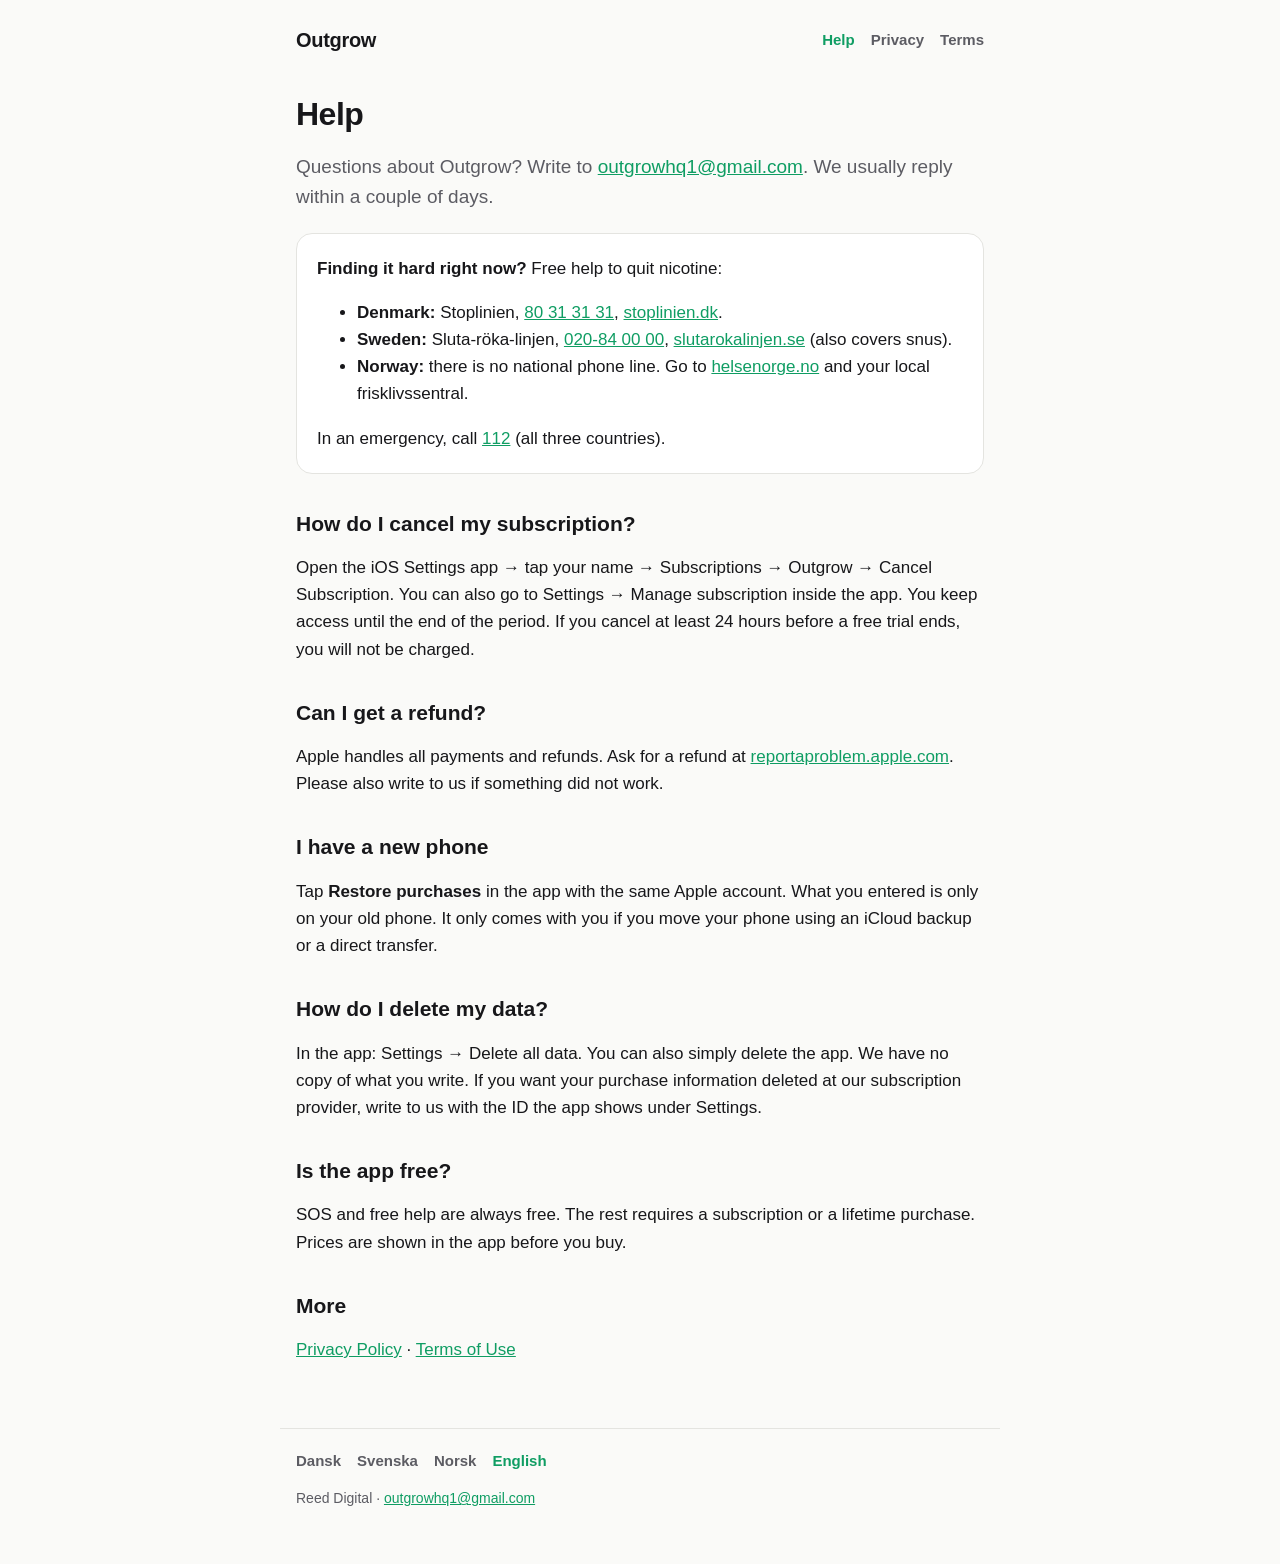
<file: index.html>
<!doctype html>
<html lang="da">
<head>
<meta charset="utf-8">
<meta name="viewport" content="width=device-width, initial-scale=1">
<title>Outgrow</title>
<link rel="stylesheet" href="style.css">
<script>
  // Send people to their own language; the links below work without JS.
  (function () {
    var langs = (navigator.languages || [navigator.language || '']).map(function (l) { return l.toLowerCase(); });
    for (var i = 0; i < langs.length; i++) {
      var l = langs[i];
      if (l.indexOf('da') === 0) return location.replace('da/');
      if (l.indexOf('sv') === 0) return location.replace('sv/');
      if (l.indexOf('nb') === 0 || l.indexOf('nn') === 0 || l.indexOf('no') === 0) return location.replace('nb/');
      if (l.indexOf('en') === 0) return location.replace('en/');
    }
  })();
</script>
</head>
<body>
<main>
  <h1>Outgrow</h1>
  <p class="lead">Vælg sprog · Välj språk · Velg språk · Choose language</p>
  <div class="card">
    <p><a href="da/">Dansk</a></p>
    <p><a href="sv/">Svenska</a></p>
    <p><a href="nb/">Norsk</a></p>
    <p><a href="en/">English</a></p>
  </div>
</main>
</body>
</html>
</file>
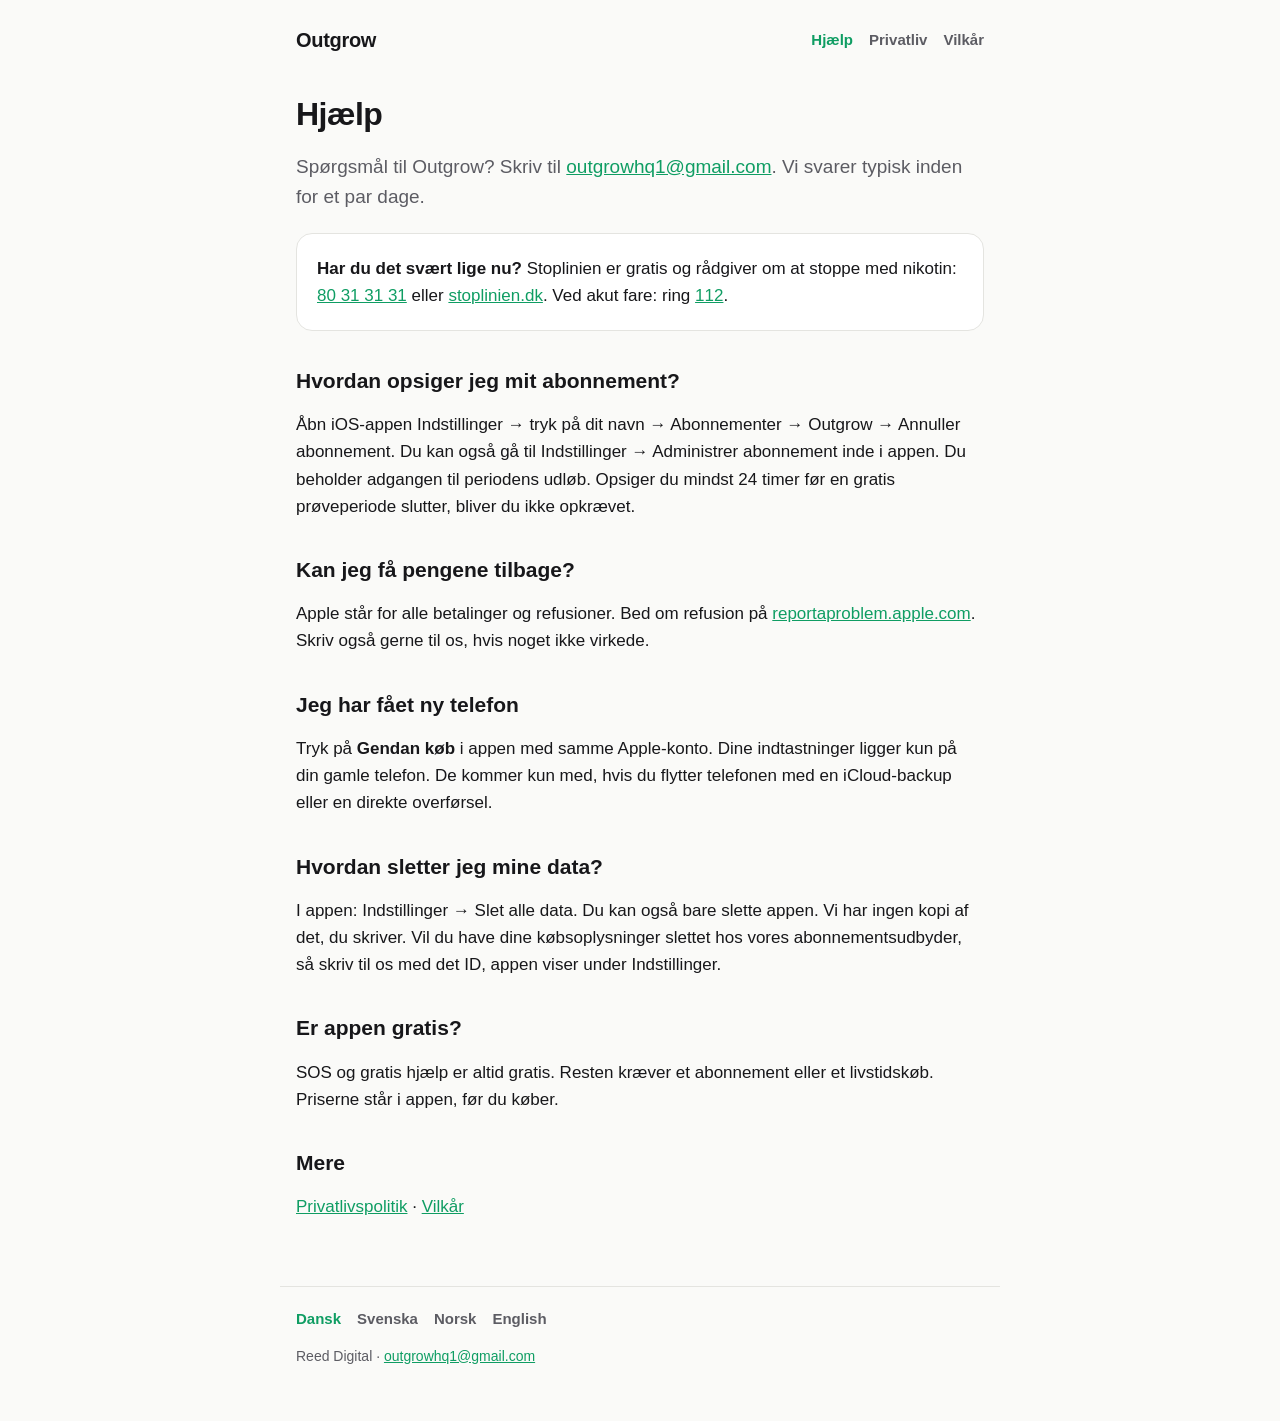
<file: da/index.html>
<!doctype html>
<html lang="da">
<head>
<meta charset="utf-8">
<meta name="viewport" content="width=device-width, initial-scale=1">
<title>Hjælp og kontakt · Outgrow</title>
<meta name="description" content="Hjælp til Outgrow: abonnement, opsigelse, refusion, gendan køb og dine data.">
<link rel="stylesheet" href="../style.css">
</head>
<body>
<header>
  <a class="brand" href="./">Outgrow</a>
  <nav><a href="./" aria-current="page">Hjælp</a><a href="privacy.html">Privatliv</a><a href="terms.html">Vilkår</a></nav>
</header>
<main>
<h1>Hjælp</h1>
<p class="lead">Spørgsmål til Outgrow? Skriv til <a href="mailto:outgrowhq1@gmail.com">outgrowhq1@gmail.com</a>. Vi svarer typisk inden for et par dage.</p>

<div class="card">
  <p><strong>Har du det svært lige nu?</strong> Stoplinien er gratis og rådgiver om at stoppe med nikotin: <a href="tel:80313131">80 31 31 31</a> eller <a href="https://stoplinien.dk">stoplinien.dk</a>. Ved akut fare: ring <a href="tel:112">112</a>.</p>
</div>

<h2>Hvordan opsiger jeg mit abonnement?</h2>
<p>Åbn iOS-appen Indstillinger → tryk på dit navn → Abonnementer → Outgrow → Annuller abonnement. Du kan også gå til Indstillinger → Administrer abonnement inde i appen. Du beholder adgangen til periodens udløb. Opsiger du mindst 24 timer før en gratis prøveperiode slutter, bliver du ikke opkrævet.</p>

<h2>Kan jeg få pengene tilbage?</h2>
<p>Apple står for alle betalinger og refusioner. Bed om refusion på <a href="https://reportaproblem.apple.com">reportaproblem.apple.com</a>. Skriv også gerne til os, hvis noget ikke virkede.</p>

<h2>Jeg har fået ny telefon</h2>
<p>Tryk på <strong>Gendan køb</strong> i appen med samme Apple-konto. Dine indtastninger ligger kun på din gamle telefon. De kommer kun med, hvis du flytter telefonen med en iCloud-backup eller en direkte overførsel.</p>

<h2>Hvordan sletter jeg mine data?</h2>
<p>I appen: Indstillinger → Slet alle data. Du kan også bare slette appen. Vi har ingen kopi af det, du skriver. Vil du have dine købsoplysninger slettet hos vores abonnementsudbyder, så skriv til os med det ID, appen viser under Indstillinger.</p>

<h2>Er appen gratis?</h2>
<p>SOS og gratis hjælp er altid gratis. Resten kræver et abonnement eller et livstidskøb. Priserne står i appen, før du køber.</p>

<h2>Mere</h2>
<p><a href="privacy.html">Privatlivspolitik</a> · <a href="terms.html">Vilkår</a></p>
</main>
<footer>
  <nav class="langs"><a href="../da/" hreflang="da" aria-current="true">Dansk</a><a href="../sv/" hreflang="sv">Svenska</a><a href="../nb/" hreflang="nb">Norsk</a><a href="../en/" hreflang="en">English</a></nav>
  <p>Reed Digital · <a href="mailto:outgrowhq1@gmail.com">outgrowhq1@gmail.com</a></p>
</footer>
</body>
</html>
</file>
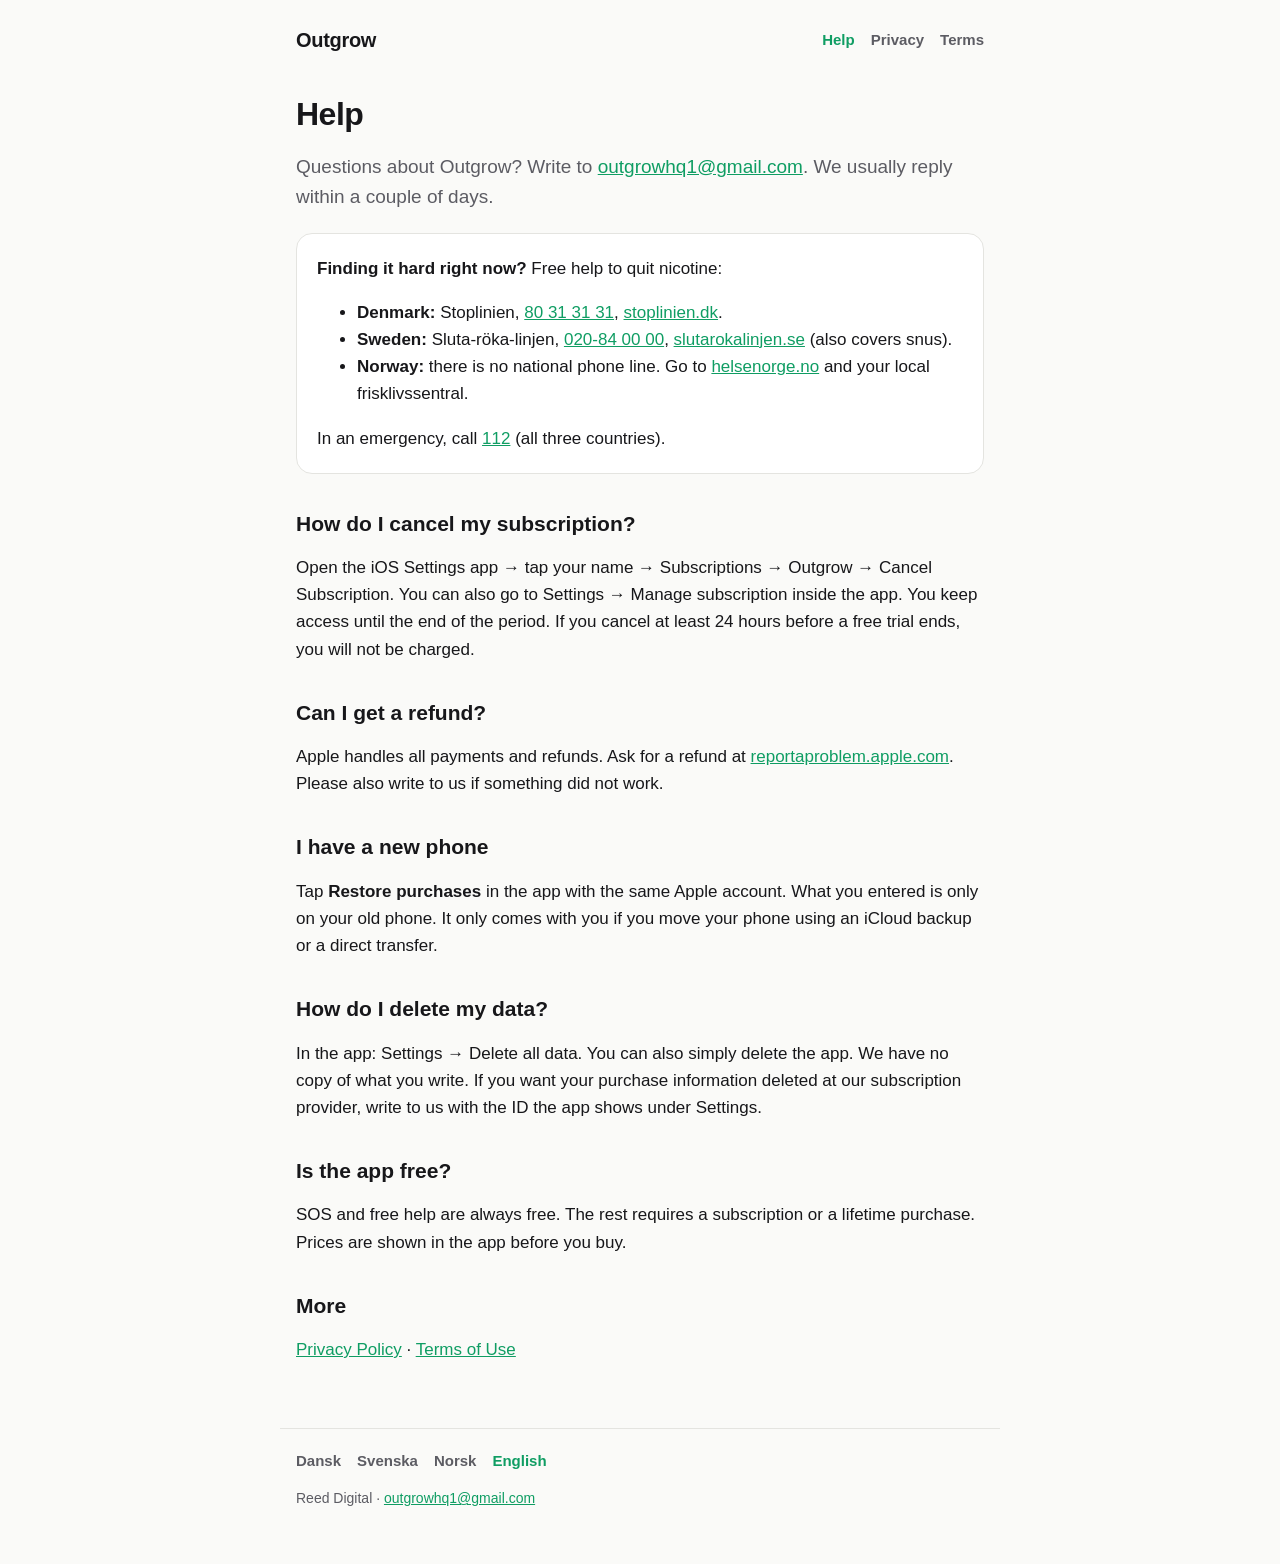
<file: en/index.html>
<!doctype html>
<html lang="en">
<head>
<meta charset="utf-8">
<meta name="viewport" content="width=device-width, initial-scale=1">
<title>Help · Outgrow</title>
<meta name="description" content="Help with Outgrow: subscription, cancelling, refunds, restoring purchases and your data.">
<link rel="stylesheet" href="../style.css">
</head>
<body>
<header>
  <a class="brand" href="./">Outgrow</a>
  <nav><a href="./" aria-current="page">Help</a><a href="privacy.html">Privacy</a><a href="terms.html">Terms</a></nav>
</header>
<main>
<h1>Help</h1>
<p class="lead">Questions about Outgrow? Write to <a href="mailto:outgrowhq1@gmail.com">outgrowhq1@gmail.com</a>. We usually reply within a couple of days.</p>

<div class="card">
  <p><strong>Finding it hard right now?</strong> Free help to quit nicotine:</p>
  <ul>
    <li><strong>Denmark:</strong> Stoplinien, <a href="tel:80313131">80 31 31 31</a>, <a href="https://stoplinien.dk">stoplinien.dk</a>.</li>
    <li><strong>Sweden:</strong> Sluta-röka-linjen, <a href="tel:020840000">020-84 00 00</a>, <a href="https://slutarokalinjen.se">slutarokalinjen.se</a> (also covers snus).</li>
    <li><strong>Norway:</strong> there is no national phone line. Go to <a href="https://helsenorge.no">helsenorge.no</a> and your local frisklivssentral.</li>
  </ul>
  <p>In an emergency, call <a href="tel:112">112</a> (all three countries).</p>
</div>

<h2>How do I cancel my subscription?</h2>
<p>Open the iOS Settings app → tap your name → Subscriptions → Outgrow → Cancel Subscription. You can also go to Settings → Manage subscription inside the app. You keep access until the end of the period. If you cancel at least 24 hours before a free trial ends, you will not be charged.</p>

<h2>Can I get a refund?</h2>
<p>Apple handles all payments and refunds. Ask for a refund at <a href="https://reportaproblem.apple.com">reportaproblem.apple.com</a>. Please also write to us if something did not work.</p>

<h2>I have a new phone</h2>
<p>Tap <strong>Restore purchases</strong> in the app with the same Apple account. What you entered is only on your old phone. It only comes with you if you move your phone using an iCloud backup or a direct transfer.</p>

<h2>How do I delete my data?</h2>
<p>In the app: Settings → Delete all data. You can also simply delete the app. We have no copy of what you write. If you want your purchase information deleted at our subscription provider, write to us with the ID the app shows under Settings.</p>

<h2>Is the app free?</h2>
<p>SOS and free help are always free. The rest requires a subscription or a lifetime purchase. Prices are shown in the app before you buy.</p>

<h2>More</h2>
<p><a href="privacy.html">Privacy Policy</a> · <a href="terms.html">Terms of Use</a></p>
</main>
<footer>
  <nav class="langs"><a href="../da/" hreflang="da">Dansk</a><a href="../sv/" hreflang="sv">Svenska</a><a href="../nb/" hreflang="nb">Norsk</a><a href="../en/" hreflang="en" aria-current="true">English</a></nav>
  <p>Reed Digital · <a href="mailto:outgrowhq1@gmail.com">outgrowhq1@gmail.com</a></p>
</footer>
</body>
</html>
</file>
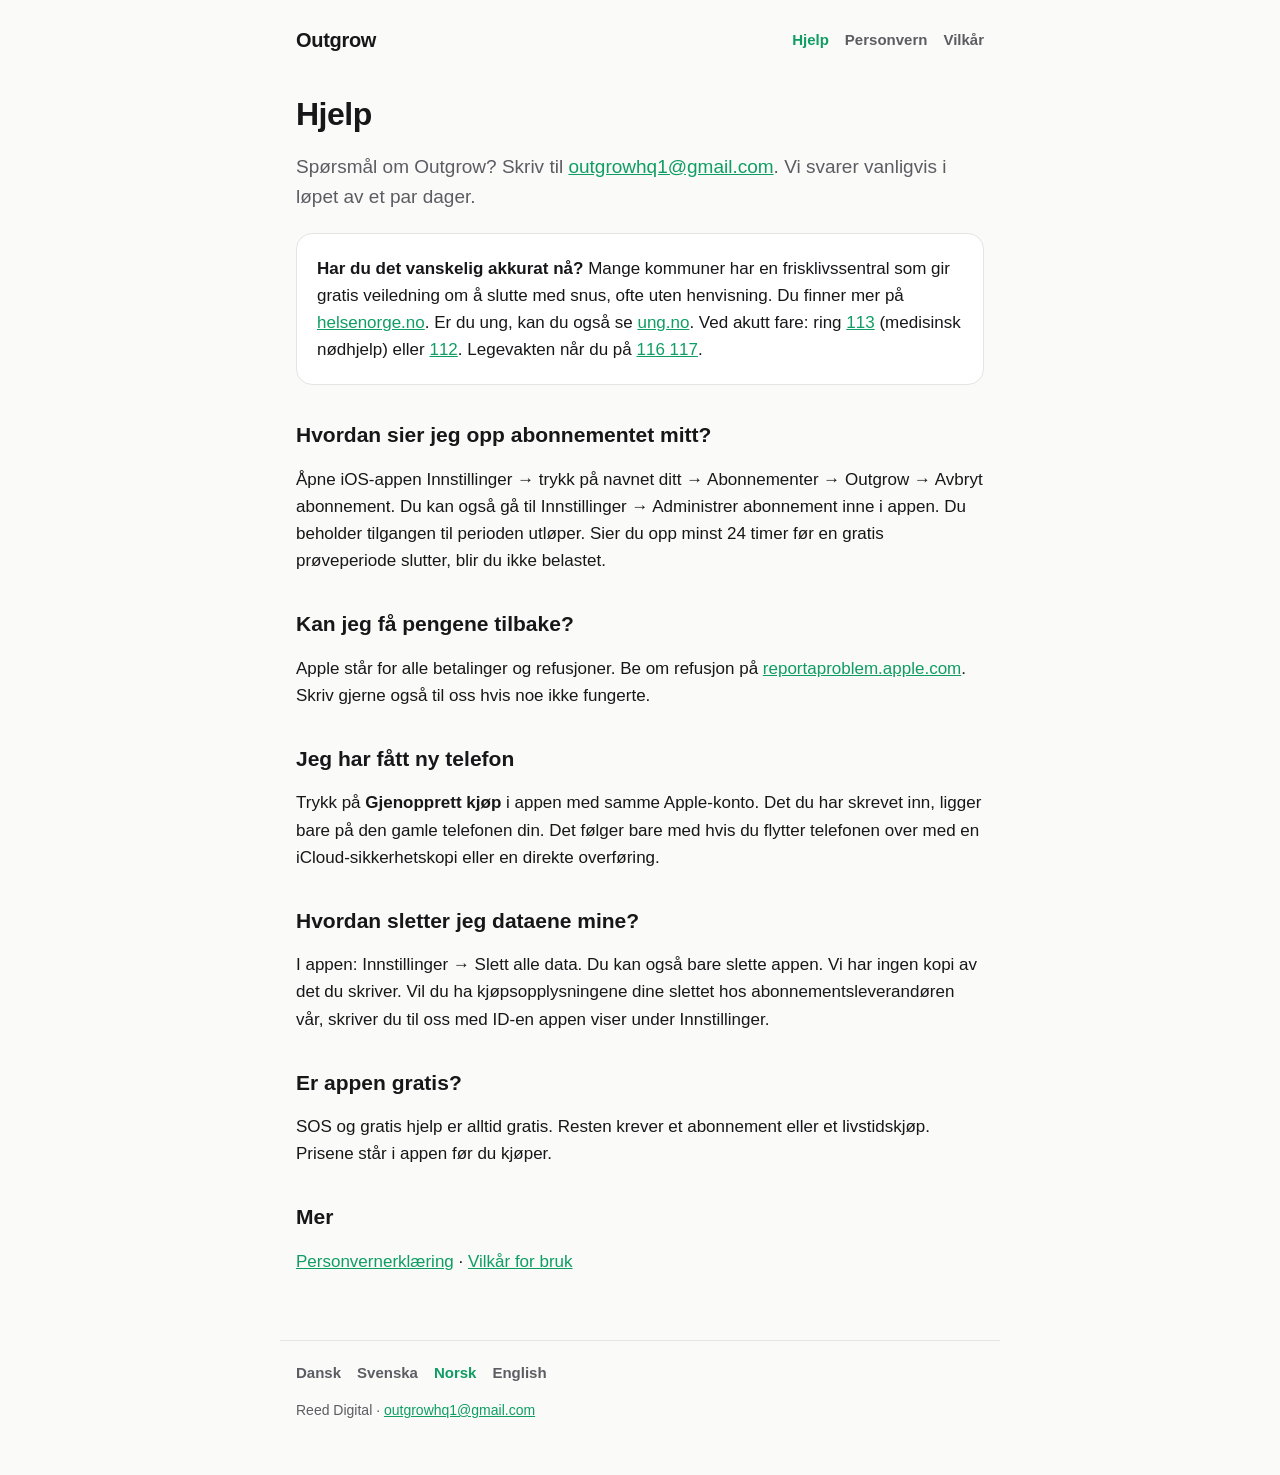
<file: nb/index.html>
<!doctype html>
<html lang="nb">
<head>
<meta charset="utf-8">
<meta name="viewport" content="width=device-width, initial-scale=1">
<title>Hjelp · Outgrow</title>
<meta name="description" content="Hjelp til Outgrow: abonnement, oppsigelse, refusjon, gjenopprett kjøp og dataene dine.">
<link rel="stylesheet" href="../style.css">
</head>
<body>
<header>
  <a class="brand" href="./">Outgrow</a>
  <nav><a href="./" aria-current="page">Hjelp</a><a href="privacy.html">Personvern</a><a href="terms.html">Vilkår</a></nav>
</header>
<main>
<h1>Hjelp</h1>
<p class="lead">Spørsmål om Outgrow? Skriv til <a href="mailto:outgrowhq1@gmail.com">outgrowhq1@gmail.com</a>. Vi svarer vanligvis i løpet av et par dager.</p>

<div class="card">
  <p><strong>Har du det vanskelig akkurat nå?</strong> Mange kommuner har en frisklivssentral som gir gratis veiledning om å slutte med snus, ofte uten henvisning. Du finner mer på <a href="https://www.helsenorge.no/snus-og-roykeslutt/">helsenorge.no</a>. Er du ung, kan du også se <a href="https://www.ung.no">ung.no</a>. Ved akutt fare: ring <a href="tel:113">113</a> (medisinsk nødhjelp) eller <a href="tel:112">112</a>. Legevakten når du på <a href="tel:116117">116 117</a>.</p>
</div>

<h2>Hvordan sier jeg opp abonnementet mitt?</h2>
<p>Åpne iOS-appen Innstillinger → trykk på navnet ditt → Abonnementer → Outgrow → Avbryt abonnement. Du kan også gå til Innstillinger → Administrer abonnement inne i appen. Du beholder tilgangen til perioden utløper. Sier du opp minst 24 timer før en gratis prøveperiode slutter, blir du ikke belastet.</p>

<h2>Kan jeg få pengene tilbake?</h2>
<p>Apple står for alle betalinger og refusjoner. Be om refusjon på <a href="https://reportaproblem.apple.com">reportaproblem.apple.com</a>. Skriv gjerne også til oss hvis noe ikke fungerte.</p>

<h2>Jeg har fått ny telefon</h2>
<p>Trykk på <strong>Gjenopprett kjøp</strong> i appen med samme Apple-konto. Det du har skrevet inn, ligger bare på den gamle telefonen din. Det følger bare med hvis du flytter telefonen over med en iCloud-sikkerhetskopi eller en direkte overføring.</p>

<h2>Hvordan sletter jeg dataene mine?</h2>
<p>I appen: Innstillinger → Slett alle data. Du kan også bare slette appen. Vi har ingen kopi av det du skriver. Vil du ha kjøpsopplysningene dine slettet hos abonnementsleverandøren vår, skriver du til oss med ID-en appen viser under Innstillinger.</p>

<h2>Er appen gratis?</h2>
<p>SOS og gratis hjelp er alltid gratis. Resten krever et abonnement eller et livstidskjøp. Prisene står i appen før du kjøper.</p>

<h2>Mer</h2>
<p><a href="privacy.html">Personvernerklæring</a> · <a href="terms.html">Vilkår for bruk</a></p>
</main>
<footer>
  <nav class="langs"><a href="../da/" hreflang="da">Dansk</a><a href="../sv/" hreflang="sv">Svenska</a><a href="../nb/" hreflang="nb" aria-current="true">Norsk</a><a href="../en/" hreflang="en">English</a></nav>
  <p>Reed Digital · <a href="mailto:outgrowhq1@gmail.com">outgrowhq1@gmail.com</a></p>
</footer>
</body>
</html>
</file>
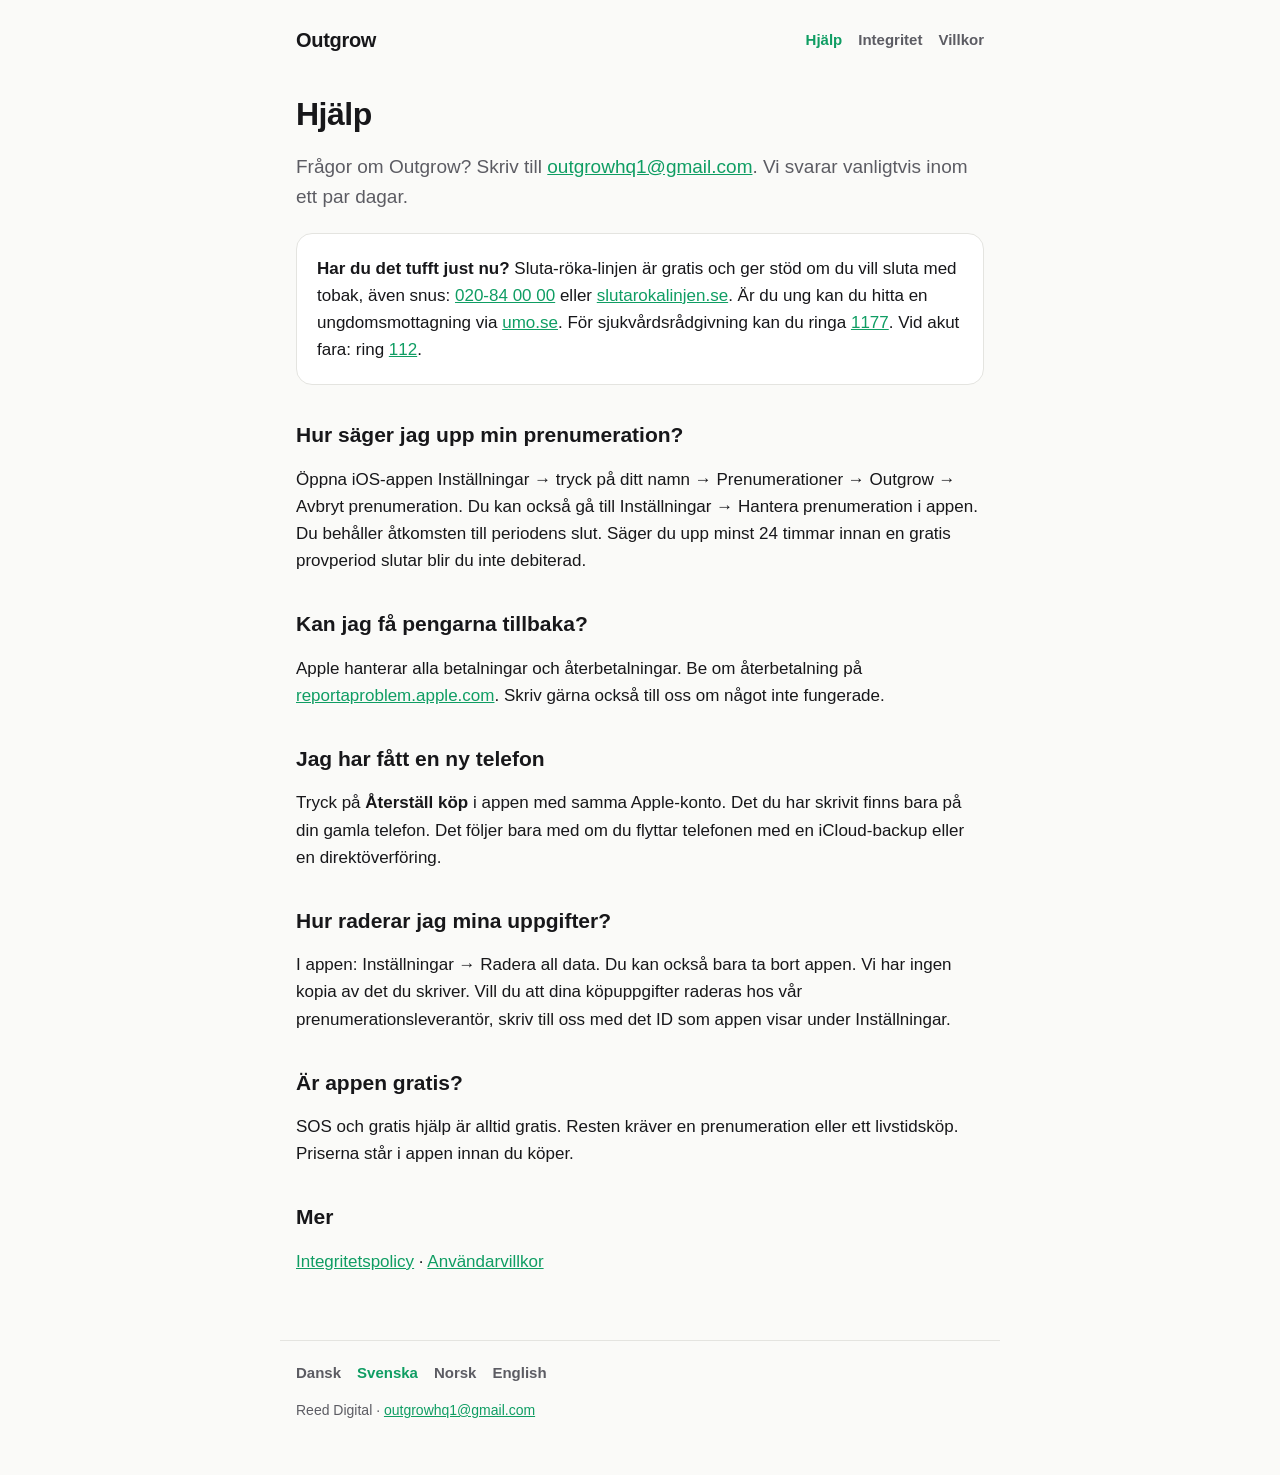
<file: sv/index.html>
<!doctype html>
<html lang="sv">
<head>
<meta charset="utf-8">
<meta name="viewport" content="width=device-width, initial-scale=1">
<title>Hjälp och kontakt · Outgrow</title>
<meta name="description" content="Hjälp med Outgrow: prenumeration, uppsägning, återbetalning, återställ köp och dina uppgifter.">
<link rel="stylesheet" href="../style.css">
</head>
<body>
<header>
  <a class="brand" href="./">Outgrow</a>
  <nav><a href="./" aria-current="page">Hjälp</a><a href="privacy.html">Integritet</a><a href="terms.html">Villkor</a></nav>
</header>
<main>
<h1>Hjälp</h1>
<p class="lead">Frågor om Outgrow? Skriv till <a href="mailto:outgrowhq1@gmail.com">outgrowhq1@gmail.com</a>. Vi svarar vanligtvis inom ett par dagar.</p>

<div class="card">
  <p><strong>Har du det tufft just nu?</strong> Sluta-röka-linjen är gratis och ger stöd om du vill sluta med tobak, även snus: <a href="tel:0208400000">020-84 00 00</a> eller <a href="https://www.slutarokalinjen.se">slutarokalinjen.se</a>. Är du ung kan du hitta en ungdomsmottagning via <a href="https://www.umo.se">umo.se</a>. För sjukvårdsrådgivning kan du ringa <a href="tel:1177">1177</a>. Vid akut fara: ring <a href="tel:112">112</a>.</p>
</div>

<h2>Hur säger jag upp min prenumeration?</h2>
<p>Öppna iOS-appen Inställningar → tryck på ditt namn → Prenumerationer → Outgrow → Avbryt prenumeration. Du kan också gå till Inställningar → Hantera prenumeration i appen. Du behåller åtkomsten till periodens slut. Säger du upp minst 24 timmar innan en gratis provperiod slutar blir du inte debiterad.</p>

<h2>Kan jag få pengarna tillbaka?</h2>
<p>Apple hanterar alla betalningar och återbetalningar. Be om återbetalning på <a href="https://reportaproblem.apple.com">reportaproblem.apple.com</a>. Skriv gärna också till oss om något inte fungerade.</p>

<h2>Jag har fått en ny telefon</h2>
<p>Tryck på <strong>Återställ köp</strong> i appen med samma Apple-konto. Det du har skrivit finns bara på din gamla telefon. Det följer bara med om du flyttar telefonen med en iCloud-backup eller en direktöverföring.</p>

<h2>Hur raderar jag mina uppgifter?</h2>
<p>I appen: Inställningar → Radera all data. Du kan också bara ta bort appen. Vi har ingen kopia av det du skriver. Vill du att dina köpuppgifter raderas hos vår prenumerationsleverantör, skriv till oss med det ID som appen visar under Inställningar.</p>

<h2>Är appen gratis?</h2>
<p>SOS och gratis hjälp är alltid gratis. Resten kräver en prenumeration eller ett livstidsköp. Priserna står i appen innan du köper.</p>

<h2>Mer</h2>
<p><a href="privacy.html">Integritetspolicy</a> · <a href="terms.html">Användarvillkor</a></p>
</main>
<footer>
  <nav class="langs"><a href="../da/" hreflang="da">Dansk</a><a href="../sv/" hreflang="sv" aria-current="true">Svenska</a><a href="../nb/" hreflang="nb">Norsk</a><a href="../en/" hreflang="en">English</a></nav>
  <p>Reed Digital · <a href="mailto:outgrowhq1@gmail.com">outgrowhq1@gmail.com</a></p>
</footer>
</body>
</html>
</file>
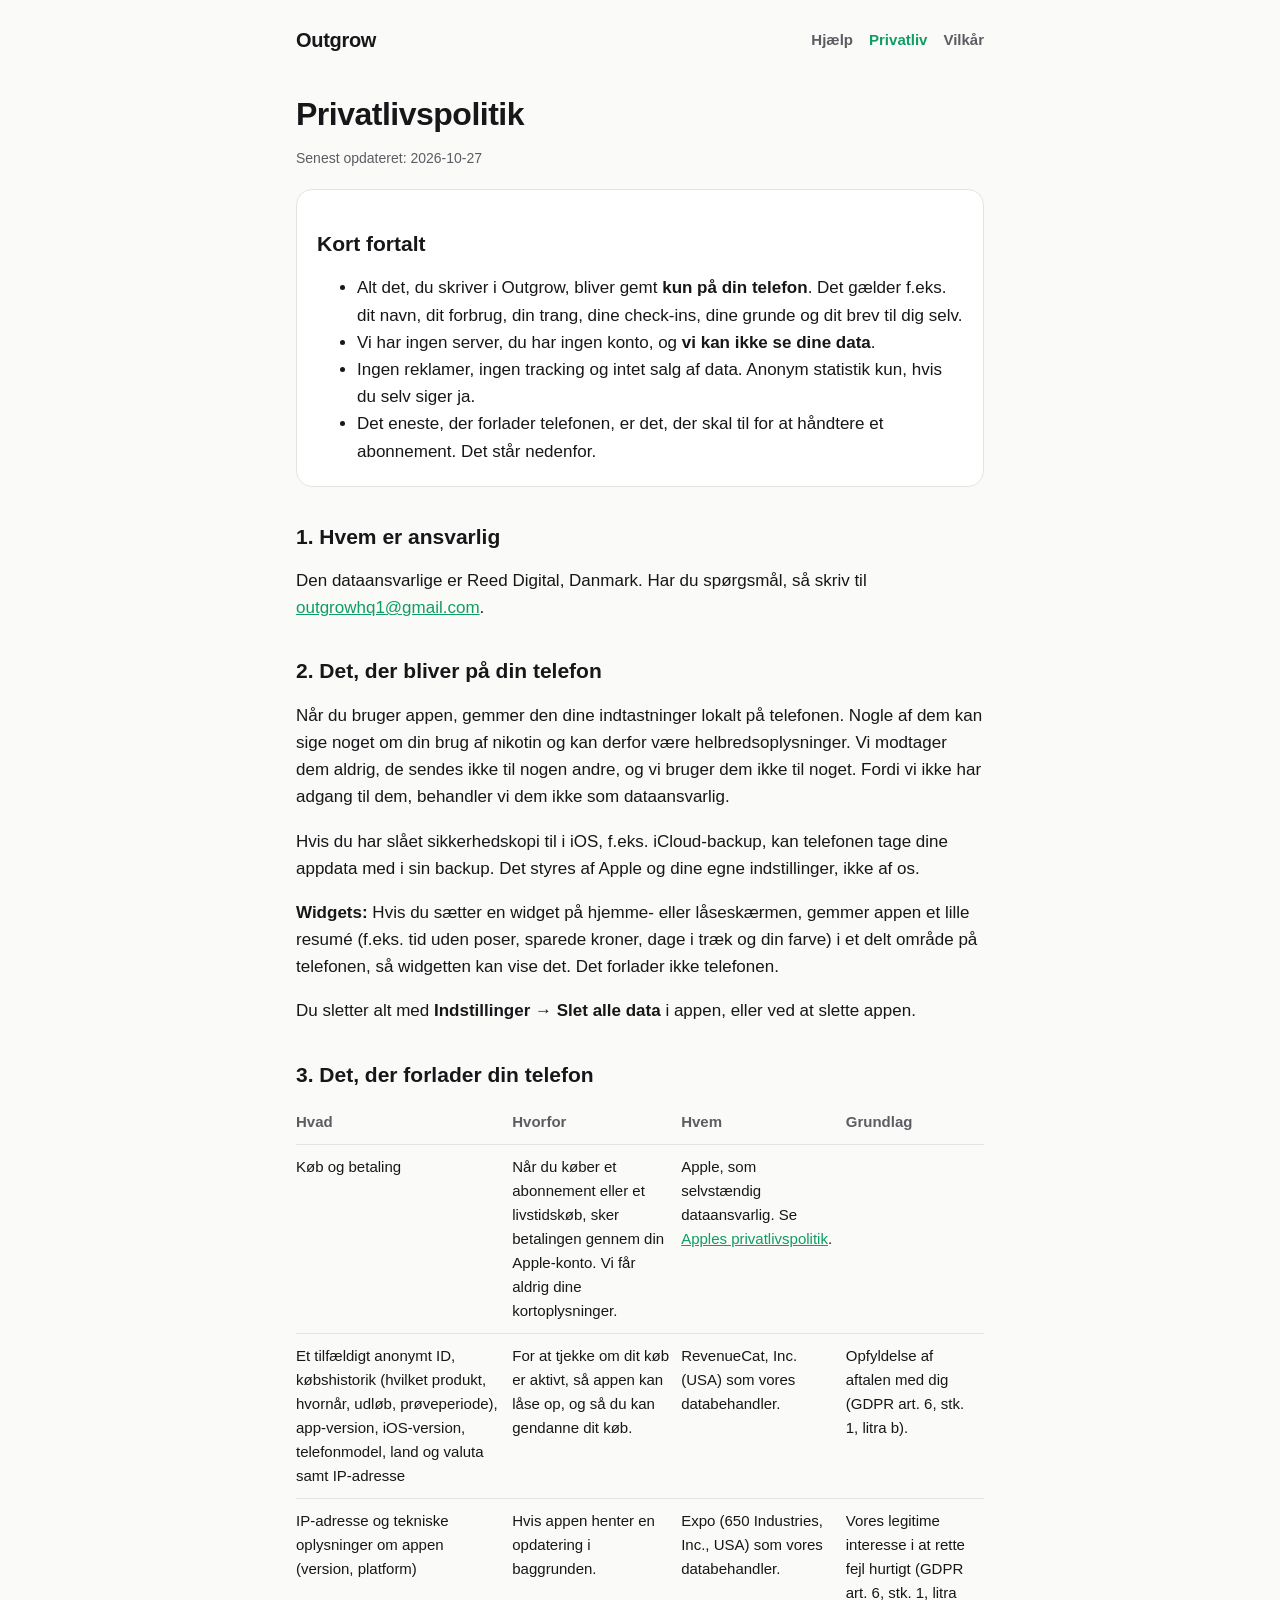
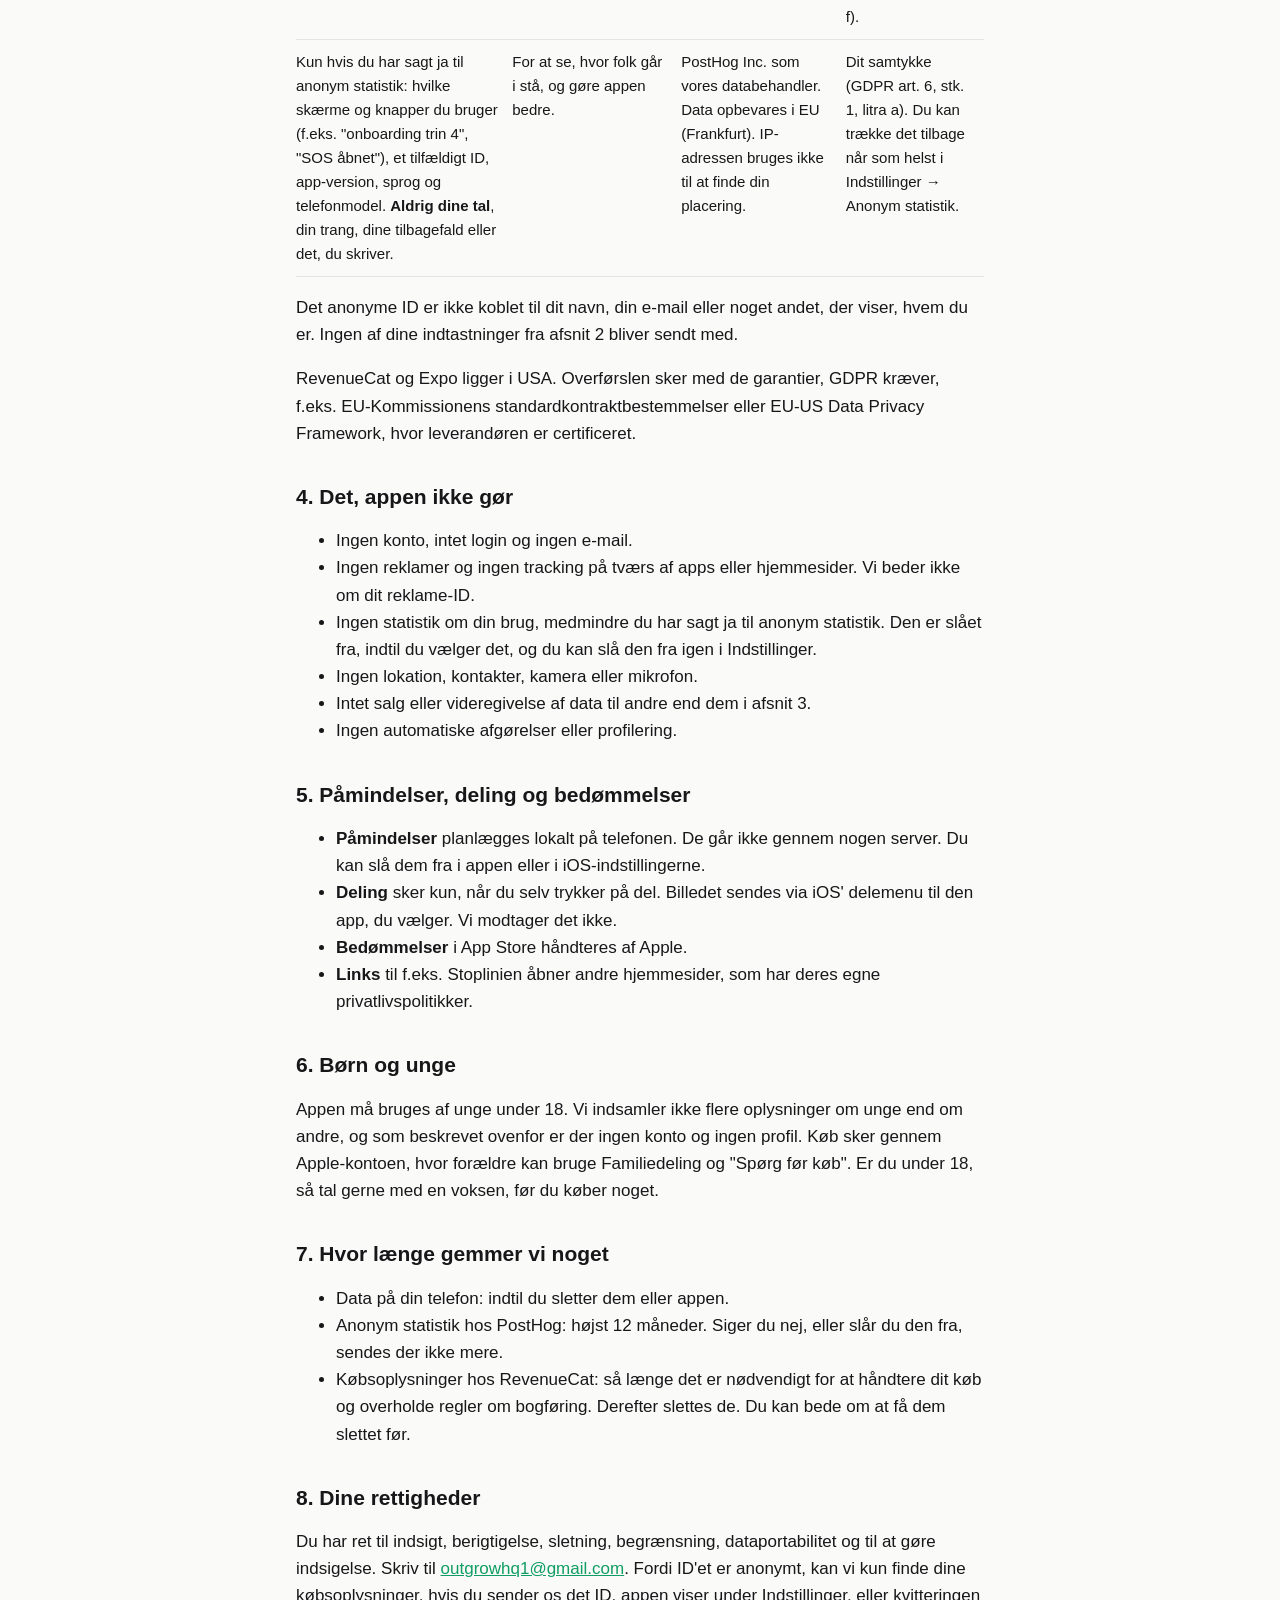
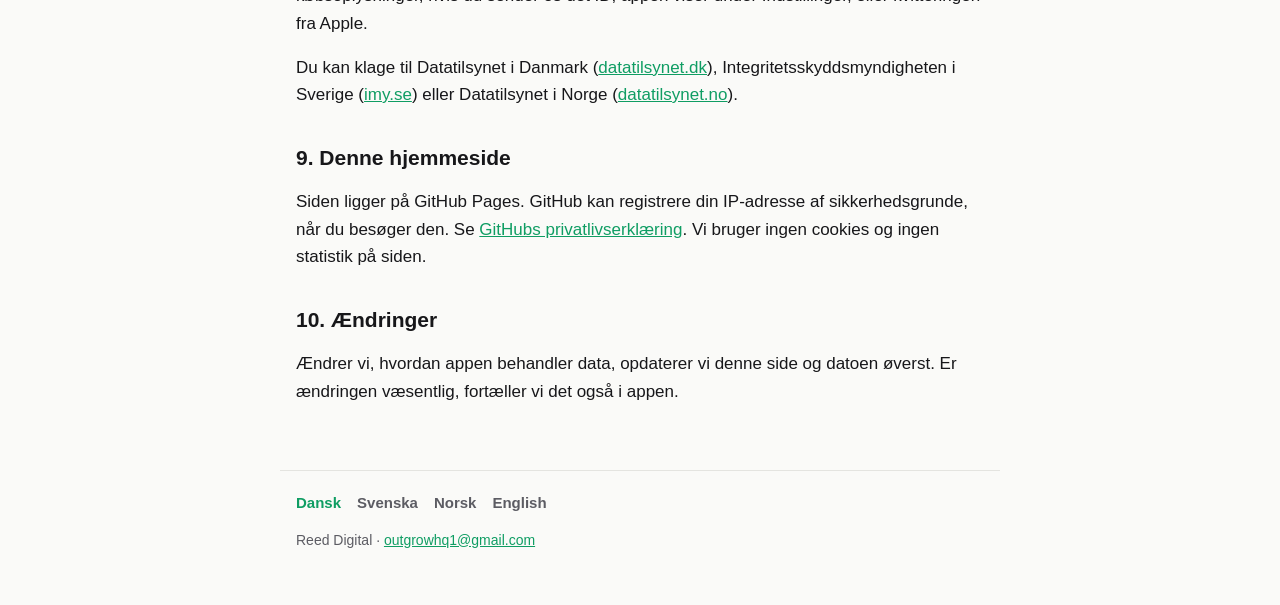
<file: da/privacy.html>
<!doctype html>
<html lang="da">
<head>
<meta charset="utf-8">
<meta name="viewport" content="width=device-width, initial-scale=1">
<title>Privatlivspolitik · Outgrow</title>
<meta name="description" content="Sådan behandler Outgrow dine oplysninger. Kort sagt: det du skriver i appen, bliver på din telefon.">
<link rel="stylesheet" href="../style.css">
</head>
<body>
<header>
  <a class="brand" href="./">Outgrow</a>
  <nav><a href="./">Hjælp</a><a href="privacy.html" aria-current="page">Privatliv</a><a href="terms.html">Vilkår</a></nav>
</header>
<main>
<h1>Privatlivspolitik</h1>
<p class="meta">Senest opdateret: 2026-10-27</p>

<div class="card">
  <h2>Kort fortalt</h2>
  <ul>
    <li>Alt det, du skriver i Outgrow, bliver gemt <strong>kun på din telefon</strong>. Det gælder f.eks. dit navn, dit forbrug, din trang, dine check-ins, dine grunde og dit brev til dig selv.</li>
    <li>Vi har ingen server, du har ingen konto, og <strong>vi kan ikke se dine data</strong>.</li>
    <li>Ingen reklamer, ingen tracking og intet salg af data. Anonym statistik kun, hvis du selv siger ja.</li>
    <li>Det eneste, der forlader telefonen, er det, der skal til for at håndtere et abonnement. Det står nedenfor.</li>
  </ul>
</div>

<h2>1. Hvem er ansvarlig</h2>
<p>Den dataansvarlige er Reed Digital, Danmark. Har du spørgsmål, så skriv til <a href="mailto:outgrowhq1@gmail.com">outgrowhq1@gmail.com</a>.</p>

<h2>2. Det, der bliver på din telefon</h2>
<p>Når du bruger appen, gemmer den dine indtastninger lokalt på telefonen. Nogle af dem kan sige noget om din brug af nikotin og kan derfor være helbredsoplysninger. Vi modtager dem aldrig, de sendes ikke til nogen andre, og vi bruger dem ikke til noget. Fordi vi ikke har adgang til dem, behandler vi dem ikke som dataansvarlig.</p>
<p>Hvis du har slået sikkerhedskopi til i iOS, f.eks. iCloud-backup, kan telefonen tage dine appdata med i sin backup. Det styres af Apple og dine egne indstillinger, ikke af os.</p>
<p><strong>Widgets:</strong> Hvis du sætter en widget på hjemme- eller låseskærmen, gemmer appen et lille resumé (f.eks. tid uden poser, sparede kroner, dage i træk og din farve) i et delt område på telefonen, så widgetten kan vise det. Det forlader ikke telefonen.</p>
<p>Du sletter alt med <strong>Indstillinger → Slet alle data</strong> i appen, eller ved at slette appen.</p>

<h2>3. Det, der forlader din telefon</h2>
<table>
  <thead><tr><th>Hvad</th><th>Hvorfor</th><th>Hvem</th><th>Grundlag</th></tr></thead>
  <tbody>
    <tr>
      <td>Køb og betaling</td>
      <td>Når du køber et abonnement eller et livstidskøb, sker betalingen gennem din Apple-konto. Vi får aldrig dine kortoplysninger.</td>
      <td>Apple, som selvstændig dataansvarlig. Se <a href="https://www.apple.com/legal/privacy/">Apples privatlivspolitik</a>.</td>
      <td></td>
    </tr>
    <tr>
      <td>Et tilfældigt anonymt ID, købshistorik (hvilket produkt, hvornår, udløb, prøveperiode), app-version, iOS-version, telefonmodel, land og valuta samt IP-adresse</td>
      <td>For at tjekke om dit køb er aktivt, så appen kan låse op, og så du kan gendanne dit køb.</td>
      <td>RevenueCat, Inc. (USA) som vores databehandler.</td>
      <td>Opfyldelse af aftalen med dig (GDPR art. 6, stk. 1, litra b).</td>
    </tr>
    <tr>
      <td>IP-adresse og tekniske oplysninger om appen (version, platform)</td>
      <td>Hvis appen henter en opdatering i baggrunden.</td>
      <td>Expo (650 Industries, Inc., USA) som vores databehandler.</td>
      <td>Vores legitime interesse i at rette fejl hurtigt (GDPR art. 6, stk. 1, litra f).</td>
    </tr>
    <tr>
      <td>Kun hvis du har sagt ja til anonym statistik: hvilke skærme og knapper du bruger (f.eks. "onboarding trin 4", "SOS åbnet"), et tilfældigt ID, app-version, sprog og telefonmodel. <strong>Aldrig dine tal</strong>, din trang, dine tilbagefald eller det, du skriver.</td>
      <td>For at se, hvor folk går i stå, og gøre appen bedre.</td>
      <td>PostHog Inc. som vores databehandler. Data opbevares i EU (Frankfurt). IP-adressen bruges ikke til at finde din placering.</td>
      <td>Dit samtykke (GDPR art. 6, stk. 1, litra a). Du kan trække det tilbage når som helst i Indstillinger → Anonym statistik.</td>
    </tr>
  </tbody>
</table>
<p>Det anonyme ID er ikke koblet til dit navn, din e-mail eller noget andet, der viser, hvem du er. Ingen af dine indtastninger fra afsnit 2 bliver sendt med.</p>
<p>RevenueCat og Expo ligger i USA. Overførslen sker med de garantier, GDPR kræver, f.eks. EU-Kommissionens standardkontraktbestemmelser eller EU-US Data Privacy Framework, hvor leverandøren er certificeret.</p>

<h2>4. Det, appen ikke gør</h2>
<ul>
  <li>Ingen konto, intet login og ingen e-mail.</li>
  <li>Ingen reklamer og ingen tracking på tværs af apps eller hjemmesider. Vi beder ikke om dit reklame-ID.</li>
  <li>Ingen statistik om din brug, medmindre du har sagt ja til anonym statistik. Den er slået fra, indtil du vælger det, og du kan slå den fra igen i Indstillinger.</li>
  <li>Ingen lokation, kontakter, kamera eller mikrofon.</li>
  <li>Intet salg eller videregivelse af data til andre end dem i afsnit 3.</li>
  <li>Ingen automatiske afgørelser eller profilering.</li>
</ul>

<h2>5. Påmindelser, deling og bedømmelser</h2>
<ul>
  <li><strong>Påmindelser</strong> planlægges lokalt på telefonen. De går ikke gennem nogen server. Du kan slå dem fra i appen eller i iOS-indstillingerne.</li>
  <li><strong>Deling</strong> sker kun, når du selv trykker på del. Billedet sendes via iOS' delemenu til den app, du vælger. Vi modtager det ikke.</li>
  <li><strong>Bedømmelser</strong> i App Store håndteres af Apple.</li>
  <li><strong>Links</strong> til f.eks. Stoplinien åbner andre hjemmesider, som har deres egne privatlivspolitikker.</li>
</ul>

<h2>6. Børn og unge</h2>
<p>Appen må bruges af unge under 18. Vi indsamler ikke flere oplysninger om unge end om andre, og som beskrevet ovenfor er der ingen konto og ingen profil. Køb sker gennem Apple-kontoen, hvor forældre kan bruge Familiedeling og "Spørg før køb". Er du under 18, så tal gerne med en voksen, før du køber noget.</p>

<h2>7. Hvor længe gemmer vi noget</h2>
<ul>
  <li>Data på din telefon: indtil du sletter dem eller appen.</li>
  <li>Anonym statistik hos PostHog: højst 12 måneder. Siger du nej, eller slår du den fra, sendes der ikke mere.</li>
  <li>Købsoplysninger hos RevenueCat: så længe det er nødvendigt for at håndtere dit køb og overholde regler om bogføring. Derefter slettes de. Du kan bede om at få dem slettet før.</li>
</ul>

<h2>8. Dine rettigheder</h2>
<p>Du har ret til indsigt, berigtigelse, sletning, begrænsning, dataportabilitet og til at gøre indsigelse. Skriv til <a href="mailto:outgrowhq1@gmail.com">outgrowhq1@gmail.com</a>. Fordi ID'et er anonymt, kan vi kun finde dine købsoplysninger, hvis du sender os det ID, appen viser under Indstillinger, eller kvitteringen fra Apple.</p>
<p>Du kan klage til Datatilsynet i Danmark (<a href="https://www.datatilsynet.dk">datatilsynet.dk</a>), Integritetsskyddsmyndigheten i Sverige (<a href="https://www.imy.se">imy.se</a>) eller Datatilsynet i Norge (<a href="https://www.datatilsynet.no">datatilsynet.no</a>).</p>

<h2>9. Denne hjemmeside</h2>
<p>Siden ligger på GitHub Pages. GitHub kan registrere din IP-adresse af sikkerhedsgrunde, når du besøger den. Se <a href="https://docs.github.com/site-policy/privacy-policies/github-general-privacy-statement">GitHubs privatlivserklæring</a>. Vi bruger ingen cookies og ingen statistik på siden.</p>

<h2>10. Ændringer</h2>
<p>Ændrer vi, hvordan appen behandler data, opdaterer vi denne side og datoen øverst. Er ændringen væsentlig, fortæller vi det også i appen.</p>
</main>
<footer>
  <nav class="langs"><a href="../da/privacy.html" hreflang="da" aria-current="true">Dansk</a><a href="../sv/privacy.html" hreflang="sv">Svenska</a><a href="../nb/privacy.html" hreflang="nb">Norsk</a><a href="../en/privacy.html" hreflang="en">English</a></nav>
  <p>Reed Digital · <a href="mailto:outgrowhq1@gmail.com">outgrowhq1@gmail.com</a></p>
</footer>
</body>
</html>
</file>
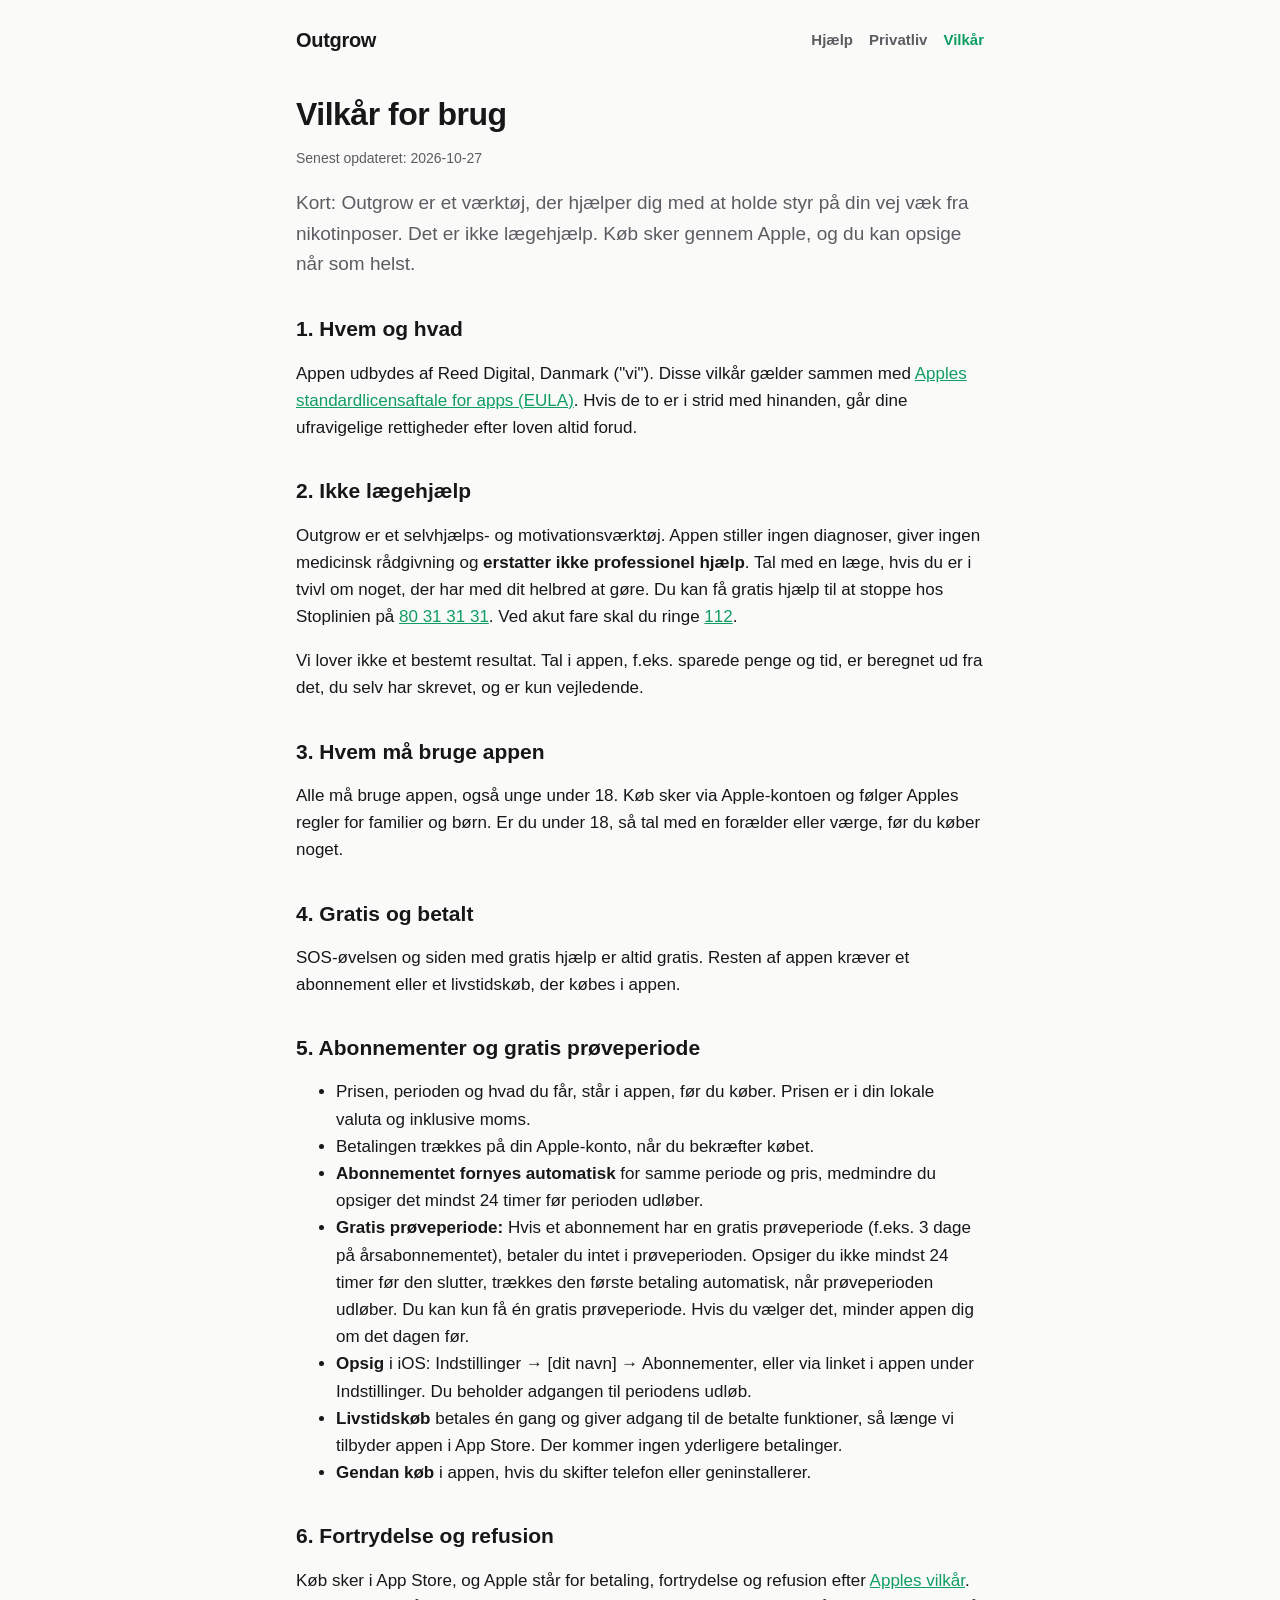
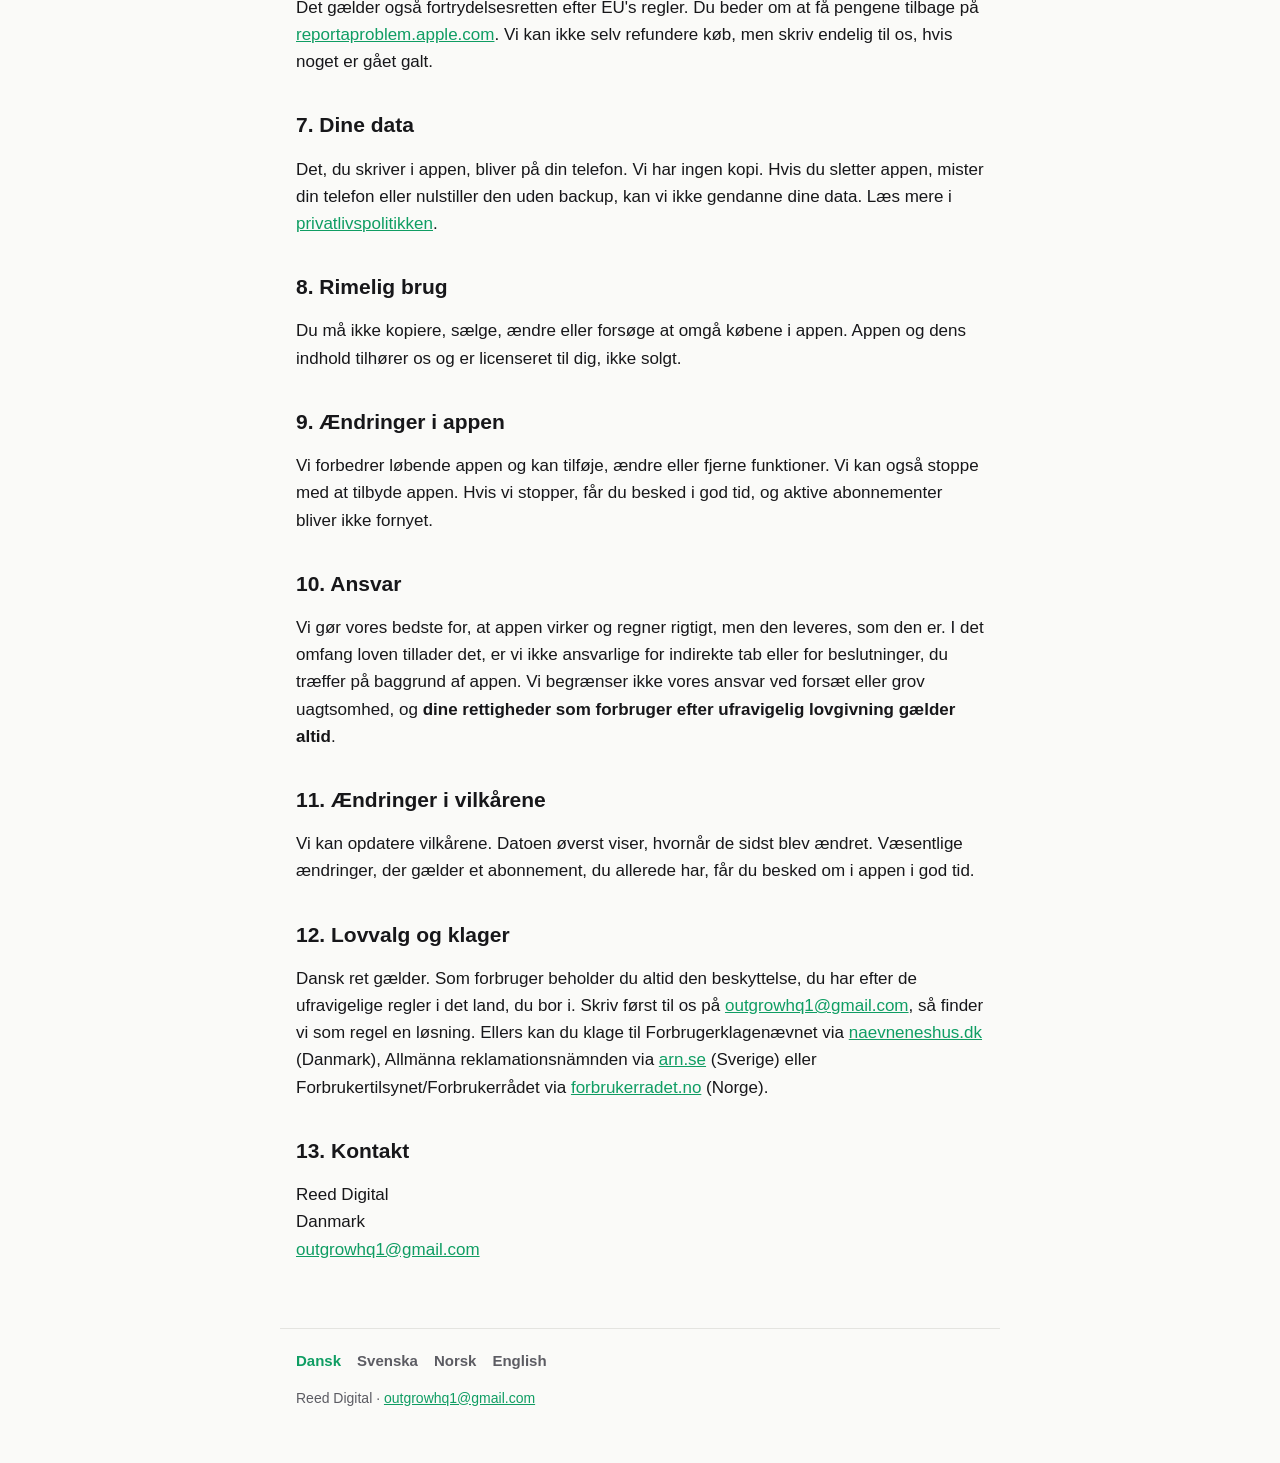
<file: da/terms.html>
<!doctype html>
<html lang="da">
<head>
<meta charset="utf-8">
<meta name="viewport" content="width=device-width, initial-scale=1">
<title>Vilkår · Outgrow</title>
<meta name="description" content="Vilkår for brug af Outgrow, abonnementer og køb.">
<link rel="stylesheet" href="../style.css">
</head>
<body>
<header>
  <a class="brand" href="./">Outgrow</a>
  <nav><a href="./">Hjælp</a><a href="privacy.html">Privatliv</a><a href="terms.html" aria-current="page">Vilkår</a></nav>
</header>
<main>
<h1>Vilkår for brug</h1>
<p class="meta">Senest opdateret: 2026-10-27</p>

<p class="lead">Kort: Outgrow er et værktøj, der hjælper dig med at holde styr på din vej væk fra nikotinposer. Det er ikke lægehjælp. Køb sker gennem Apple, og du kan opsige når som helst.</p>

<h2>1. Hvem og hvad</h2>
<p>Appen udbydes af Reed Digital, Danmark ("vi"). Disse vilkår gælder sammen med <a href="https://www.apple.com/legal/internet-services/itunes/dev/stdeula/">Apples standardlicensaftale for apps (EULA)</a>. Hvis de to er i strid med hinanden, går dine ufravigelige rettigheder efter loven altid forud.</p>

<h2>2. Ikke lægehjælp</h2>
<p>Outgrow er et selvhjælps- og motivationsværktøj. Appen stiller ingen diagnoser, giver ingen medicinsk rådgivning og <strong>erstatter ikke professionel hjælp</strong>. Tal med en læge, hvis du er i tvivl om noget, der har med dit helbred at gøre. Du kan få gratis hjælp til at stoppe hos Stoplinien på <a href="tel:80313131">80 31 31 31</a>. Ved akut fare skal du ringe <a href="tel:112">112</a>.</p>
<p>Vi lover ikke et bestemt resultat. Tal i appen, f.eks. sparede penge og tid, er beregnet ud fra det, du selv har skrevet, og er kun vejledende.</p>

<h2>3. Hvem må bruge appen</h2>
<p>Alle må bruge appen, også unge under 18. Køb sker via Apple-kontoen og følger Apples regler for familier og børn. Er du under 18, så tal med en forælder eller værge, før du køber noget.</p>

<h2>4. Gratis og betalt</h2>
<p>SOS-øvelsen og siden med gratis hjælp er altid gratis. Resten af appen kræver et abonnement eller et livstidskøb, der købes i appen.</p>

<h2>5. Abonnementer og gratis prøveperiode</h2>
<ul>
  <li>Prisen, perioden og hvad du får, står i appen, før du køber. Prisen er i din lokale valuta og inklusive moms.</li>
  <li>Betalingen trækkes på din Apple-konto, når du bekræfter købet.</li>
  <li><strong>Abonnementet fornyes automatisk</strong> for samme periode og pris, medmindre du opsiger det mindst 24 timer før perioden udløber.</li>
  <li><strong>Gratis prøveperiode:</strong> Hvis et abonnement har en gratis prøveperiode (f.eks. 3 dage på årsabonnementet), betaler du intet i prøveperioden. Opsiger du ikke mindst 24 timer før den slutter, trækkes den første betaling automatisk, når prøveperioden udløber. Du kan kun få én gratis prøveperiode. Hvis du vælger det, minder appen dig om det dagen før.</li>
  <li><strong>Opsig</strong> i iOS: Indstillinger → [dit navn] → Abonnementer, eller via linket i appen under Indstillinger. Du beholder adgangen til periodens udløb.</li>
  <li><strong>Livstidskøb</strong> betales én gang og giver adgang til de betalte funktioner, så længe vi tilbyder appen i App Store. Der kommer ingen yderligere betalinger.</li>
  <li><strong>Gendan køb</strong> i appen, hvis du skifter telefon eller geninstallerer.</li>
</ul>

<h2>6. Fortrydelse og refusion</h2>
<p>Køb sker i App Store, og Apple står for betaling, fortrydelse og refusion efter <a href="https://www.apple.com/legal/internet-services/itunes/">Apples vilkår</a>. Det gælder også fortrydelsesretten efter EU's regler. Du beder om at få pengene tilbage på <a href="https://reportaproblem.apple.com">reportaproblem.apple.com</a>. Vi kan ikke selv refundere køb, men skriv endelig til os, hvis noget er gået galt.</p>

<h2>7. Dine data</h2>
<p>Det, du skriver i appen, bliver på din telefon. Vi har ingen kopi. Hvis du sletter appen, mister din telefon eller nulstiller den uden backup, kan vi ikke gendanne dine data. Læs mere i <a href="privacy.html">privatlivspolitikken</a>.</p>

<h2>8. Rimelig brug</h2>
<p>Du må ikke kopiere, sælge, ændre eller forsøge at omgå købene i appen. Appen og dens indhold tilhører os og er licenseret til dig, ikke solgt.</p>

<h2>9. Ændringer i appen</h2>
<p>Vi forbedrer løbende appen og kan tilføje, ændre eller fjerne funktioner. Vi kan også stoppe med at tilbyde appen. Hvis vi stopper, får du besked i god tid, og aktive abonnementer bliver ikke fornyet.</p>

<h2>10. Ansvar</h2>
<p>Vi gør vores bedste for, at appen virker og regner rigtigt, men den leveres, som den er. I det omfang loven tillader det, er vi ikke ansvarlige for indirekte tab eller for beslutninger, du træffer på baggrund af appen. Vi begrænser ikke vores ansvar ved forsæt eller grov uagtsomhed, og <strong>dine rettigheder som forbruger efter ufravigelig lovgivning gælder altid</strong>.</p>

<h2>11. Ændringer i vilkårene</h2>
<p>Vi kan opdatere vilkårene. Datoen øverst viser, hvornår de sidst blev ændret. Væsentlige ændringer, der gælder et abonnement, du allerede har, får du besked om i appen i god tid.</p>

<h2>12. Lovvalg og klager</h2>
<p>Dansk ret gælder. Som forbruger beholder du altid den beskyttelse, du har efter de ufravigelige regler i det land, du bor i. Skriv først til os på <a href="mailto:outgrowhq1@gmail.com">outgrowhq1@gmail.com</a>, så finder vi som regel en løsning. Ellers kan du klage til Forbrugerklagenævnet via <a href="https://naevneneshus.dk">naevneneshus.dk</a> (Danmark), Allmänna reklamationsnämnden via <a href="https://www.arn.se">arn.se</a> (Sverige) eller Forbrukertilsynet/Forbrukerrådet via <a href="https://www.forbrukerradet.no">forbrukerradet.no</a> (Norge).</p>

<h2>13. Kontakt</h2>
<p>Reed Digital<br>Danmark<br><a href="mailto:outgrowhq1@gmail.com">outgrowhq1@gmail.com</a></p>
</main>
<footer>
  <nav class="langs"><a href="../da/terms.html" hreflang="da" aria-current="true">Dansk</a><a href="../sv/terms.html" hreflang="sv">Svenska</a><a href="../nb/terms.html" hreflang="nb">Norsk</a><a href="../en/terms.html" hreflang="en">English</a></nav>
  <p>Reed Digital · <a href="mailto:outgrowhq1@gmail.com">outgrowhq1@gmail.com</a></p>
</footer>
</body>
</html>
</file>
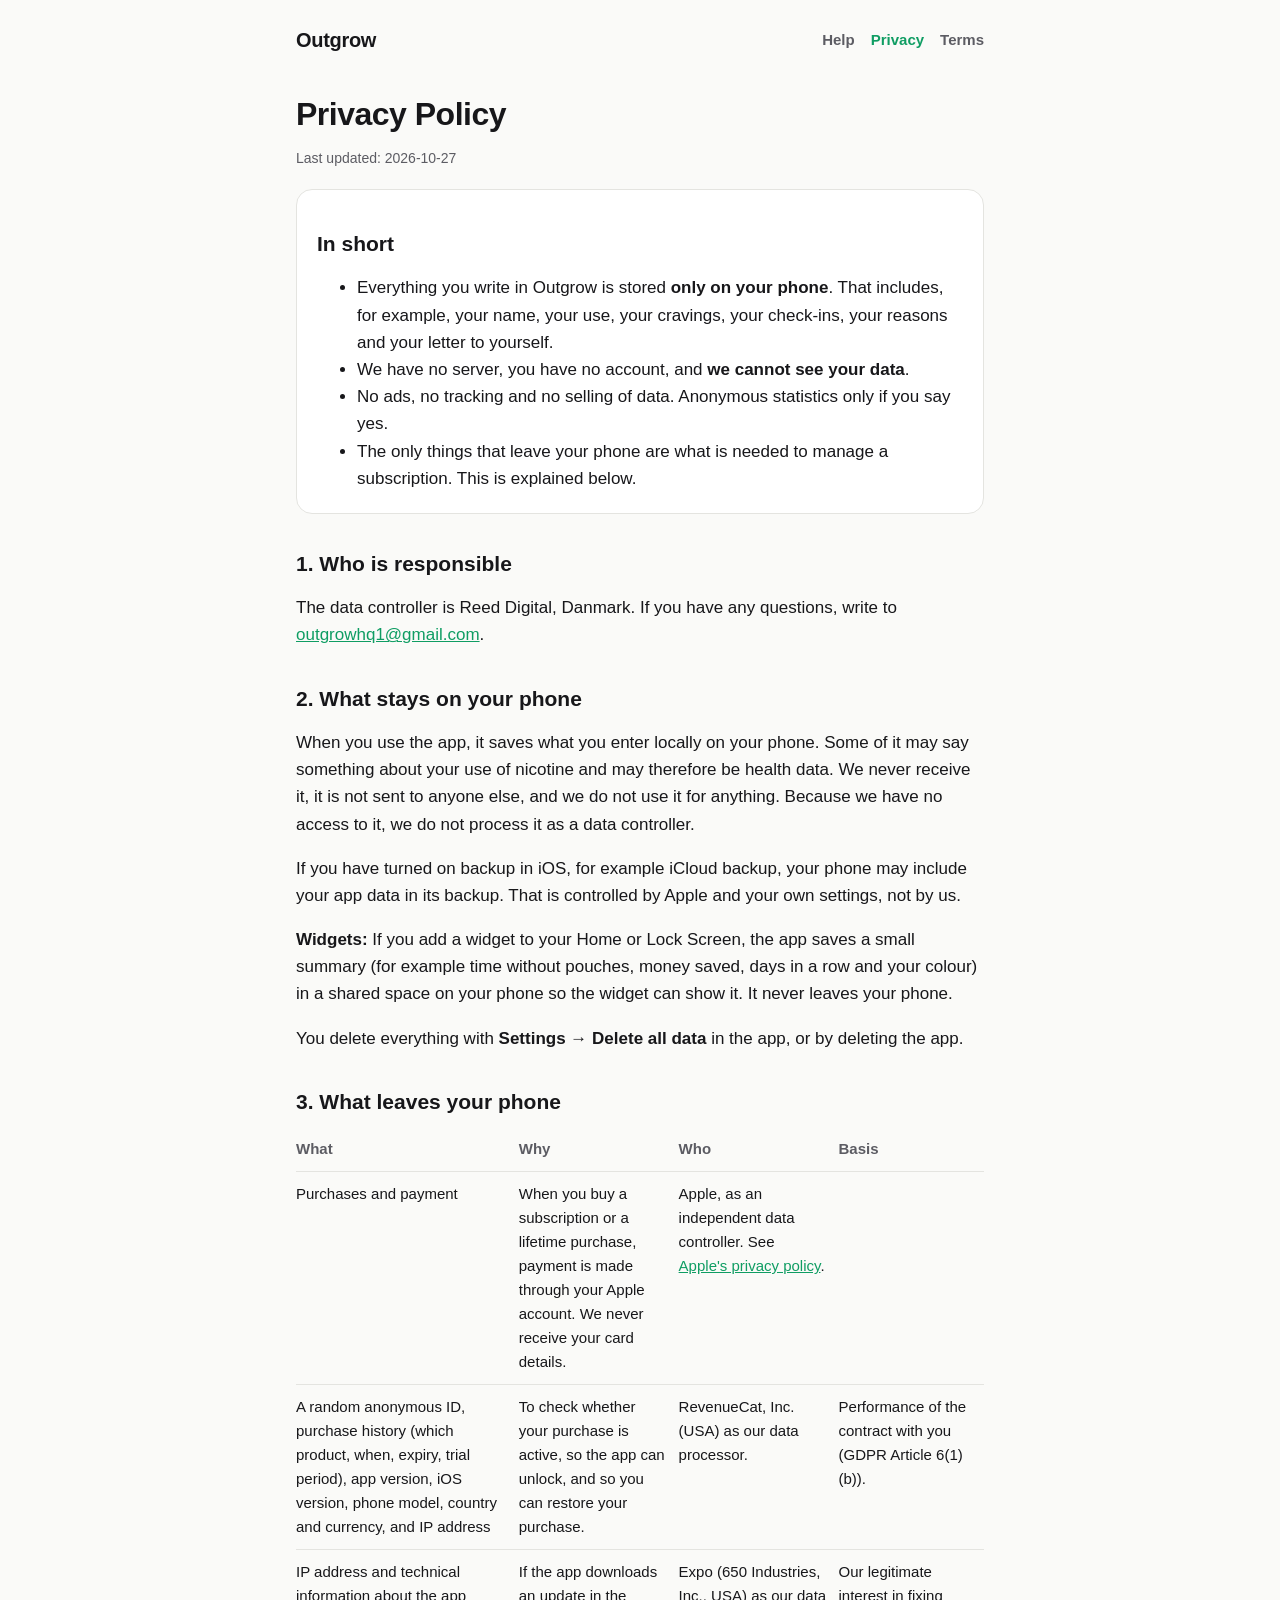
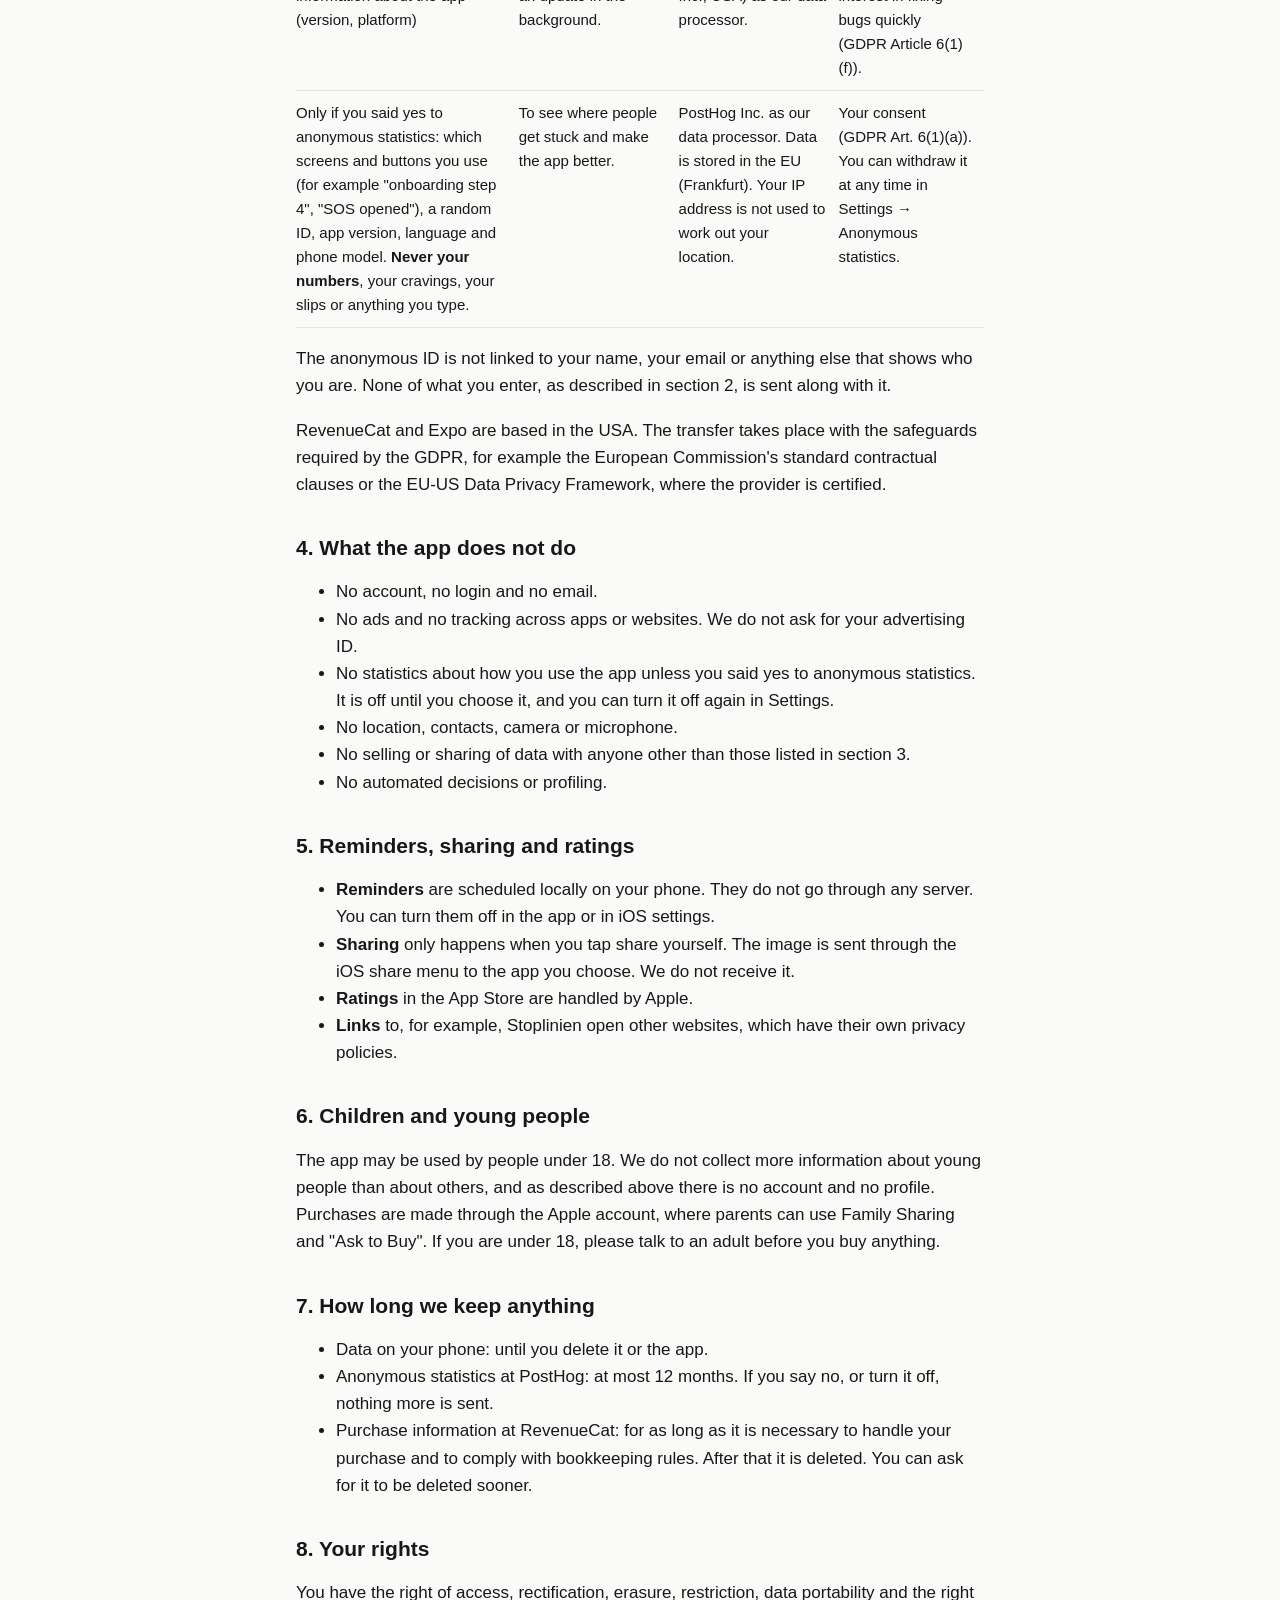
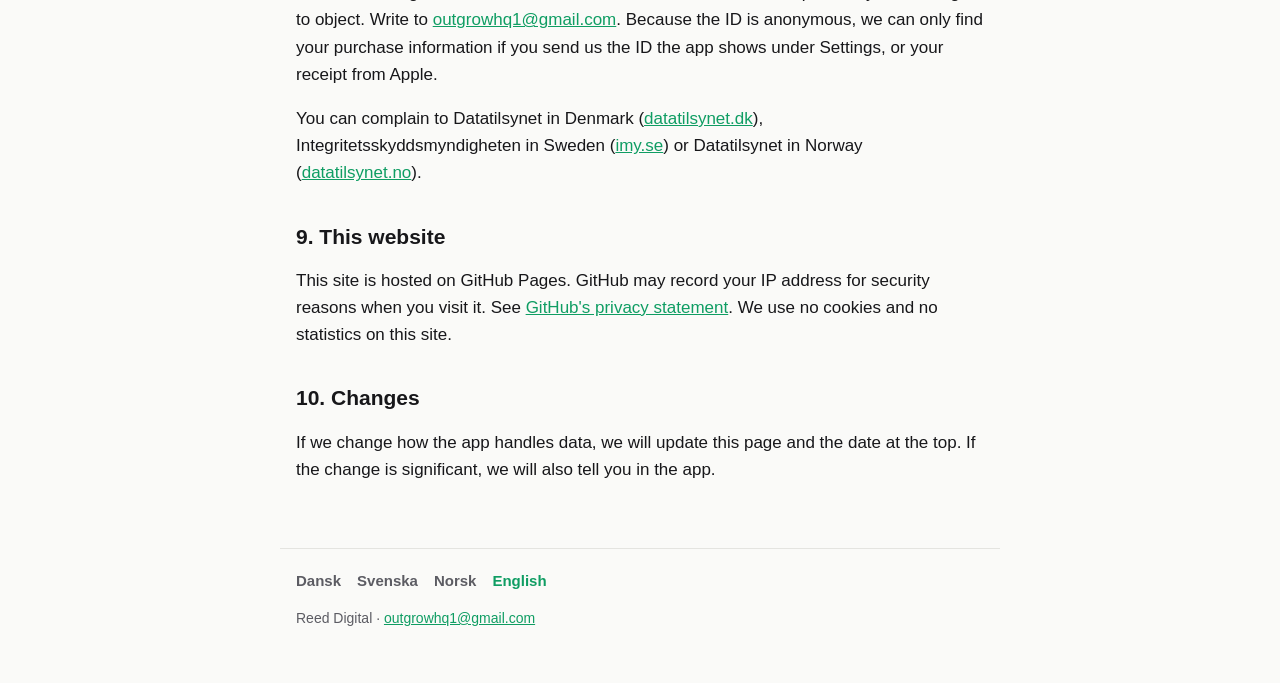
<file: en/privacy.html>
<!doctype html>
<html lang="en">
<head>
<meta charset="utf-8">
<meta name="viewport" content="width=device-width, initial-scale=1">
<title>Privacy Policy · Outgrow</title>
<meta name="description" content="How Outgrow handles your information. In short: what you write in the app stays on your phone.">
<link rel="stylesheet" href="../style.css">
</head>
<body>
<header>
  <a class="brand" href="./">Outgrow</a>
  <nav><a href="./">Help</a><a href="privacy.html" aria-current="page">Privacy</a><a href="terms.html">Terms</a></nav>
</header>
<main>
<h1>Privacy Policy</h1>
<p class="meta">Last updated: 2026-10-27</p>

<div class="card">
  <h2>In short</h2>
  <ul>
    <li>Everything you write in Outgrow is stored <strong>only on your phone</strong>. That includes, for example, your name, your use, your cravings, your check-ins, your reasons and your letter to yourself.</li>
    <li>We have no server, you have no account, and <strong>we cannot see your data</strong>.</li>
    <li>No ads, no tracking and no selling of data. Anonymous statistics only if you say yes.</li>
    <li>The only things that leave your phone are what is needed to manage a subscription. This is explained below.</li>
  </ul>
</div>

<h2>1. Who is responsible</h2>
<p>The data controller is Reed Digital, Danmark. If you have any questions, write to <a href="mailto:outgrowhq1@gmail.com">outgrowhq1@gmail.com</a>.</p>

<h2>2. What stays on your phone</h2>
<p>When you use the app, it saves what you enter locally on your phone. Some of it may say something about your use of nicotine and may therefore be health data. We never receive it, it is not sent to anyone else, and we do not use it for anything. Because we have no access to it, we do not process it as a data controller.</p>
<p>If you have turned on backup in iOS, for example iCloud backup, your phone may include your app data in its backup. That is controlled by Apple and your own settings, not by us.</p>
<p><strong>Widgets:</strong> If you add a widget to your Home or Lock Screen, the app saves a small summary (for example time without pouches, money saved, days in a row and your colour) in a shared space on your phone so the widget can show it. It never leaves your phone.</p>
<p>You delete everything with <strong>Settings → Delete all data</strong> in the app, or by deleting the app.</p>

<h2>3. What leaves your phone</h2>
<table>
  <thead><tr><th>What</th><th>Why</th><th>Who</th><th>Basis</th></tr></thead>
  <tbody>
    <tr>
      <td>Purchases and payment</td>
      <td>When you buy a subscription or a lifetime purchase, payment is made through your Apple account. We never receive your card details.</td>
      <td>Apple, as an independent data controller. See <a href="https://www.apple.com/legal/privacy/">Apple's privacy policy</a>.</td>
      <td></td>
    </tr>
    <tr>
      <td>A random anonymous ID, purchase history (which product, when, expiry, trial period), app version, iOS version, phone model, country and currency, and IP address</td>
      <td>To check whether your purchase is active, so the app can unlock, and so you can restore your purchase.</td>
      <td>RevenueCat, Inc. (USA) as our data processor.</td>
      <td>Performance of the contract with you (GDPR Article 6(1)(b)).</td>
    </tr>
    <tr>
      <td>IP address and technical information about the app (version, platform)</td>
      <td>If the app downloads an update in the background.</td>
      <td>Expo (650 Industries, Inc., USA) as our data processor.</td>
      <td>Our legitimate interest in fixing bugs quickly (GDPR Article 6(1)(f)).</td>
    </tr>
    <tr>
      <td>Only if you said yes to anonymous statistics: which screens and buttons you use (for example "onboarding step 4", "SOS opened"), a random ID, app version, language and phone model. <strong>Never your numbers</strong>, your cravings, your slips or anything you type.</td>
      <td>To see where people get stuck and make the app better.</td>
      <td>PostHog Inc. as our data processor. Data is stored in the EU (Frankfurt). Your IP address is not used to work out your location.</td>
      <td>Your consent (GDPR Art. 6(1)(a)). You can withdraw it at any time in Settings → Anonymous statistics.</td>
    </tr>
  </tbody>
</table>
<p>The anonymous ID is not linked to your name, your email or anything else that shows who you are. None of what you enter, as described in section 2, is sent along with it.</p>
<p>RevenueCat and Expo are based in the USA. The transfer takes place with the safeguards required by the GDPR, for example the European Commission's standard contractual clauses or the EU-US Data Privacy Framework, where the provider is certified.</p>

<h2>4. What the app does not do</h2>
<ul>
  <li>No account, no login and no email.</li>
  <li>No ads and no tracking across apps or websites. We do not ask for your advertising ID.</li>
  <li>No statistics about how you use the app unless you said yes to anonymous statistics. It is off until you choose it, and you can turn it off again in Settings.</li>
  <li>No location, contacts, camera or microphone.</li>
  <li>No selling or sharing of data with anyone other than those listed in section 3.</li>
  <li>No automated decisions or profiling.</li>
</ul>

<h2>5. Reminders, sharing and ratings</h2>
<ul>
  <li><strong>Reminders</strong> are scheduled locally on your phone. They do not go through any server. You can turn them off in the app or in iOS settings.</li>
  <li><strong>Sharing</strong> only happens when you tap share yourself. The image is sent through the iOS share menu to the app you choose. We do not receive it.</li>
  <li><strong>Ratings</strong> in the App Store are handled by Apple.</li>
  <li><strong>Links</strong> to, for example, Stoplinien open other websites, which have their own privacy policies.</li>
</ul>

<h2>6. Children and young people</h2>
<p>The app may be used by people under 18. We do not collect more information about young people than about others, and as described above there is no account and no profile. Purchases are made through the Apple account, where parents can use Family Sharing and "Ask to Buy". If you are under 18, please talk to an adult before you buy anything.</p>

<h2>7. How long we keep anything</h2>
<ul>
  <li>Data on your phone: until you delete it or the app.</li>
  <li>Anonymous statistics at PostHog: at most 12 months. If you say no, or turn it off, nothing more is sent.</li>
  <li>Purchase information at RevenueCat: for as long as it is necessary to handle your purchase and to comply with bookkeeping rules. After that it is deleted. You can ask for it to be deleted sooner.</li>
</ul>

<h2>8. Your rights</h2>
<p>You have the right of access, rectification, erasure, restriction, data portability and the right to object. Write to <a href="mailto:outgrowhq1@gmail.com">outgrowhq1@gmail.com</a>. Because the ID is anonymous, we can only find your purchase information if you send us the ID the app shows under Settings, or your receipt from Apple.</p>
<p>You can complain to Datatilsynet in Denmark (<a href="https://www.datatilsynet.dk">datatilsynet.dk</a>), Integritetsskyddsmyndigheten in Sweden (<a href="https://www.imy.se">imy.se</a>) or Datatilsynet in Norway (<a href="https://www.datatilsynet.no">datatilsynet.no</a>).</p>

<h2>9. This website</h2>
<p>This site is hosted on GitHub Pages. GitHub may record your IP address for security reasons when you visit it. See <a href="https://docs.github.com/site-policy/privacy-policies/github-general-privacy-statement">GitHub's privacy statement</a>. We use no cookies and no statistics on this site.</p>

<h2>10. Changes</h2>
<p>If we change how the app handles data, we will update this page and the date at the top. If the change is significant, we will also tell you in the app.</p>
</main>
<footer>
  <nav class="langs"><a href="../da/privacy.html" hreflang="da">Dansk</a><a href="../sv/privacy.html" hreflang="sv">Svenska</a><a href="../nb/privacy.html" hreflang="nb">Norsk</a><a href="../en/privacy.html" hreflang="en" aria-current="true">English</a></nav>
  <p>Reed Digital · <a href="mailto:outgrowhq1@gmail.com">outgrowhq1@gmail.com</a></p>
</footer>
</body>
</html>
</file>
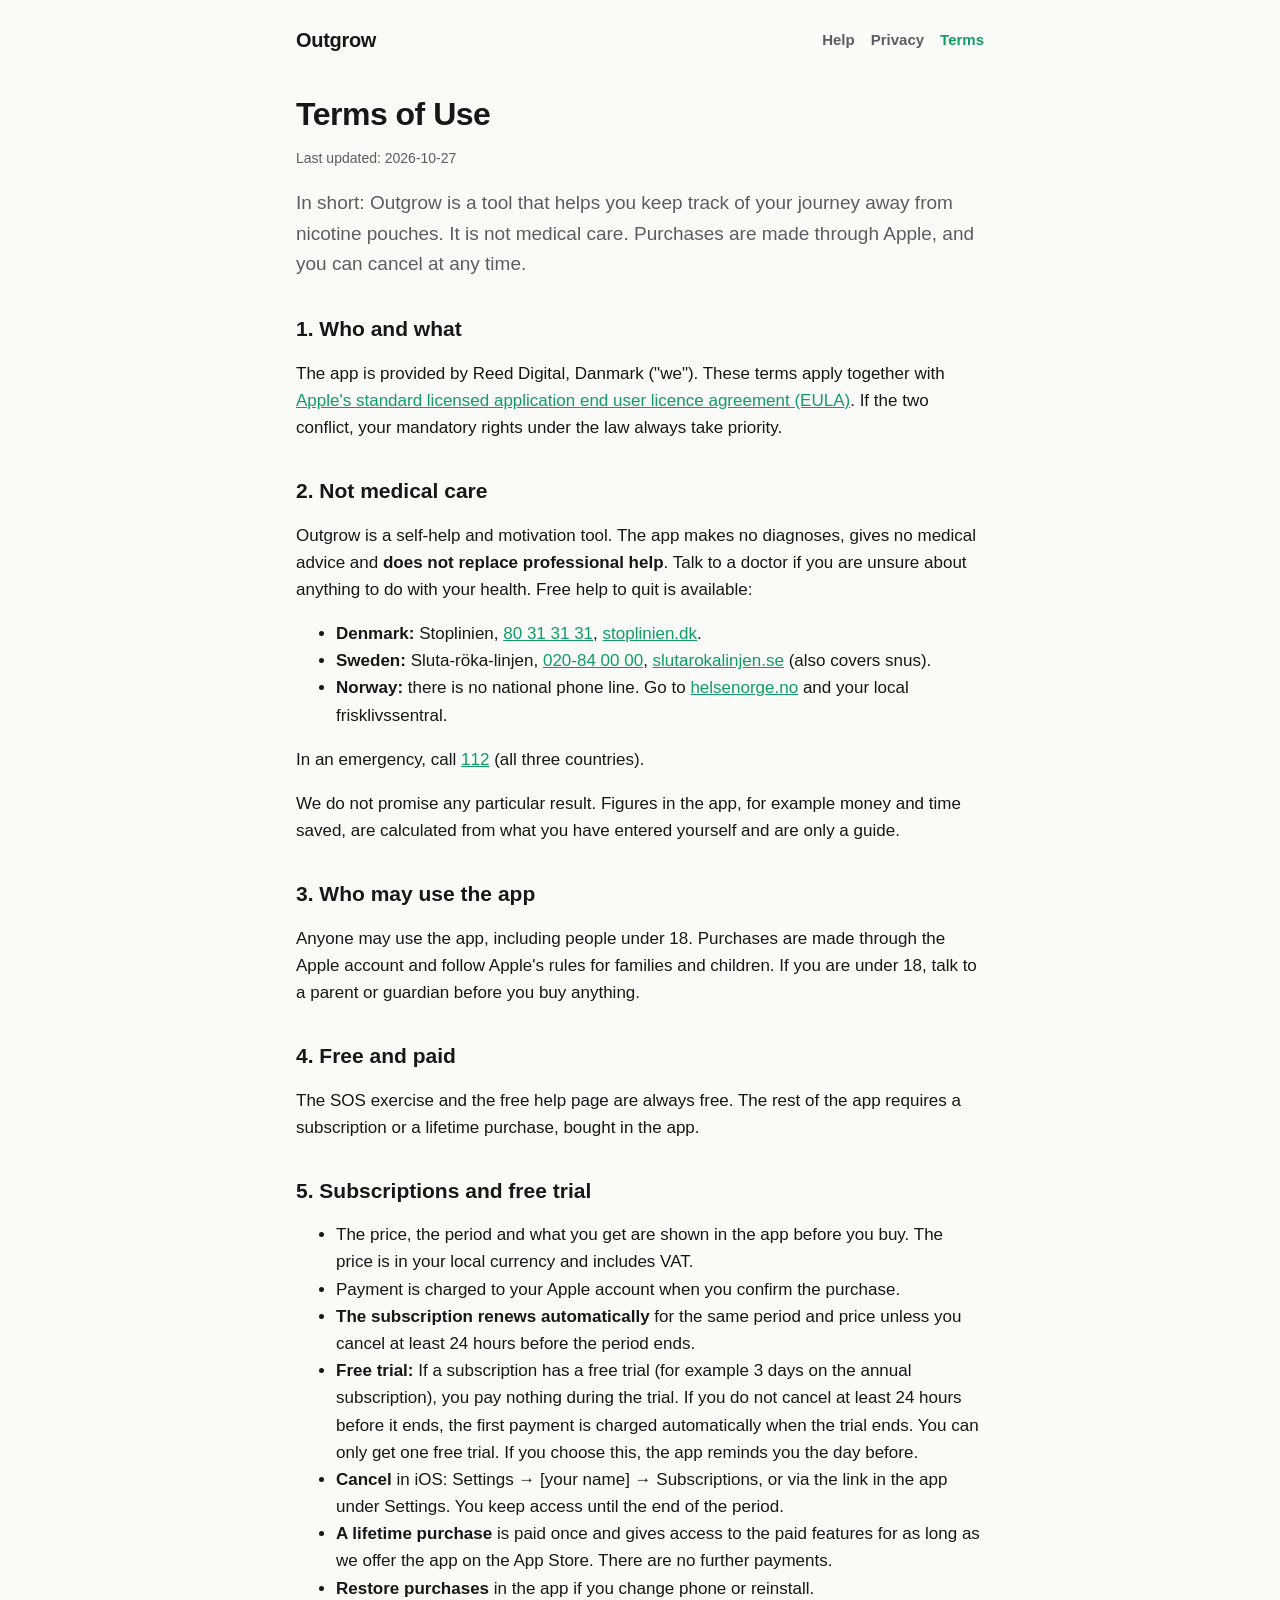
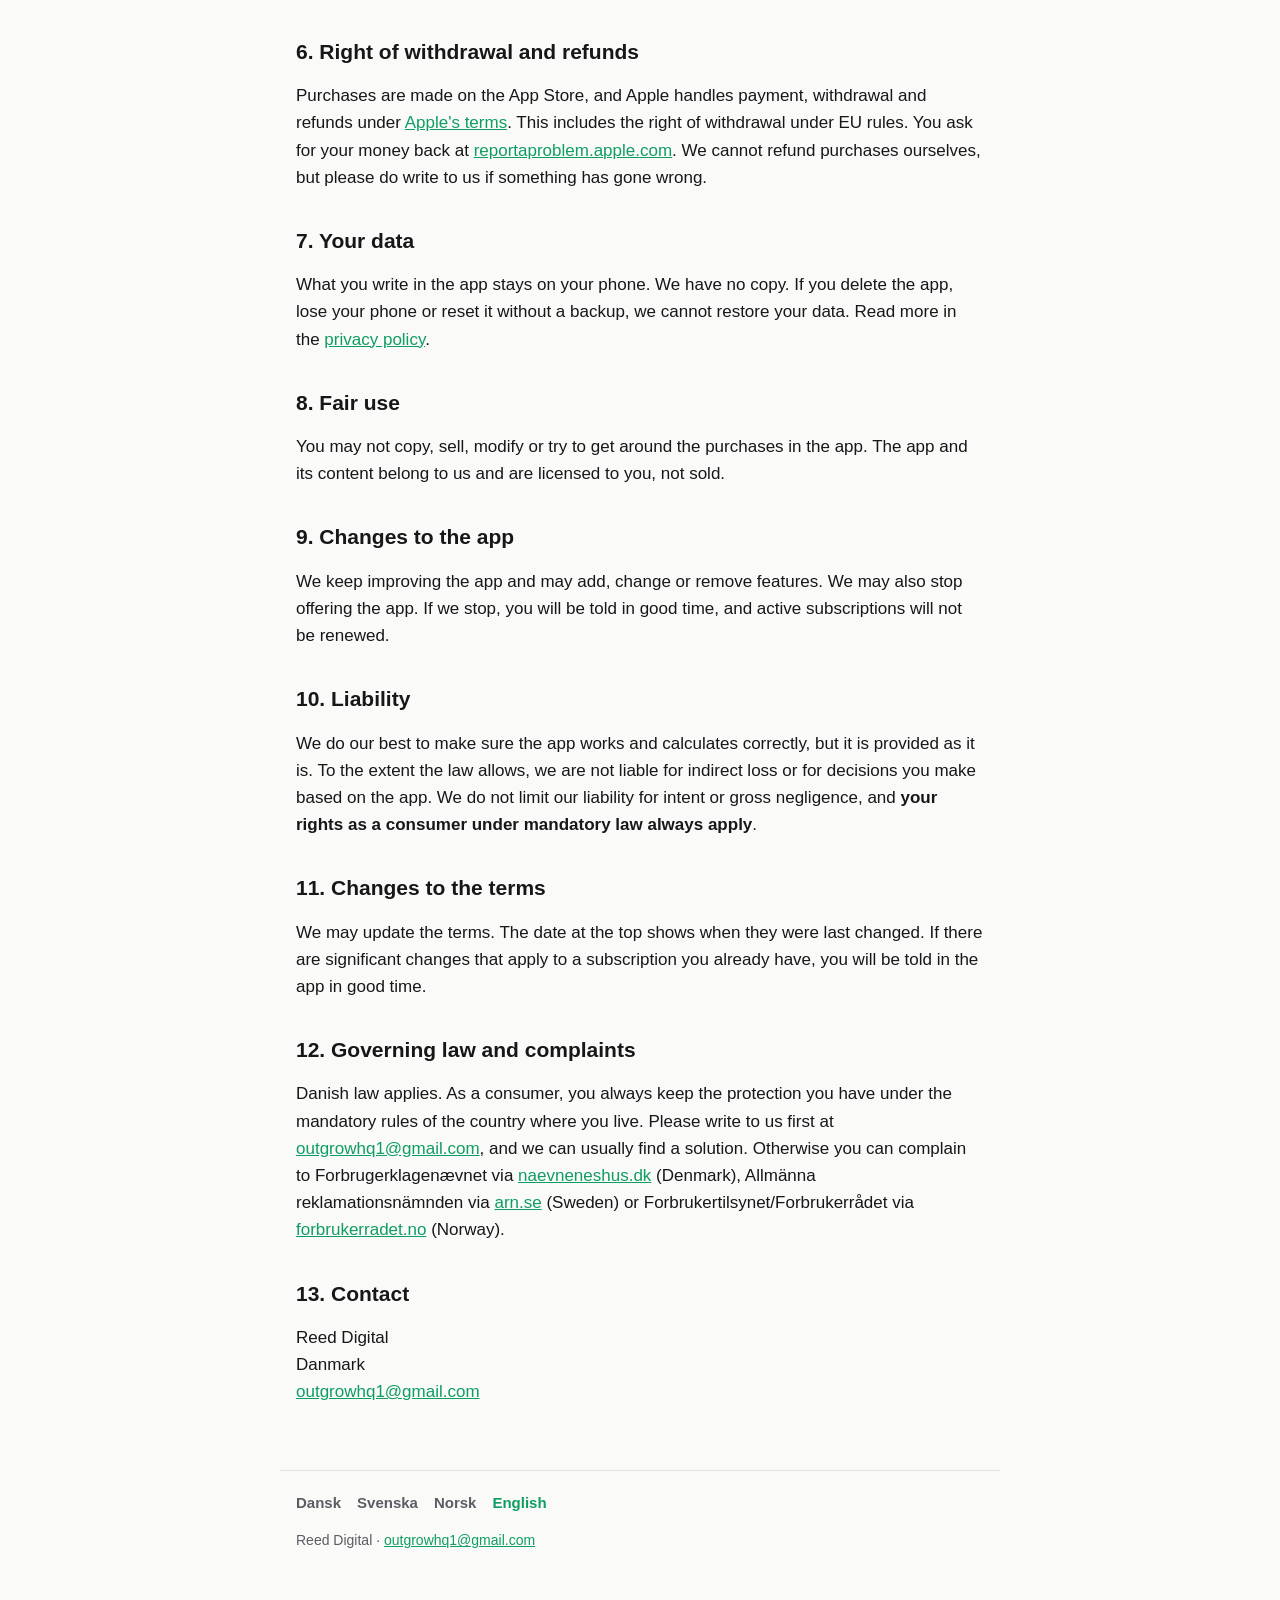
<file: en/terms.html>
<!doctype html>
<html lang="en">
<head>
<meta charset="utf-8">
<meta name="viewport" content="width=device-width, initial-scale=1">
<title>Terms of Use · Outgrow</title>
<meta name="description" content="Terms for using Outgrow, subscriptions and purchases.">
<link rel="stylesheet" href="../style.css">
</head>
<body>
<header>
  <a class="brand" href="./">Outgrow</a>
  <nav><a href="./">Help</a><a href="privacy.html">Privacy</a><a href="terms.html" aria-current="page">Terms</a></nav>
</header>
<main>
<h1>Terms of Use</h1>
<p class="meta">Last updated: 2026-10-27</p>

<p class="lead">In short: Outgrow is a tool that helps you keep track of your journey away from nicotine pouches. It is not medical care. Purchases are made through Apple, and you can cancel at any time.</p>

<h2>1. Who and what</h2>
<p>The app is provided by Reed Digital, Danmark ("we"). These terms apply together with <a href="https://www.apple.com/legal/internet-services/itunes/dev/stdeula/">Apple's standard licensed application end user licence agreement (EULA)</a>. If the two conflict, your mandatory rights under the law always take priority.</p>

<h2>2. Not medical care</h2>
<p>Outgrow is a self-help and motivation tool. The app makes no diagnoses, gives no medical advice and <strong>does not replace professional help</strong>. Talk to a doctor if you are unsure about anything to do with your health. Free help to quit is available:</p>
<ul>
  <li><strong>Denmark:</strong> Stoplinien, <a href="tel:80313131">80 31 31 31</a>, <a href="https://stoplinien.dk">stoplinien.dk</a>.</li>
  <li><strong>Sweden:</strong> Sluta-röka-linjen, <a href="tel:020840000">020-84 00 00</a>, <a href="https://slutarokalinjen.se">slutarokalinjen.se</a> (also covers snus).</li>
  <li><strong>Norway:</strong> there is no national phone line. Go to <a href="https://helsenorge.no">helsenorge.no</a> and your local frisklivssentral.</li>
</ul>
<p>In an emergency, call <a href="tel:112">112</a> (all three countries).</p>
<p>We do not promise any particular result. Figures in the app, for example money and time saved, are calculated from what you have entered yourself and are only a guide.</p>

<h2>3. Who may use the app</h2>
<p>Anyone may use the app, including people under 18. Purchases are made through the Apple account and follow Apple's rules for families and children. If you are under 18, talk to a parent or guardian before you buy anything.</p>

<h2>4. Free and paid</h2>
<p>The SOS exercise and the free help page are always free. The rest of the app requires a subscription or a lifetime purchase, bought in the app.</p>

<h2>5. Subscriptions and free trial</h2>
<ul>
  <li>The price, the period and what you get are shown in the app before you buy. The price is in your local currency and includes VAT.</li>
  <li>Payment is charged to your Apple account when you confirm the purchase.</li>
  <li><strong>The subscription renews automatically</strong> for the same period and price unless you cancel at least 24 hours before the period ends.</li>
  <li><strong>Free trial:</strong> If a subscription has a free trial (for example 3 days on the annual subscription), you pay nothing during the trial. If you do not cancel at least 24 hours before it ends, the first payment is charged automatically when the trial ends. You can only get one free trial. If you choose this, the app reminds you the day before.</li>
  <li><strong>Cancel</strong> in iOS: Settings → [your name] → Subscriptions, or via the link in the app under Settings. You keep access until the end of the period.</li>
  <li><strong>A lifetime purchase</strong> is paid once and gives access to the paid features for as long as we offer the app on the App Store. There are no further payments.</li>
  <li><strong>Restore purchases</strong> in the app if you change phone or reinstall.</li>
</ul>

<h2>6. Right of withdrawal and refunds</h2>
<p>Purchases are made on the App Store, and Apple handles payment, withdrawal and refunds under <a href="https://www.apple.com/legal/internet-services/itunes/">Apple's terms</a>. This includes the right of withdrawal under EU rules. You ask for your money back at <a href="https://reportaproblem.apple.com">reportaproblem.apple.com</a>. We cannot refund purchases ourselves, but please do write to us if something has gone wrong.</p>

<h2>7. Your data</h2>
<p>What you write in the app stays on your phone. We have no copy. If you delete the app, lose your phone or reset it without a backup, we cannot restore your data. Read more in the <a href="privacy.html">privacy policy</a>.</p>

<h2>8. Fair use</h2>
<p>You may not copy, sell, modify or try to get around the purchases in the app. The app and its content belong to us and are licensed to you, not sold.</p>

<h2>9. Changes to the app</h2>
<p>We keep improving the app and may add, change or remove features. We may also stop offering the app. If we stop, you will be told in good time, and active subscriptions will not be renewed.</p>

<h2>10. Liability</h2>
<p>We do our best to make sure the app works and calculates correctly, but it is provided as it is. To the extent the law allows, we are not liable for indirect loss or for decisions you make based on the app. We do not limit our liability for intent or gross negligence, and <strong>your rights as a consumer under mandatory law always apply</strong>.</p>

<h2>11. Changes to the terms</h2>
<p>We may update the terms. The date at the top shows when they were last changed. If there are significant changes that apply to a subscription you already have, you will be told in the app in good time.</p>

<h2>12. Governing law and complaints</h2>
<p>Danish law applies. As a consumer, you always keep the protection you have under the mandatory rules of the country where you live. Please write to us first at <a href="mailto:outgrowhq1@gmail.com">outgrowhq1@gmail.com</a>, and we can usually find a solution. Otherwise you can complain to Forbrugerklagenævnet via <a href="https://naevneneshus.dk">naevneneshus.dk</a> (Denmark), Allmänna reklamationsnämnden via <a href="https://www.arn.se">arn.se</a> (Sweden) or Forbrukertilsynet/Forbrukerrådet via <a href="https://www.forbrukerradet.no">forbrukerradet.no</a> (Norway).</p>

<h2>13. Contact</h2>
<p>Reed Digital<br>Danmark<br><a href="mailto:outgrowhq1@gmail.com">outgrowhq1@gmail.com</a></p>
</main>
<footer>
  <nav class="langs"><a href="../da/terms.html" hreflang="da">Dansk</a><a href="../sv/terms.html" hreflang="sv">Svenska</a><a href="../nb/terms.html" hreflang="nb">Norsk</a><a href="../en/terms.html" hreflang="en" aria-current="true">English</a></nav>
  <p>Reed Digital · <a href="mailto:outgrowhq1@gmail.com">outgrowhq1@gmail.com</a></p>
</footer>
</body>
</html>
</file>
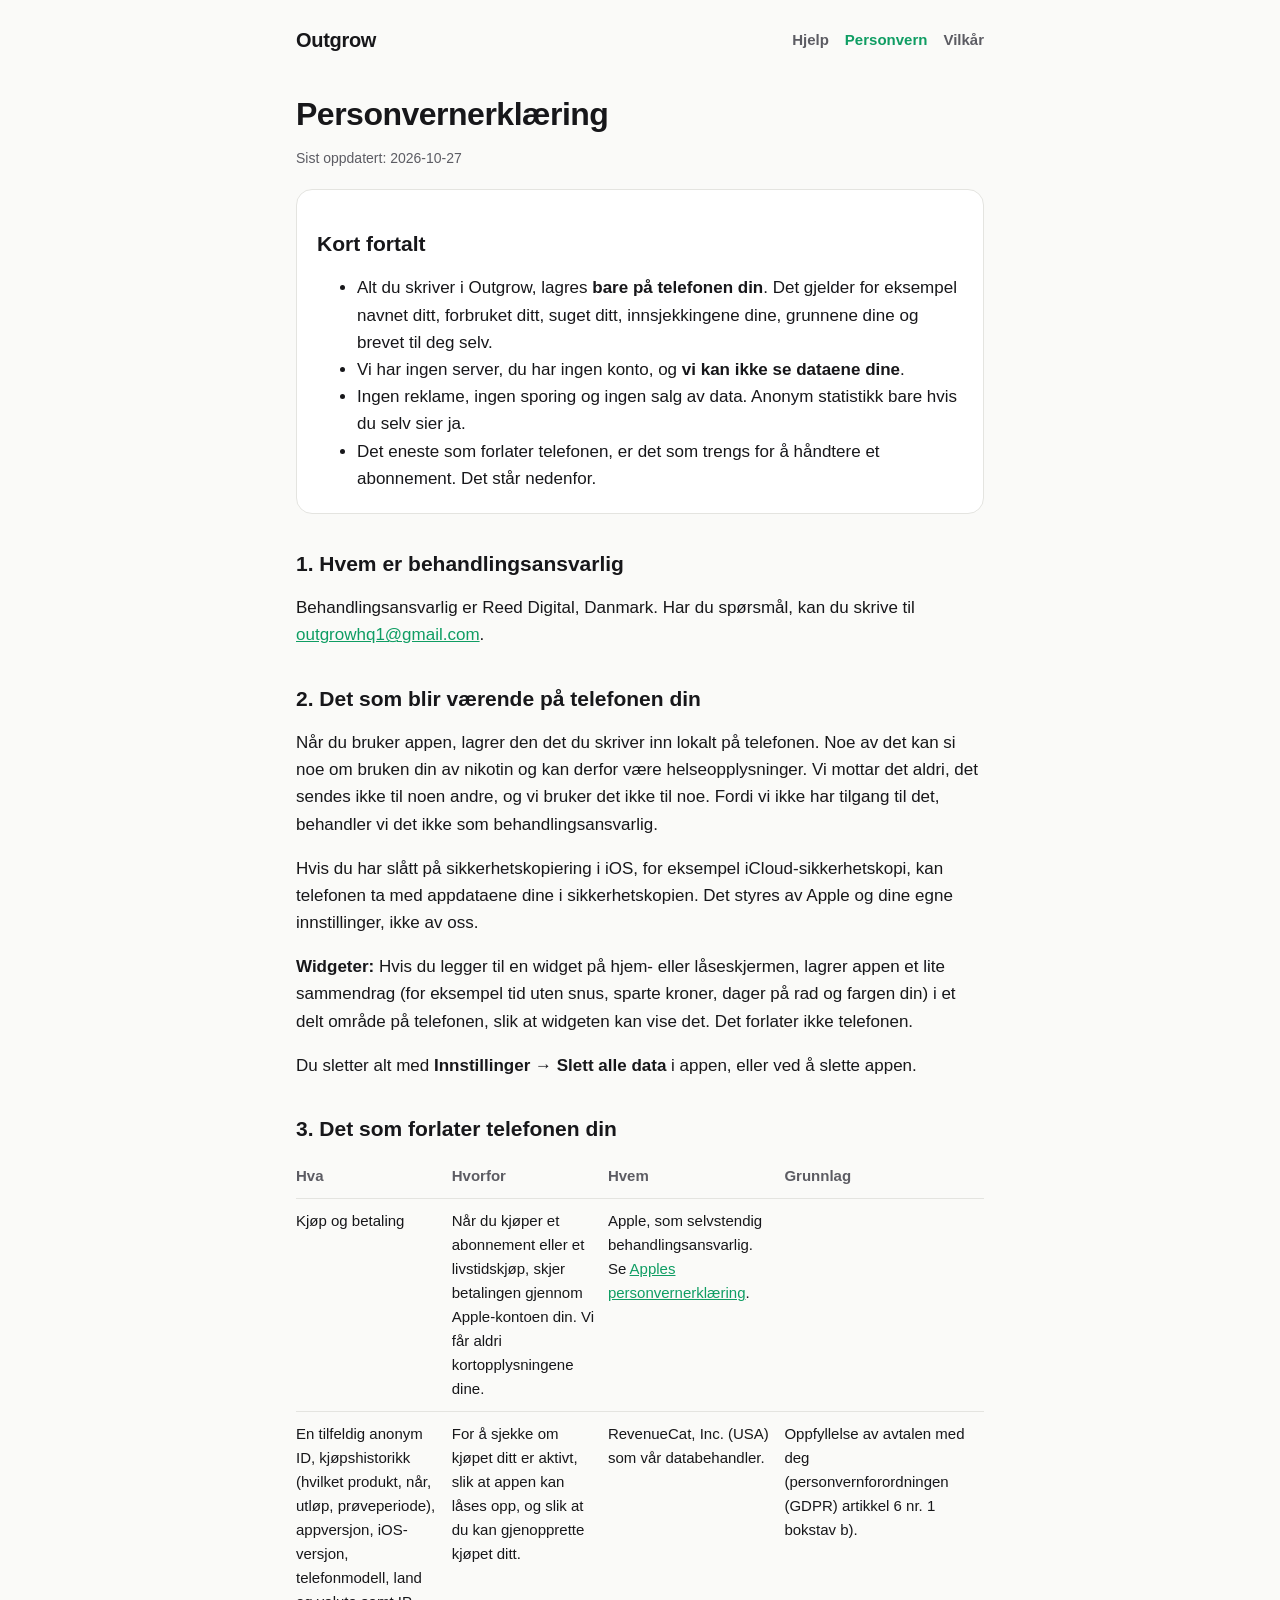
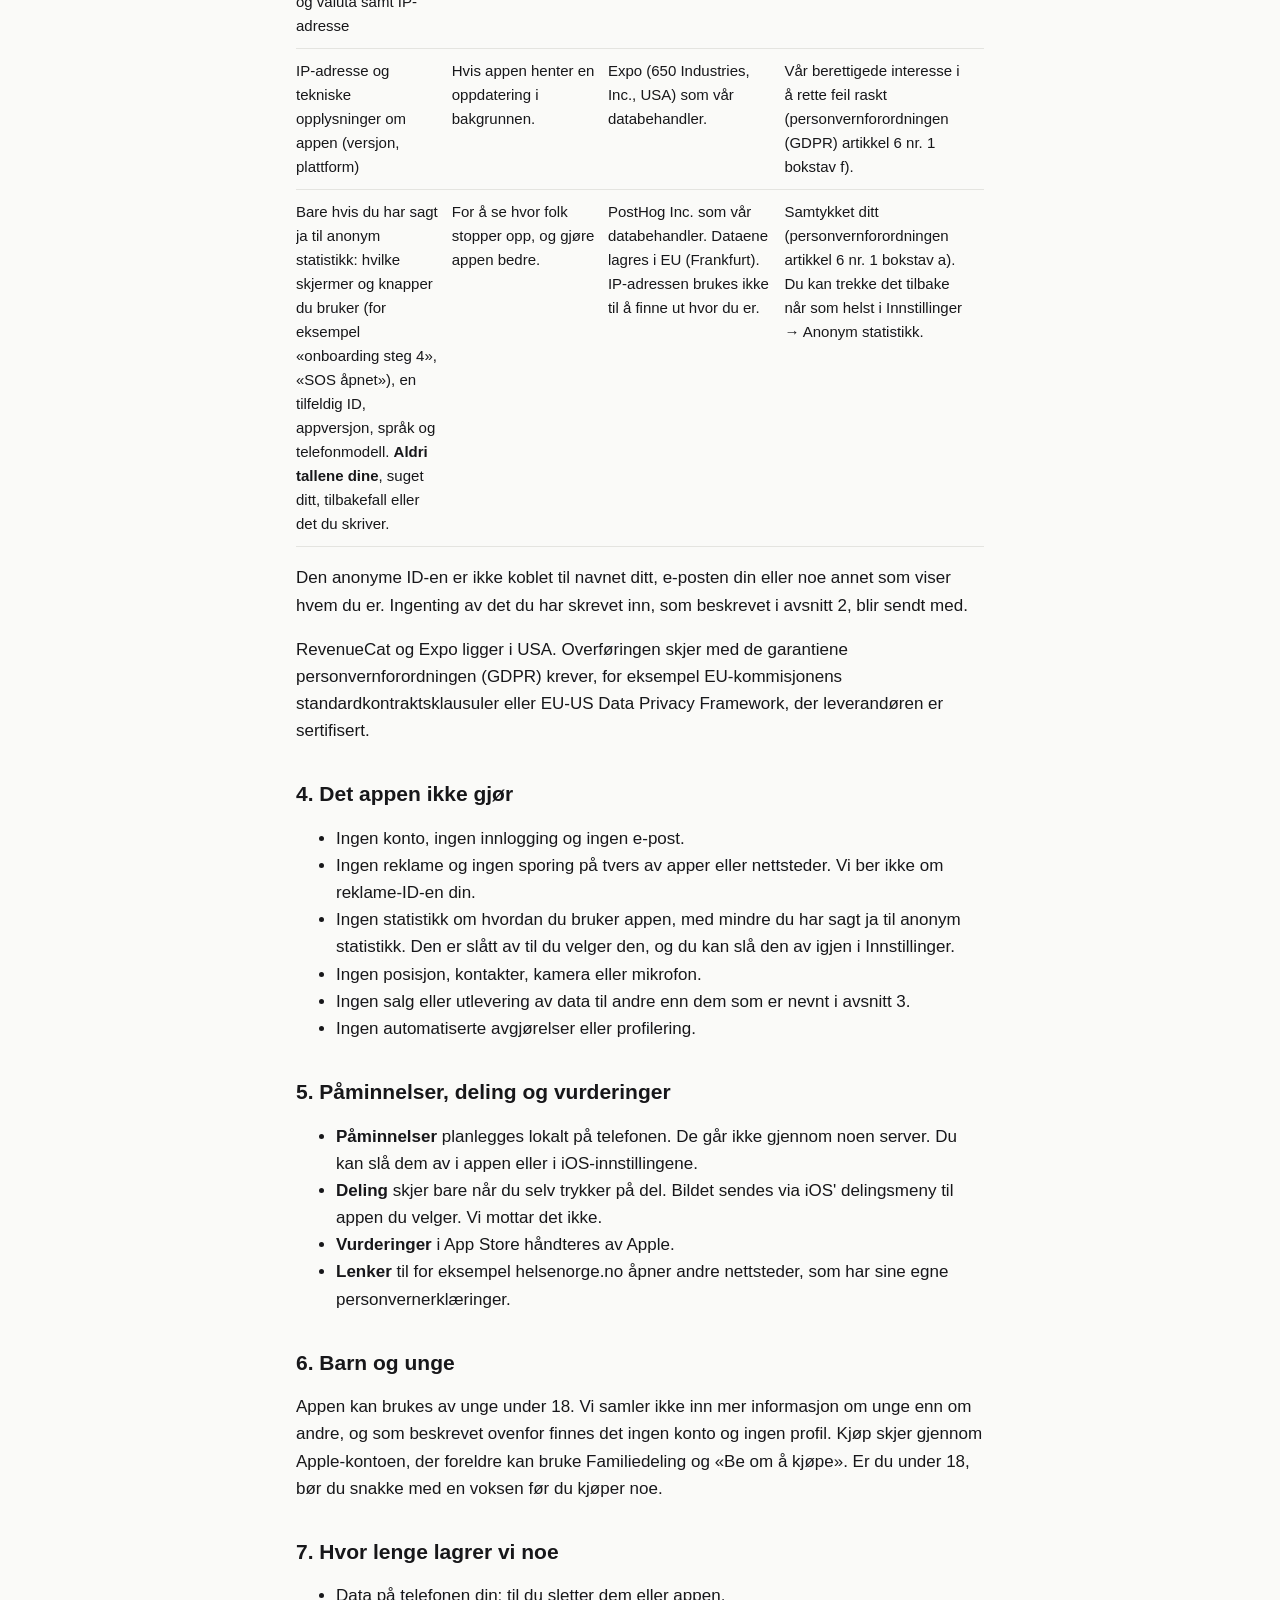
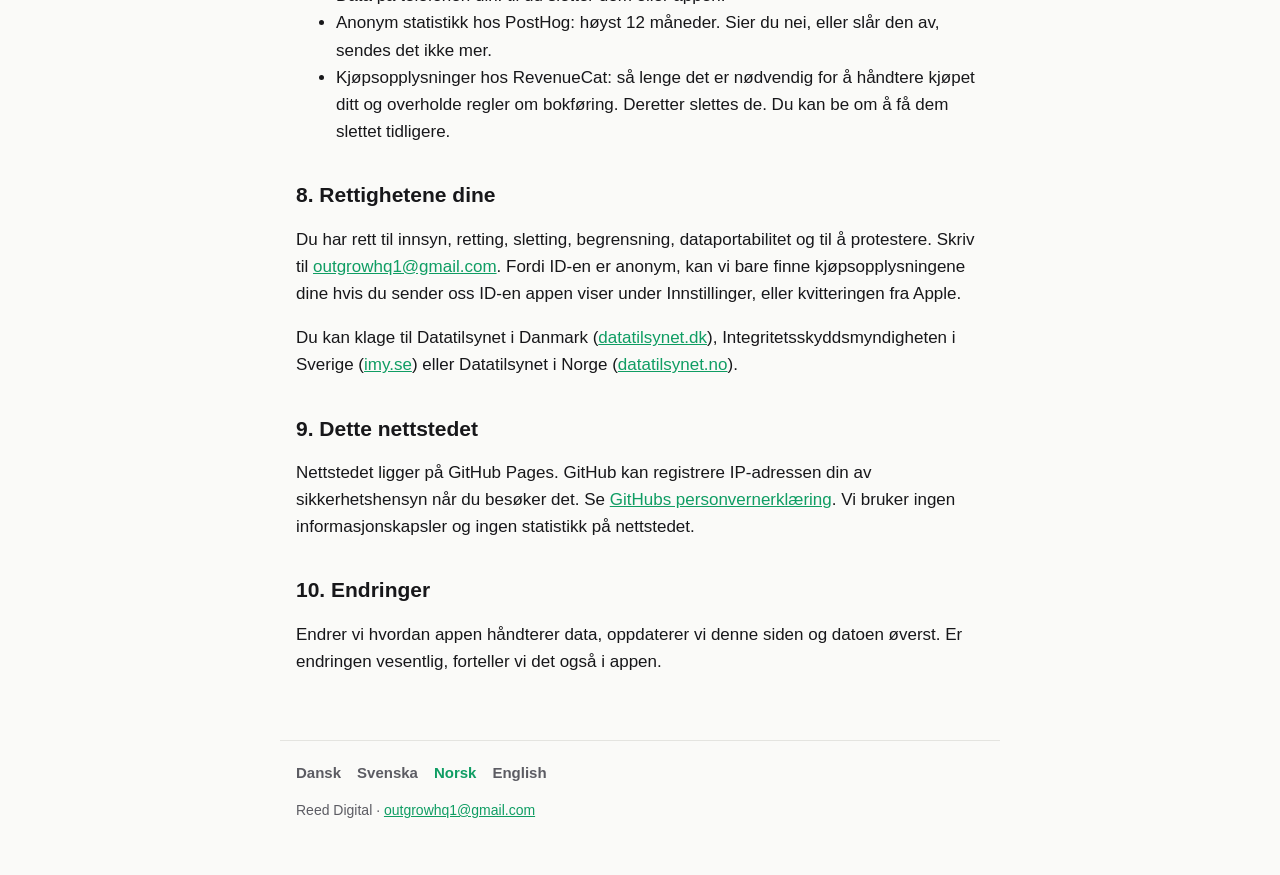
<file: nb/privacy.html>
<!doctype html>
<html lang="nb">
<head>
<meta charset="utf-8">
<meta name="viewport" content="width=device-width, initial-scale=1">
<title>Personvernerklæring · Outgrow</title>
<meta name="description" content="Slik håndterer Outgrow opplysningene dine. Kort sagt: det du skriver i appen, blir værende på telefonen din.">
<link rel="stylesheet" href="../style.css">
</head>
<body>
<header>
  <a class="brand" href="./">Outgrow</a>
  <nav><a href="./">Hjelp</a><a href="privacy.html" aria-current="page">Personvern</a><a href="terms.html">Vilkår</a></nav>
</header>
<main>
<h1>Personvernerklæring</h1>
<p class="meta">Sist oppdatert: 2026-10-27</p>

<div class="card">
  <h2>Kort fortalt</h2>
  <ul>
    <li>Alt du skriver i Outgrow, lagres <strong>bare på telefonen din</strong>. Det gjelder for eksempel navnet ditt, forbruket ditt, suget ditt, innsjekkingene dine, grunnene dine og brevet til deg selv.</li>
    <li>Vi har ingen server, du har ingen konto, og <strong>vi kan ikke se dataene dine</strong>.</li>
    <li>Ingen reklame, ingen sporing og ingen salg av data. Anonym statistikk bare hvis du selv sier ja.</li>
    <li>Det eneste som forlater telefonen, er det som trengs for å håndtere et abonnement. Det står nedenfor.</li>
  </ul>
</div>

<h2>1. Hvem er behandlingsansvarlig</h2>
<p>Behandlingsansvarlig er Reed Digital, Danmark. Har du spørsmål, kan du skrive til <a href="mailto:outgrowhq1@gmail.com">outgrowhq1@gmail.com</a>.</p>

<h2>2. Det som blir værende på telefonen din</h2>
<p>Når du bruker appen, lagrer den det du skriver inn lokalt på telefonen. Noe av det kan si noe om bruken din av nikotin og kan derfor være helseopplysninger. Vi mottar det aldri, det sendes ikke til noen andre, og vi bruker det ikke til noe. Fordi vi ikke har tilgang til det, behandler vi det ikke som behandlingsansvarlig.</p>
<p>Hvis du har slått på sikkerhetskopiering i iOS, for eksempel iCloud-sikkerhetskopi, kan telefonen ta med appdataene dine i sikkerhetskopien. Det styres av Apple og dine egne innstillinger, ikke av oss.</p>
<p><strong>Widgeter:</strong> Hvis du legger til en widget på hjem- eller låseskjermen, lagrer appen et lite sammendrag (for eksempel tid uten snus, sparte kroner, dager på rad og fargen din) i et delt område på telefonen, slik at widgeten kan vise det. Det forlater ikke telefonen.</p>
<p>Du sletter alt med <strong>Innstillinger → Slett alle data</strong> i appen, eller ved å slette appen.</p>

<h2>3. Det som forlater telefonen din</h2>
<table>
  <thead><tr><th>Hva</th><th>Hvorfor</th><th>Hvem</th><th>Grunnlag</th></tr></thead>
  <tbody>
    <tr>
      <td>Kjøp og betaling</td>
      <td>Når du kjøper et abonnement eller et livstidskjøp, skjer betalingen gjennom Apple-kontoen din. Vi får aldri kortopplysningene dine.</td>
      <td>Apple, som selvstendig behandlingsansvarlig. Se <a href="https://www.apple.com/legal/privacy/">Apples personvernerklæring</a>.</td>
      <td></td>
    </tr>
    <tr>
      <td>En tilfeldig anonym ID, kjøpshistorikk (hvilket produkt, når, utløp, prøveperiode), appversjon, iOS-versjon, telefonmodell, land og valuta samt IP-adresse</td>
      <td>For å sjekke om kjøpet ditt er aktivt, slik at appen kan låses opp, og slik at du kan gjenopprette kjøpet ditt.</td>
      <td>RevenueCat, Inc. (USA) som vår databehandler.</td>
      <td>Oppfyllelse av avtalen med deg (personvernforordningen (GDPR) artikkel 6 nr. 1 bokstav b).</td>
    </tr>
    <tr>
      <td>IP-adresse og tekniske opplysninger om appen (versjon, plattform)</td>
      <td>Hvis appen henter en oppdatering i bakgrunnen.</td>
      <td>Expo (650 Industries, Inc., USA) som vår databehandler.</td>
      <td>Vår berettigede interesse i å rette feil raskt (personvernforordningen (GDPR) artikkel 6 nr. 1 bokstav f).</td>
    </tr>
    <tr>
      <td>Bare hvis du har sagt ja til anonym statistikk: hvilke skjermer og knapper du bruker (for eksempel «onboarding steg 4», «SOS åpnet»), en tilfeldig ID, appversjon, språk og telefonmodell. <strong>Aldri tallene dine</strong>, suget ditt, tilbakefall eller det du skriver.</td>
      <td>For å se hvor folk stopper opp, og gjøre appen bedre.</td>
      <td>PostHog Inc. som vår databehandler. Dataene lagres i EU (Frankfurt). IP-adressen brukes ikke til å finne ut hvor du er.</td>
      <td>Samtykket ditt (personvernforordningen artikkel 6 nr. 1 bokstav a). Du kan trekke det tilbake når som helst i Innstillinger → Anonym statistikk.</td>
    </tr>
  </tbody>
</table>
<p>Den anonyme ID-en er ikke koblet til navnet ditt, e-posten din eller noe annet som viser hvem du er. Ingenting av det du har skrevet inn, som beskrevet i avsnitt 2, blir sendt med.</p>
<p>RevenueCat og Expo ligger i USA. Overføringen skjer med de garantiene personvernforordningen (GDPR) krever, for eksempel EU-kommisjonens standardkontraktsklausuler eller EU-US Data Privacy Framework, der leverandøren er sertifisert.</p>

<h2>4. Det appen ikke gjør</h2>
<ul>
  <li>Ingen konto, ingen innlogging og ingen e-post.</li>
  <li>Ingen reklame og ingen sporing på tvers av apper eller nettsteder. Vi ber ikke om reklame-ID-en din.</li>
  <li>Ingen statistikk om hvordan du bruker appen, med mindre du har sagt ja til anonym statistikk. Den er slått av til du velger den, og du kan slå den av igjen i Innstillinger.</li>
  <li>Ingen posisjon, kontakter, kamera eller mikrofon.</li>
  <li>Ingen salg eller utlevering av data til andre enn dem som er nevnt i avsnitt 3.</li>
  <li>Ingen automatiserte avgjørelser eller profilering.</li>
</ul>

<h2>5. Påminnelser, deling og vurderinger</h2>
<ul>
  <li><strong>Påminnelser</strong> planlegges lokalt på telefonen. De går ikke gjennom noen server. Du kan slå dem av i appen eller i iOS-innstillingene.</li>
  <li><strong>Deling</strong> skjer bare når du selv trykker på del. Bildet sendes via iOS' delingsmeny til appen du velger. Vi mottar det ikke.</li>
  <li><strong>Vurderinger</strong> i App Store håndteres av Apple.</li>
  <li><strong>Lenker</strong> til for eksempel helsenorge.no åpner andre nettsteder, som har sine egne personvernerklæringer.</li>
</ul>

<h2>6. Barn og unge</h2>
<p>Appen kan brukes av unge under 18. Vi samler ikke inn mer informasjon om unge enn om andre, og som beskrevet ovenfor finnes det ingen konto og ingen profil. Kjøp skjer gjennom Apple-kontoen, der foreldre kan bruke Familiedeling og «Be om å kjøpe». Er du under 18, bør du snakke med en voksen før du kjøper noe.</p>

<h2>7. Hvor lenge lagrer vi noe</h2>
<ul>
  <li>Data på telefonen din: til du sletter dem eller appen.</li>
  <li>Anonym statistikk hos PostHog: høyst 12 måneder. Sier du nei, eller slår den av, sendes det ikke mer.</li>
  <li>Kjøpsopplysninger hos RevenueCat: så lenge det er nødvendig for å håndtere kjøpet ditt og overholde regler om bokføring. Deretter slettes de. Du kan be om å få dem slettet tidligere.</li>
</ul>

<h2>8. Rettighetene dine</h2>
<p>Du har rett til innsyn, retting, sletting, begrensning, dataportabilitet og til å protestere. Skriv til <a href="mailto:outgrowhq1@gmail.com">outgrowhq1@gmail.com</a>. Fordi ID-en er anonym, kan vi bare finne kjøpsopplysningene dine hvis du sender oss ID-en appen viser under Innstillinger, eller kvitteringen fra Apple.</p>
<p>Du kan klage til Datatilsynet i Danmark (<a href="https://www.datatilsynet.dk">datatilsynet.dk</a>), Integritetsskyddsmyndigheten i Sverige (<a href="https://www.imy.se">imy.se</a>) eller Datatilsynet i Norge (<a href="https://www.datatilsynet.no">datatilsynet.no</a>).</p>

<h2>9. Dette nettstedet</h2>
<p>Nettstedet ligger på GitHub Pages. GitHub kan registrere IP-adressen din av sikkerhetshensyn når du besøker det. Se <a href="https://docs.github.com/site-policy/privacy-policies/github-general-privacy-statement">GitHubs personvernerklæring</a>. Vi bruker ingen informasjonskapsler og ingen statistikk på nettstedet.</p>

<h2>10. Endringer</h2>
<p>Endrer vi hvordan appen håndterer data, oppdaterer vi denne siden og datoen øverst. Er endringen vesentlig, forteller vi det også i appen.</p>
</main>
<footer>
  <nav class="langs"><a href="../da/privacy.html" hreflang="da">Dansk</a><a href="../sv/privacy.html" hreflang="sv">Svenska</a><a href="../nb/privacy.html" hreflang="nb" aria-current="true">Norsk</a><a href="../en/privacy.html" hreflang="en">English</a></nav>
  <p>Reed Digital · <a href="mailto:outgrowhq1@gmail.com">outgrowhq1@gmail.com</a></p>
</footer>
</body>
</html>
</file>
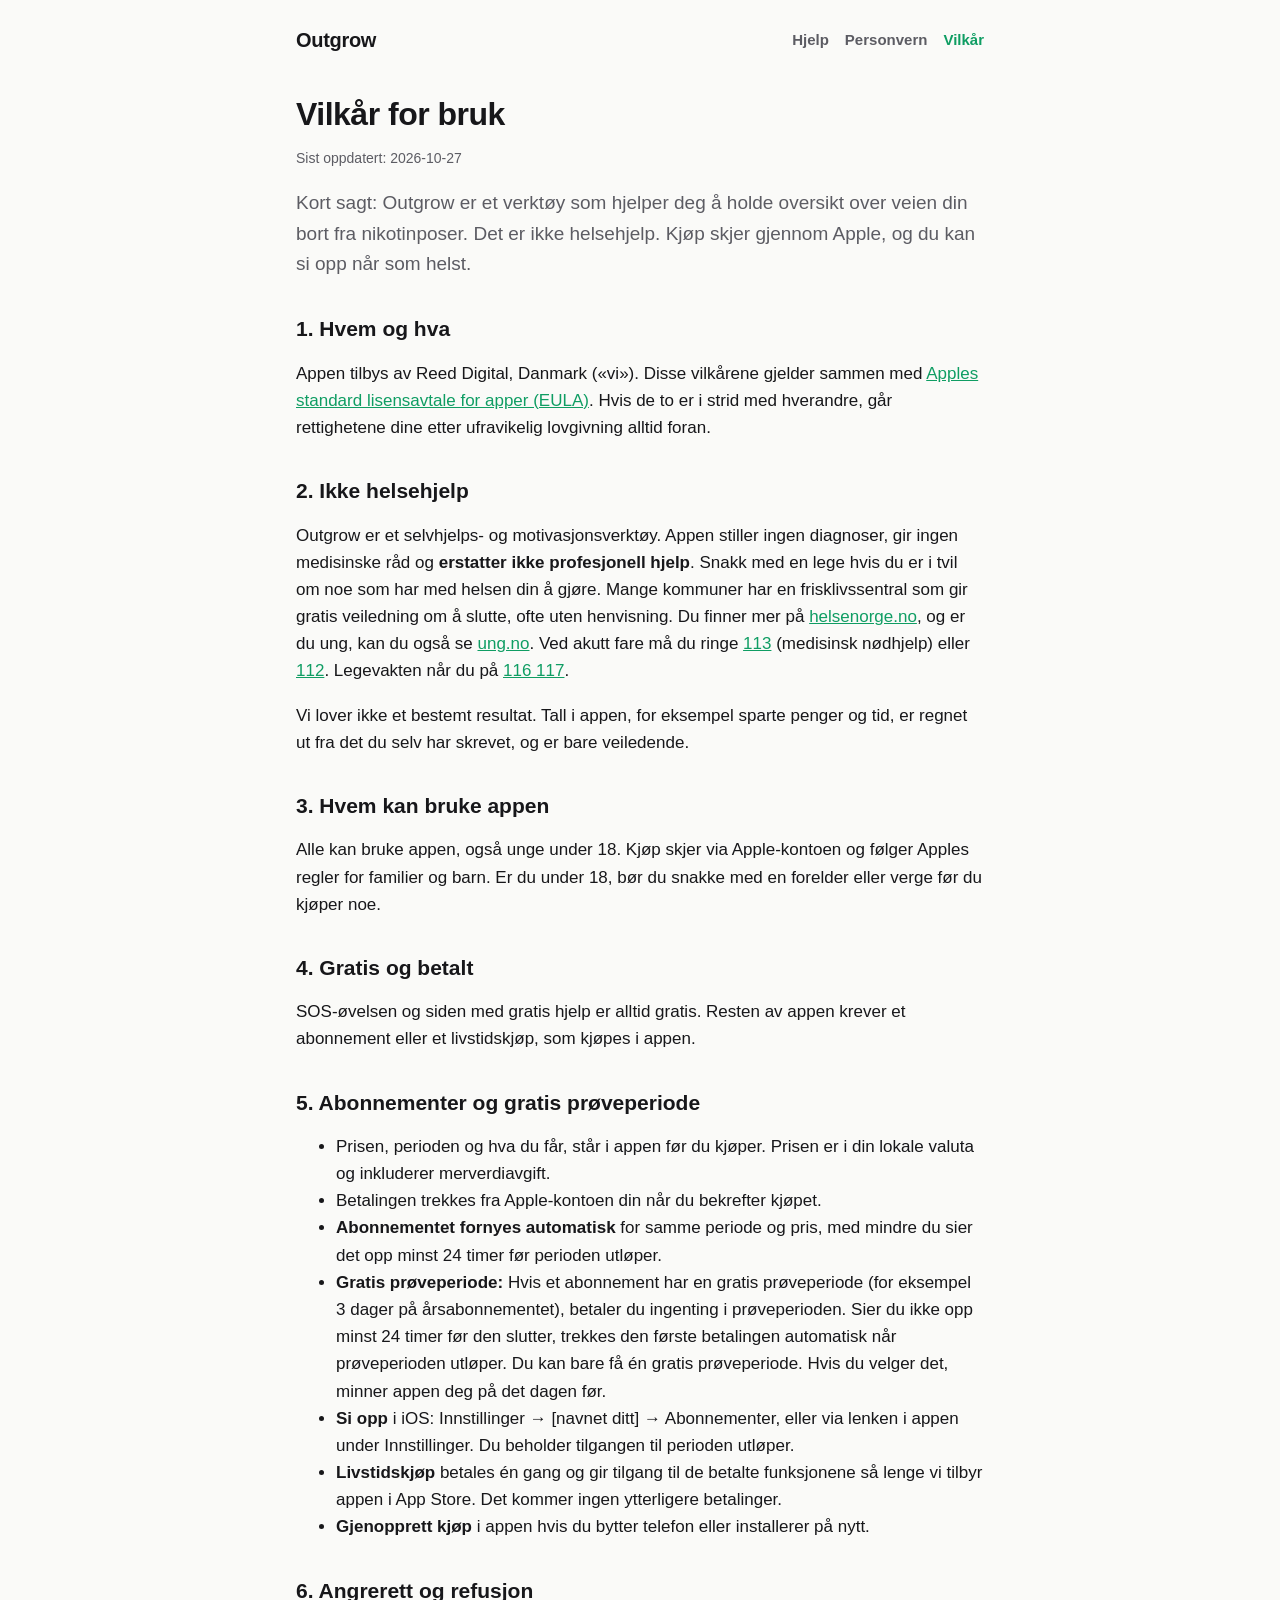
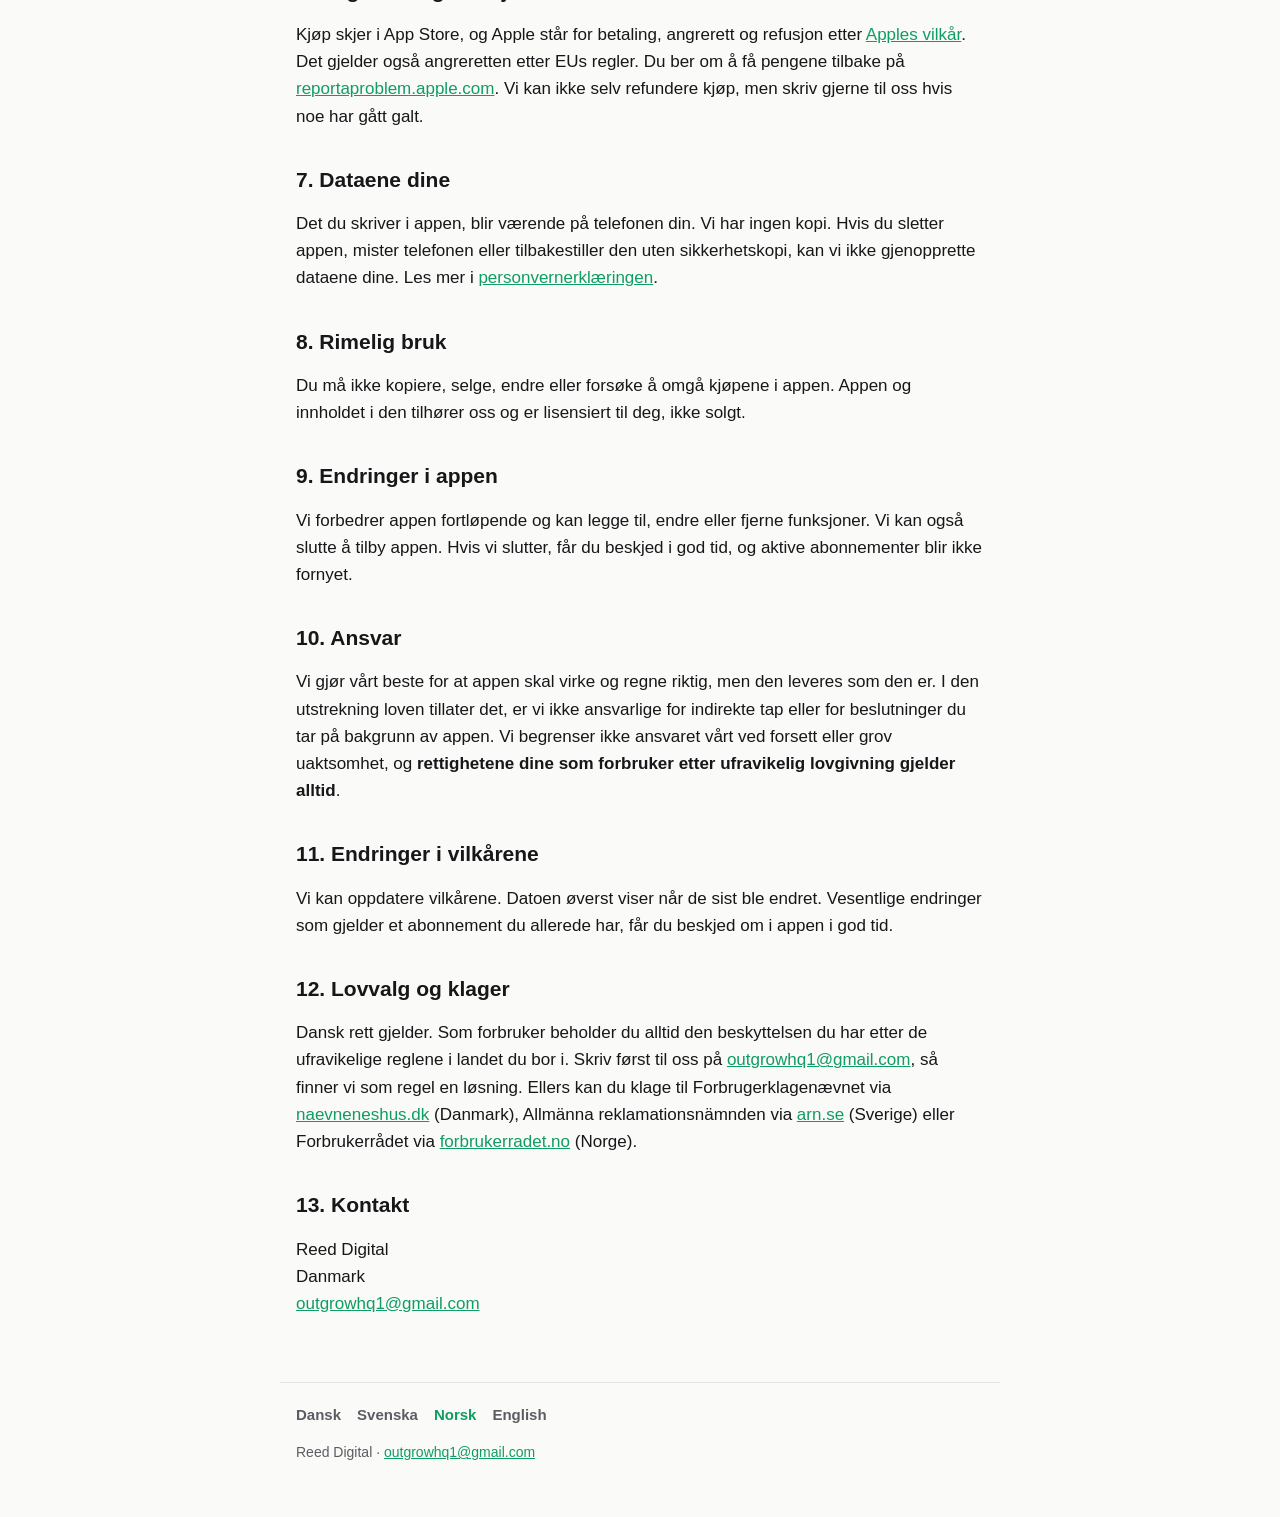
<file: nb/terms.html>
<!doctype html>
<html lang="nb">
<head>
<meta charset="utf-8">
<meta name="viewport" content="width=device-width, initial-scale=1">
<title>Vilkår for bruk · Outgrow</title>
<meta name="description" content="Vilkår for bruk av Outgrow, abonnementer og kjøp.">
<link rel="stylesheet" href="../style.css">
</head>
<body>
<header>
  <a class="brand" href="./">Outgrow</a>
  <nav><a href="./">Hjelp</a><a href="privacy.html">Personvern</a><a href="terms.html" aria-current="page">Vilkår</a></nav>
</header>
<main>
<h1>Vilkår for bruk</h1>
<p class="meta">Sist oppdatert: 2026-10-27</p>

<p class="lead">Kort sagt: Outgrow er et verktøy som hjelper deg å holde oversikt over veien din bort fra nikotinposer. Det er ikke helsehjelp. Kjøp skjer gjennom Apple, og du kan si opp når som helst.</p>

<h2>1. Hvem og hva</h2>
<p>Appen tilbys av Reed Digital, Danmark («vi»). Disse vilkårene gjelder sammen med <a href="https://www.apple.com/legal/internet-services/itunes/dev/stdeula/">Apples standard lisensavtale for apper (EULA)</a>. Hvis de to er i strid med hverandre, går rettighetene dine etter ufravikelig lovgivning alltid foran.</p>

<h2>2. Ikke helsehjelp</h2>
<p>Outgrow er et selvhjelps- og motivasjonsverktøy. Appen stiller ingen diagnoser, gir ingen medisinske råd og <strong>erstatter ikke profesjonell hjelp</strong>. Snakk med en lege hvis du er i tvil om noe som har med helsen din å gjøre. Mange kommuner har en frisklivssentral som gir gratis veiledning om å slutte, ofte uten henvisning. Du finner mer på <a href="https://www.helsenorge.no/snus-og-roykeslutt/">helsenorge.no</a>, og er du ung, kan du også se <a href="https://www.ung.no">ung.no</a>. Ved akutt fare må du ringe <a href="tel:113">113</a> (medisinsk nødhjelp) eller <a href="tel:112">112</a>. Legevakten når du på <a href="tel:116117">116 117</a>.</p>
<p>Vi lover ikke et bestemt resultat. Tall i appen, for eksempel sparte penger og tid, er regnet ut fra det du selv har skrevet, og er bare veiledende.</p>

<h2>3. Hvem kan bruke appen</h2>
<p>Alle kan bruke appen, også unge under 18. Kjøp skjer via Apple-kontoen og følger Apples regler for familier og barn. Er du under 18, bør du snakke med en forelder eller verge før du kjøper noe.</p>

<h2>4. Gratis og betalt</h2>
<p>SOS-øvelsen og siden med gratis hjelp er alltid gratis. Resten av appen krever et abonnement eller et livstidskjøp, som kjøpes i appen.</p>

<h2>5. Abonnementer og gratis prøveperiode</h2>
<ul>
  <li>Prisen, perioden og hva du får, står i appen før du kjøper. Prisen er i din lokale valuta og inkluderer merverdiavgift.</li>
  <li>Betalingen trekkes fra Apple-kontoen din når du bekrefter kjøpet.</li>
  <li><strong>Abonnementet fornyes automatisk</strong> for samme periode og pris, med mindre du sier det opp minst 24 timer før perioden utløper.</li>
  <li><strong>Gratis prøveperiode:</strong> Hvis et abonnement har en gratis prøveperiode (for eksempel 3 dager på årsabonnementet), betaler du ingenting i prøveperioden. Sier du ikke opp minst 24 timer før den slutter, trekkes den første betalingen automatisk når prøveperioden utløper. Du kan bare få én gratis prøveperiode. Hvis du velger det, minner appen deg på det dagen før.</li>
  <li><strong>Si opp</strong> i iOS: Innstillinger → [navnet ditt] → Abonnementer, eller via lenken i appen under Innstillinger. Du beholder tilgangen til perioden utløper.</li>
  <li><strong>Livstidskjøp</strong> betales én gang og gir tilgang til de betalte funksjonene så lenge vi tilbyr appen i App Store. Det kommer ingen ytterligere betalinger.</li>
  <li><strong>Gjenopprett kjøp</strong> i appen hvis du bytter telefon eller installerer på nytt.</li>
</ul>

<h2>6. Angrerett og refusjon</h2>
<p>Kjøp skjer i App Store, og Apple står for betaling, angrerett og refusjon etter <a href="https://www.apple.com/legal/internet-services/itunes/">Apples vilkår</a>. Det gjelder også angreretten etter EUs regler. Du ber om å få pengene tilbake på <a href="https://reportaproblem.apple.com">reportaproblem.apple.com</a>. Vi kan ikke selv refundere kjøp, men skriv gjerne til oss hvis noe har gått galt.</p>

<h2>7. Dataene dine</h2>
<p>Det du skriver i appen, blir værende på telefonen din. Vi har ingen kopi. Hvis du sletter appen, mister telefonen eller tilbakestiller den uten sikkerhetskopi, kan vi ikke gjenopprette dataene dine. Les mer i <a href="privacy.html">personvernerklæringen</a>.</p>

<h2>8. Rimelig bruk</h2>
<p>Du må ikke kopiere, selge, endre eller forsøke å omgå kjøpene i appen. Appen og innholdet i den tilhører oss og er lisensiert til deg, ikke solgt.</p>

<h2>9. Endringer i appen</h2>
<p>Vi forbedrer appen fortløpende og kan legge til, endre eller fjerne funksjoner. Vi kan også slutte å tilby appen. Hvis vi slutter, får du beskjed i god tid, og aktive abonnementer blir ikke fornyet.</p>

<h2>10. Ansvar</h2>
<p>Vi gjør vårt beste for at appen skal virke og regne riktig, men den leveres som den er. I den utstrekning loven tillater det, er vi ikke ansvarlige for indirekte tap eller for beslutninger du tar på bakgrunn av appen. Vi begrenser ikke ansvaret vårt ved forsett eller grov uaktsomhet, og <strong>rettighetene dine som forbruker etter ufravikelig lovgivning gjelder alltid</strong>.</p>

<h2>11. Endringer i vilkårene</h2>
<p>Vi kan oppdatere vilkårene. Datoen øverst viser når de sist ble endret. Vesentlige endringer som gjelder et abonnement du allerede har, får du beskjed om i appen i god tid.</p>

<h2>12. Lovvalg og klager</h2>
<p>Dansk rett gjelder. Som forbruker beholder du alltid den beskyttelsen du har etter de ufravikelige reglene i landet du bor i. Skriv først til oss på <a href="mailto:outgrowhq1@gmail.com">outgrowhq1@gmail.com</a>, så finner vi som regel en løsning. Ellers kan du klage til Forbrugerklagenævnet via <a href="https://naevneneshus.dk">naevneneshus.dk</a> (Danmark), Allmänna reklamationsnämnden via <a href="https://www.arn.se">arn.se</a> (Sverige) eller Forbrukerrådet via <a href="https://www.forbrukerradet.no">forbrukerradet.no</a> (Norge).</p>

<h2>13. Kontakt</h2>
<p>Reed Digital<br>Danmark<br><a href="mailto:outgrowhq1@gmail.com">outgrowhq1@gmail.com</a></p>
</main>
<footer>
  <nav class="langs"><a href="../da/terms.html" hreflang="da">Dansk</a><a href="../sv/terms.html" hreflang="sv">Svenska</a><a href="../nb/terms.html" hreflang="nb" aria-current="true">Norsk</a><a href="../en/terms.html" hreflang="en">English</a></nav>
  <p>Reed Digital · <a href="mailto:outgrowhq1@gmail.com">outgrowhq1@gmail.com</a></p>
</footer>
</body>
</html>
</file>
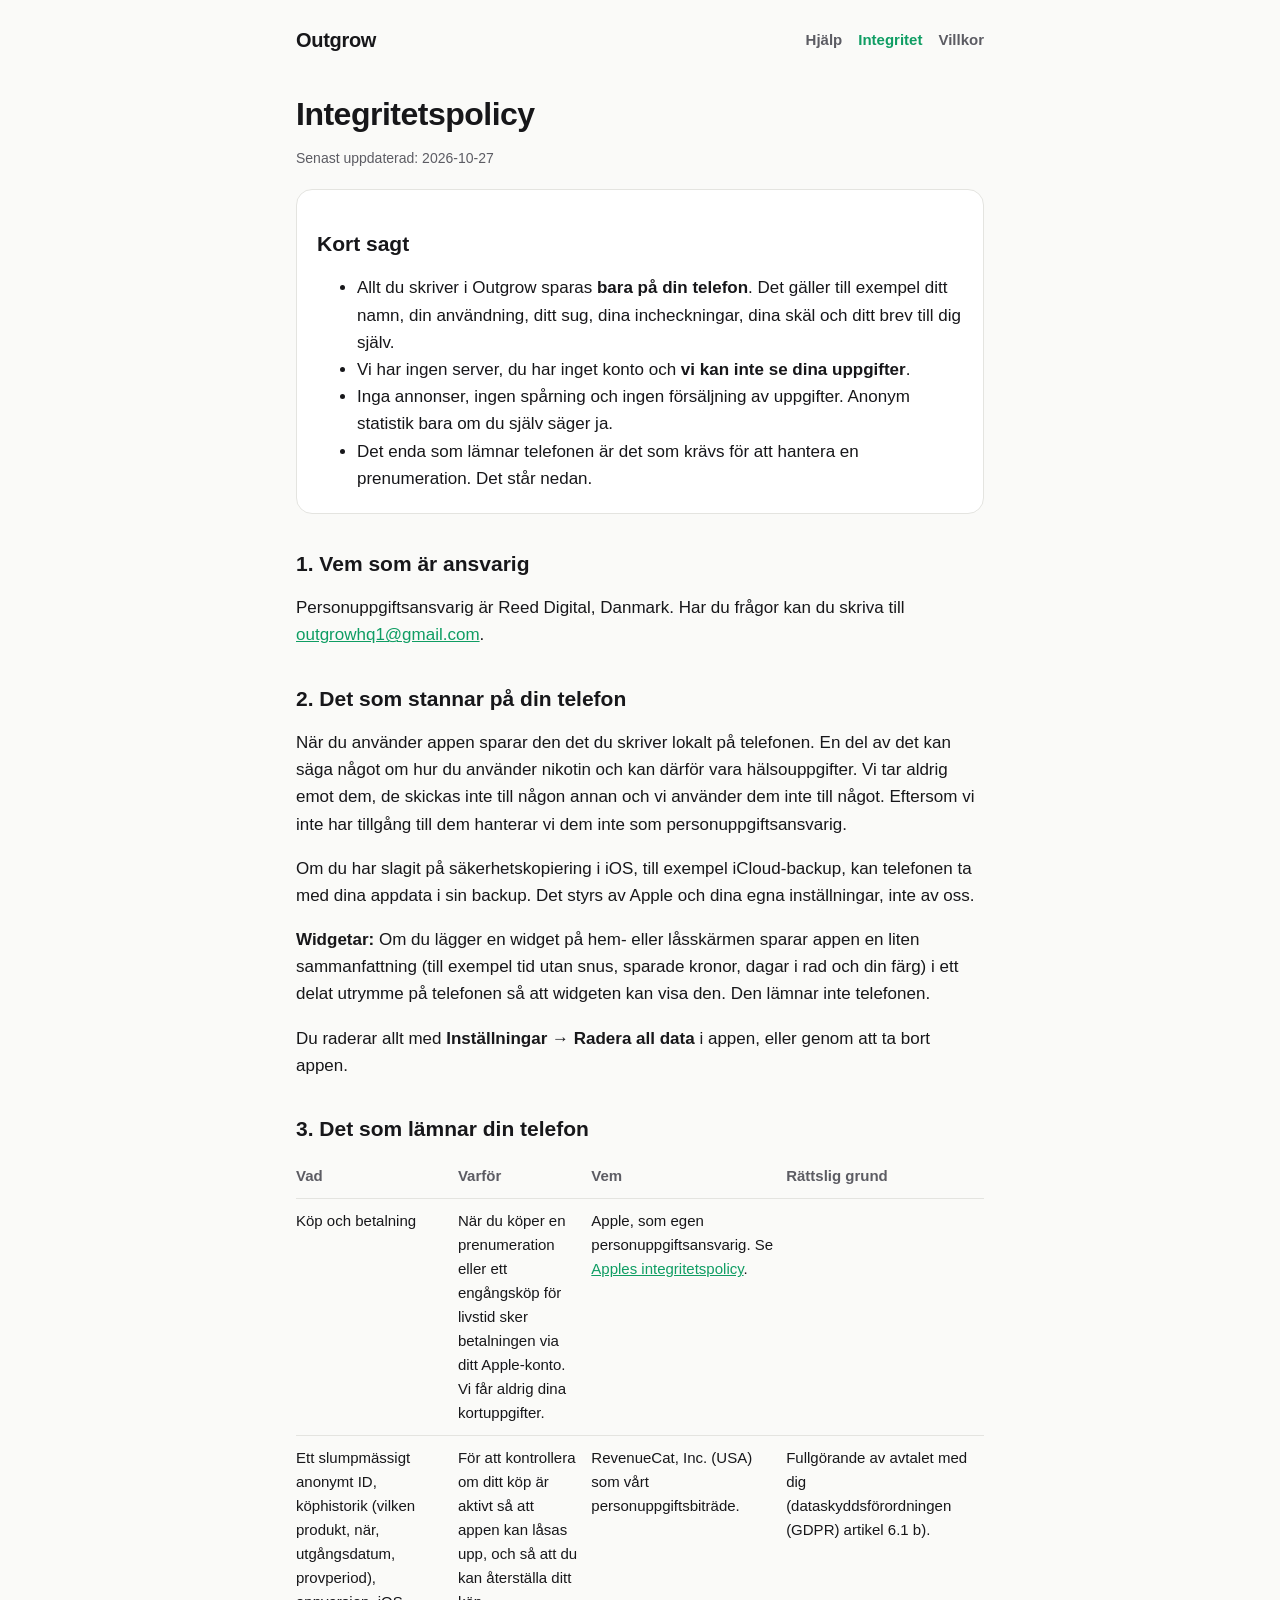
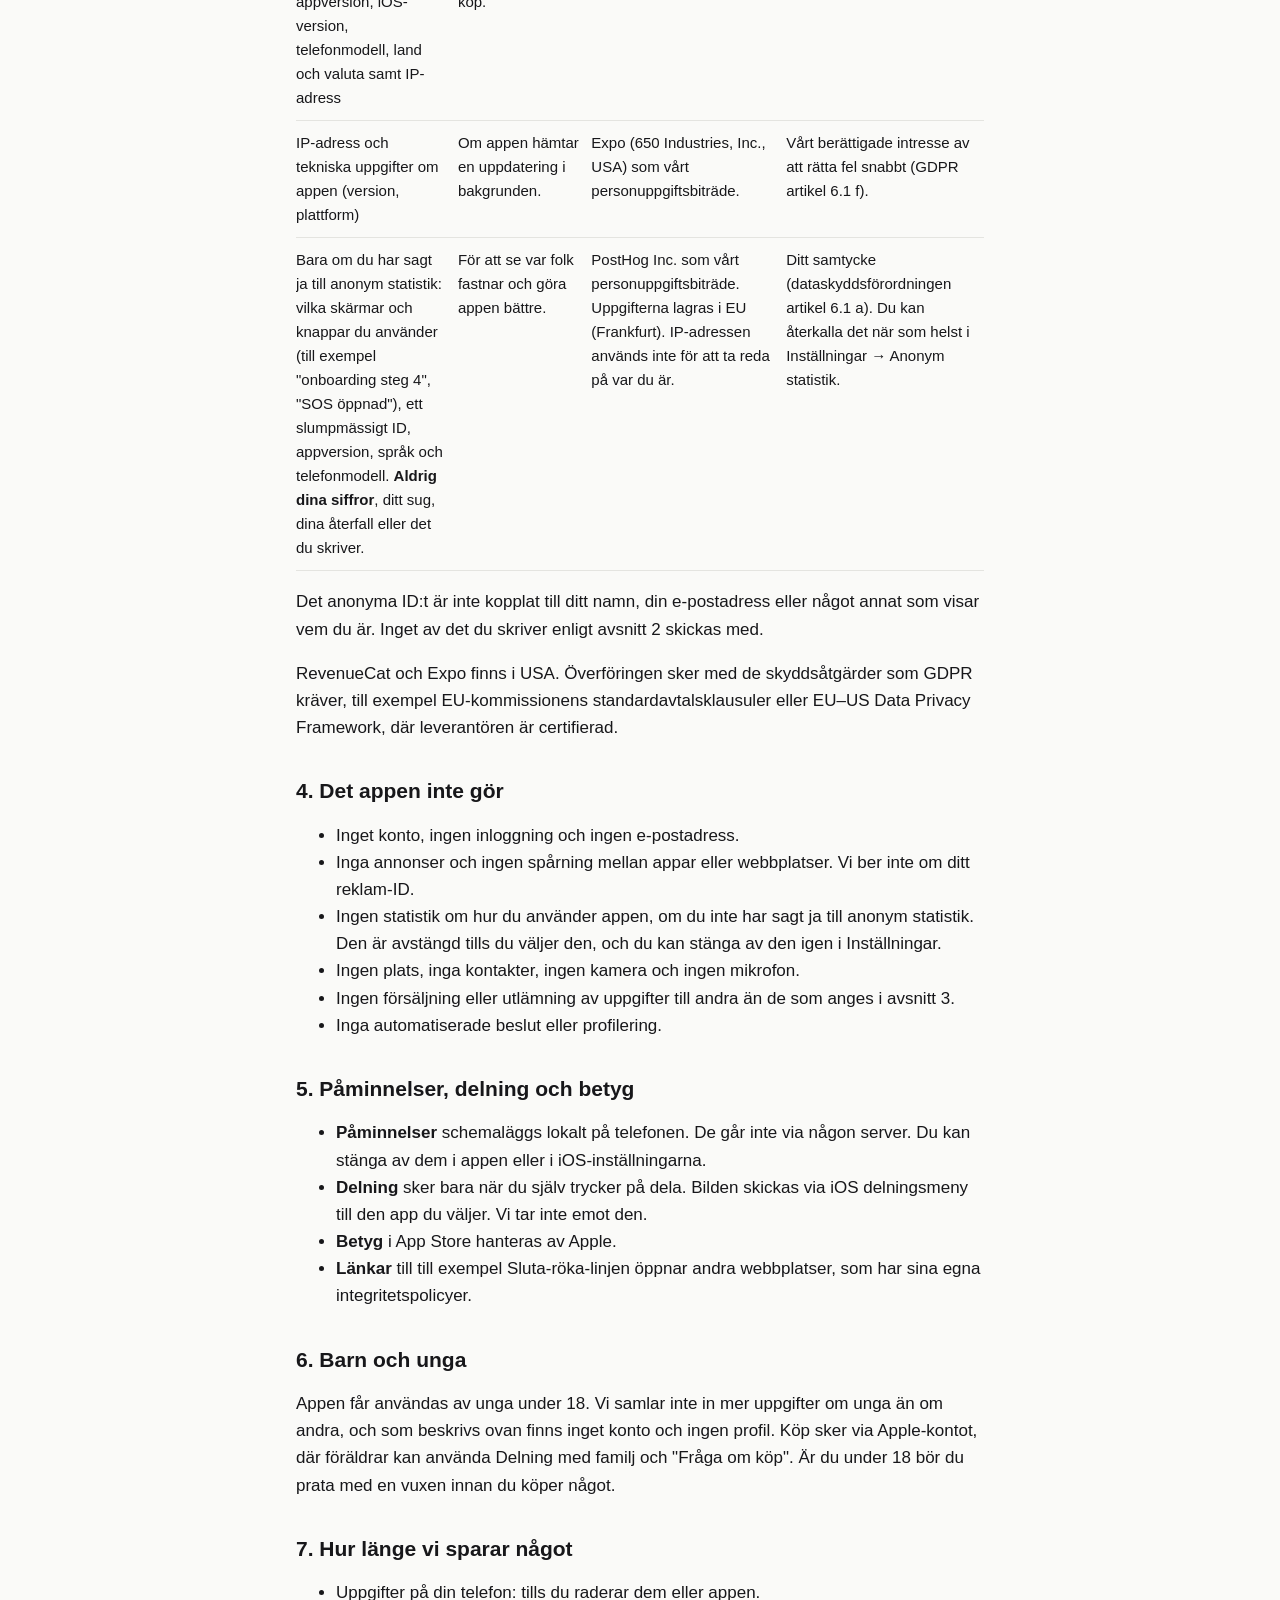
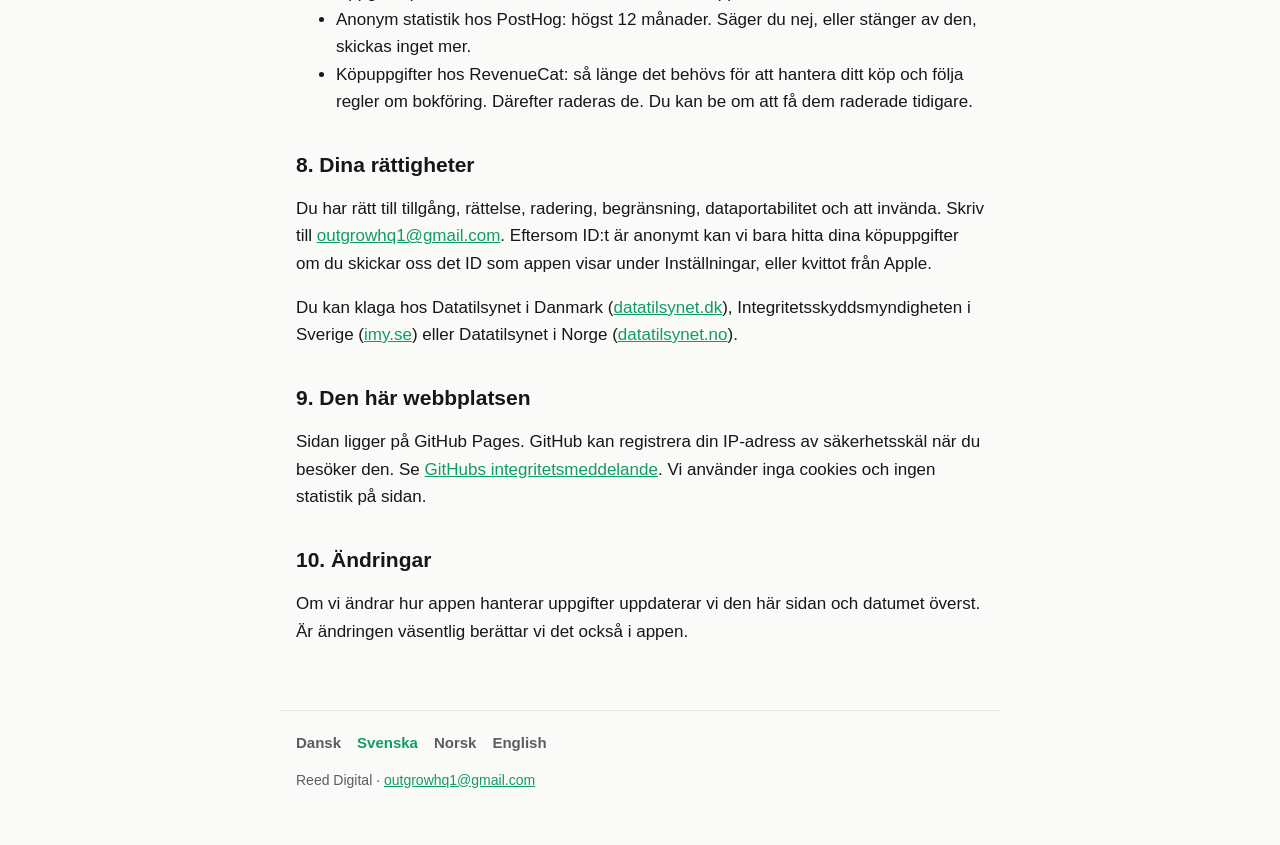
<file: sv/privacy.html>
<!doctype html>
<html lang="sv">
<head>
<meta charset="utf-8">
<meta name="viewport" content="width=device-width, initial-scale=1">
<title>Integritetspolicy · Outgrow</title>
<meta name="description" content="Så hanterar Outgrow dina uppgifter. Kort sagt: det du skriver i appen stannar på din telefon.">
<link rel="stylesheet" href="../style.css">
</head>
<body>
<header>
  <a class="brand" href="./">Outgrow</a>
  <nav><a href="./">Hjälp</a><a href="privacy.html" aria-current="page">Integritet</a><a href="terms.html">Villkor</a></nav>
</header>
<main>
<h1>Integritetspolicy</h1>
<p class="meta">Senast uppdaterad: 2026-10-27</p>

<div class="card">
  <h2>Kort sagt</h2>
  <ul>
    <li>Allt du skriver i Outgrow sparas <strong>bara på din telefon</strong>. Det gäller till exempel ditt namn, din användning, ditt sug, dina incheckningar, dina skäl och ditt brev till dig själv.</li>
    <li>Vi har ingen server, du har inget konto och <strong>vi kan inte se dina uppgifter</strong>.</li>
    <li>Inga annonser, ingen spårning och ingen försäljning av uppgifter. Anonym statistik bara om du själv säger ja.</li>
    <li>Det enda som lämnar telefonen är det som krävs för att hantera en prenumeration. Det står nedan.</li>
  </ul>
</div>

<h2>1. Vem som är ansvarig</h2>
<p>Personuppgiftsansvarig är Reed Digital, Danmark. Har du frågor kan du skriva till <a href="mailto:outgrowhq1@gmail.com">outgrowhq1@gmail.com</a>.</p>

<h2>2. Det som stannar på din telefon</h2>
<p>När du använder appen sparar den det du skriver lokalt på telefonen. En del av det kan säga något om hur du använder nikotin och kan därför vara hälsouppgifter. Vi tar aldrig emot dem, de skickas inte till någon annan och vi använder dem inte till något. Eftersom vi inte har tillgång till dem hanterar vi dem inte som personuppgiftsansvarig.</p>
<p>Om du har slagit på säkerhetskopiering i iOS, till exempel iCloud-backup, kan telefonen ta med dina appdata i sin backup. Det styrs av Apple och dina egna inställningar, inte av oss.</p>
<p><strong>Widgetar:</strong> Om du lägger en widget på hem- eller låsskärmen sparar appen en liten sammanfattning (till exempel tid utan snus, sparade kronor, dagar i rad och din färg) i ett delat utrymme på telefonen så att widgeten kan visa den. Den lämnar inte telefonen.</p>
<p>Du raderar allt med <strong>Inställningar → Radera all data</strong> i appen, eller genom att ta bort appen.</p>

<h2>3. Det som lämnar din telefon</h2>
<table>
  <thead><tr><th>Vad</th><th>Varför</th><th>Vem</th><th>Rättslig grund</th></tr></thead>
  <tbody>
    <tr>
      <td>Köp och betalning</td>
      <td>När du köper en prenumeration eller ett engångsköp för livstid sker betalningen via ditt Apple-konto. Vi får aldrig dina kortuppgifter.</td>
      <td>Apple, som egen personuppgiftsansvarig. Se <a href="https://www.apple.com/legal/privacy/">Apples integritetspolicy</a>.</td>
      <td></td>
    </tr>
    <tr>
      <td>Ett slumpmässigt anonymt ID, köphistorik (vilken produkt, när, utgångsdatum, provperiod), appversion, iOS-version, telefonmodell, land och valuta samt IP-adress</td>
      <td>För att kontrollera om ditt köp är aktivt så att appen kan låsas upp, och så att du kan återställa ditt köp.</td>
      <td>RevenueCat, Inc. (USA) som vårt personuppgiftsbiträde.</td>
      <td>Fullgörande av avtalet med dig (dataskyddsförordningen (GDPR) artikel 6.1 b).</td>
    </tr>
    <tr>
      <td>IP-adress och tekniska uppgifter om appen (version, plattform)</td>
      <td>Om appen hämtar en uppdatering i bakgrunden.</td>
      <td>Expo (650 Industries, Inc., USA) som vårt personuppgiftsbiträde.</td>
      <td>Vårt berättigade intresse av att rätta fel snabbt (GDPR artikel 6.1 f).</td>
    </tr>
    <tr>
      <td>Bara om du har sagt ja till anonym statistik: vilka skärmar och knappar du använder (till exempel "onboarding steg 4", "SOS öppnad"), ett slumpmässigt ID, appversion, språk och telefonmodell. <strong>Aldrig dina siffror</strong>, ditt sug, dina återfall eller det du skriver.</td>
      <td>För att se var folk fastnar och göra appen bättre.</td>
      <td>PostHog Inc. som vårt personuppgiftsbiträde. Uppgifterna lagras i EU (Frankfurt). IP-adressen används inte för att ta reda på var du är.</td>
      <td>Ditt samtycke (dataskyddsförordningen artikel 6.1 a). Du kan återkalla det när som helst i Inställningar → Anonym statistik.</td>
    </tr>
  </tbody>
</table>
<p>Det anonyma ID:t är inte kopplat till ditt namn, din e-postadress eller något annat som visar vem du är. Inget av det du skriver enligt avsnitt 2 skickas med.</p>
<p>RevenueCat och Expo finns i USA. Överföringen sker med de skyddsåtgärder som GDPR kräver, till exempel EU-kommissionens standardavtalsklausuler eller EU–US Data Privacy Framework, där leverantören är certifierad.</p>

<h2>4. Det appen inte gör</h2>
<ul>
  <li>Inget konto, ingen inloggning och ingen e-postadress.</li>
  <li>Inga annonser och ingen spårning mellan appar eller webbplatser. Vi ber inte om ditt reklam-ID.</li>
  <li>Ingen statistik om hur du använder appen, om du inte har sagt ja till anonym statistik. Den är avstängd tills du väljer den, och du kan stänga av den igen i Inställningar.</li>
  <li>Ingen plats, inga kontakter, ingen kamera och ingen mikrofon.</li>
  <li>Ingen försäljning eller utlämning av uppgifter till andra än de som anges i avsnitt 3.</li>
  <li>Inga automatiserade beslut eller profilering.</li>
</ul>

<h2>5. Påminnelser, delning och betyg</h2>
<ul>
  <li><strong>Påminnelser</strong> schemaläggs lokalt på telefonen. De går inte via någon server. Du kan stänga av dem i appen eller i iOS-inställningarna.</li>
  <li><strong>Delning</strong> sker bara när du själv trycker på dela. Bilden skickas via iOS delningsmeny till den app du väljer. Vi tar inte emot den.</li>
  <li><strong>Betyg</strong> i App Store hanteras av Apple.</li>
  <li><strong>Länkar</strong> till till exempel Sluta-röka-linjen öppnar andra webbplatser, som har sina egna integritetspolicyer.</li>
</ul>

<h2>6. Barn och unga</h2>
<p>Appen får användas av unga under 18. Vi samlar inte in mer uppgifter om unga än om andra, och som beskrivs ovan finns inget konto och ingen profil. Köp sker via Apple-kontot, där föräldrar kan använda Delning med familj och "Fråga om köp". Är du under 18 bör du prata med en vuxen innan du köper något.</p>

<h2>7. Hur länge vi sparar något</h2>
<ul>
  <li>Uppgifter på din telefon: tills du raderar dem eller appen.</li>
  <li>Anonym statistik hos PostHog: högst 12 månader. Säger du nej, eller stänger av den, skickas inget mer.</li>
  <li>Köpuppgifter hos RevenueCat: så länge det behövs för att hantera ditt köp och följa regler om bokföring. Därefter raderas de. Du kan be om att få dem raderade tidigare.</li>
</ul>

<h2>8. Dina rättigheter</h2>
<p>Du har rätt till tillgång, rättelse, radering, begränsning, dataportabilitet och att invända. Skriv till <a href="mailto:outgrowhq1@gmail.com">outgrowhq1@gmail.com</a>. Eftersom ID:t är anonymt kan vi bara hitta dina köpuppgifter om du skickar oss det ID som appen visar under Inställningar, eller kvittot från Apple.</p>
<p>Du kan klaga hos Datatilsynet i Danmark (<a href="https://www.datatilsynet.dk">datatilsynet.dk</a>), Integritetsskyddsmyndigheten i Sverige (<a href="https://www.imy.se">imy.se</a>) eller Datatilsynet i Norge (<a href="https://www.datatilsynet.no">datatilsynet.no</a>).</p>

<h2>9. Den här webbplatsen</h2>
<p>Sidan ligger på GitHub Pages. GitHub kan registrera din IP-adress av säkerhetsskäl när du besöker den. Se <a href="https://docs.github.com/site-policy/privacy-policies/github-general-privacy-statement">GitHubs integritetsmeddelande</a>. Vi använder inga cookies och ingen statistik på sidan.</p>

<h2>10. Ändringar</h2>
<p>Om vi ändrar hur appen hanterar uppgifter uppdaterar vi den här sidan och datumet överst. Är ändringen väsentlig berättar vi det också i appen.</p>
</main>
<footer>
  <nav class="langs"><a href="../da/privacy.html" hreflang="da">Dansk</a><a href="../sv/privacy.html" hreflang="sv" aria-current="true">Svenska</a><a href="../nb/privacy.html" hreflang="nb">Norsk</a><a href="../en/privacy.html" hreflang="en">English</a></nav>
  <p>Reed Digital · <a href="mailto:outgrowhq1@gmail.com">outgrowhq1@gmail.com</a></p>
</footer>
</body>
</html>
</file>
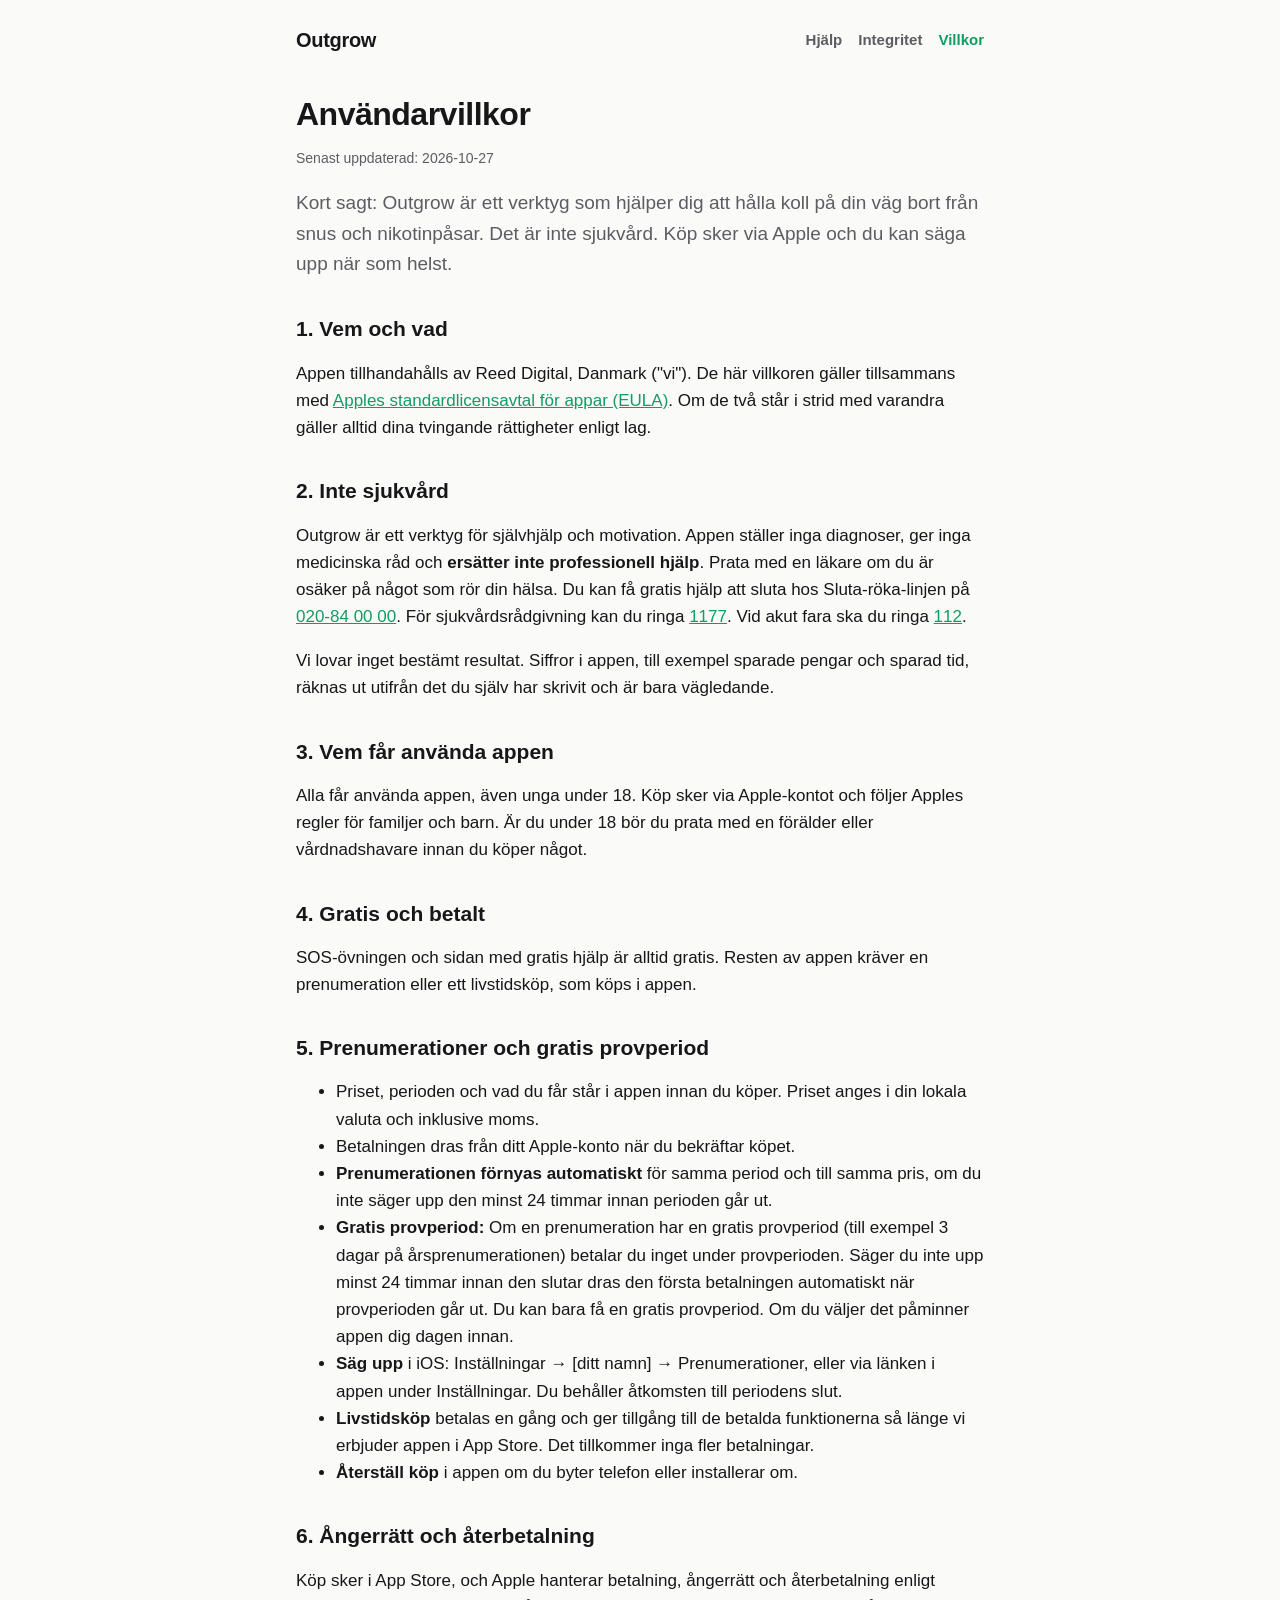
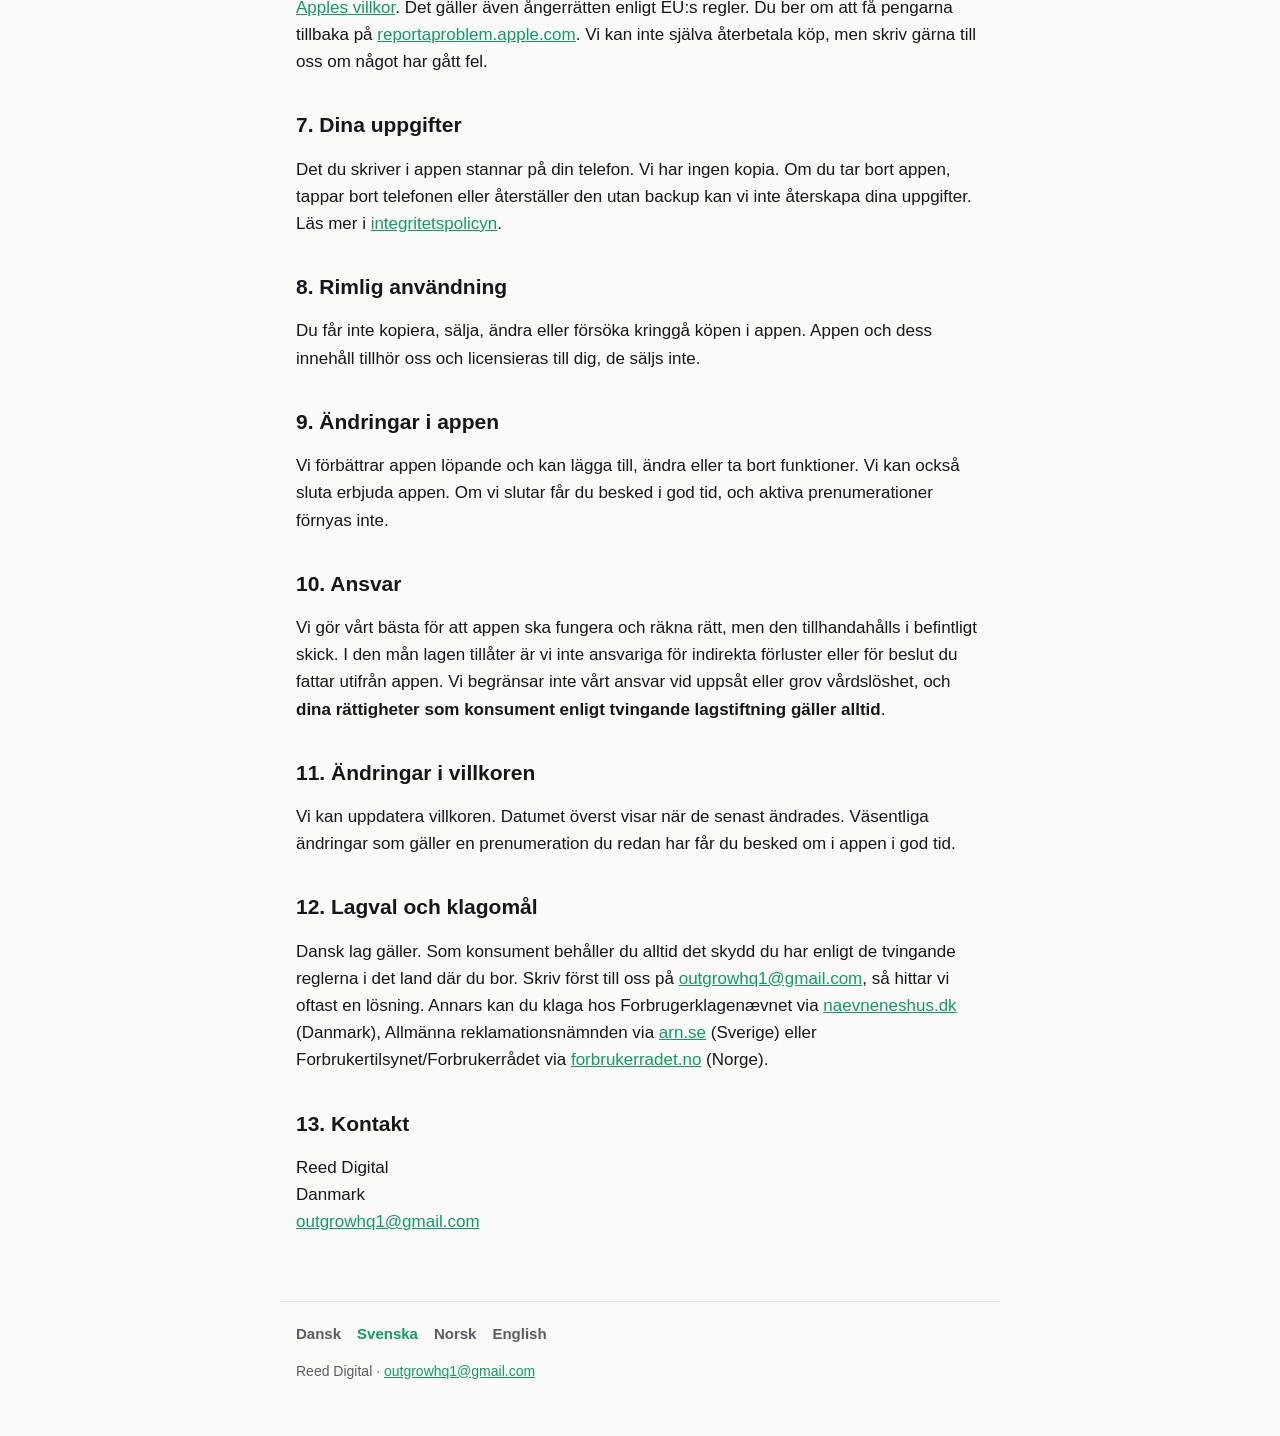
<file: sv/terms.html>
<!doctype html>
<html lang="sv">
<head>
<meta charset="utf-8">
<meta name="viewport" content="width=device-width, initial-scale=1">
<title>Användarvillkor · Outgrow</title>
<meta name="description" content="Villkor för användning av Outgrow, prenumerationer och köp.">
<link rel="stylesheet" href="../style.css">
</head>
<body>
<header>
  <a class="brand" href="./">Outgrow</a>
  <nav><a href="./">Hjälp</a><a href="privacy.html">Integritet</a><a href="terms.html" aria-current="page">Villkor</a></nav>
</header>
<main>
<h1>Användarvillkor</h1>
<p class="meta">Senast uppdaterad: 2026-10-27</p>

<p class="lead">Kort sagt: Outgrow är ett verktyg som hjälper dig att hålla koll på din väg bort från snus och nikotinpåsar. Det är inte sjukvård. Köp sker via Apple och du kan säga upp när som helst.</p>

<h2>1. Vem och vad</h2>
<p>Appen tillhandahålls av Reed Digital, Danmark ("vi"). De här villkoren gäller tillsammans med <a href="https://www.apple.com/legal/internet-services/itunes/dev/stdeula/">Apples standardlicensavtal för appar (EULA)</a>. Om de två står i strid med varandra gäller alltid dina tvingande rättigheter enligt lag.</p>

<h2>2. Inte sjukvård</h2>
<p>Outgrow är ett verktyg för självhjälp och motivation. Appen ställer inga diagnoser, ger inga medicinska råd och <strong>ersätter inte professionell hjälp</strong>. Prata med en läkare om du är osäker på något som rör din hälsa. Du kan få gratis hjälp att sluta hos Sluta-röka-linjen på <a href="tel:0208400000">020-84 00 00</a>. För sjukvårdsrådgivning kan du ringa <a href="tel:1177">1177</a>. Vid akut fara ska du ringa <a href="tel:112">112</a>.</p>
<p>Vi lovar inget bestämt resultat. Siffror i appen, till exempel sparade pengar och sparad tid, räknas ut utifrån det du själv har skrivit och är bara vägledande.</p>

<h2>3. Vem får använda appen</h2>
<p>Alla får använda appen, även unga under 18. Köp sker via Apple-kontot och följer Apples regler för familjer och barn. Är du under 18 bör du prata med en förälder eller vårdnadshavare innan du köper något.</p>

<h2>4. Gratis och betalt</h2>
<p>SOS-övningen och sidan med gratis hjälp är alltid gratis. Resten av appen kräver en prenumeration eller ett livstidsköp, som köps i appen.</p>

<h2>5. Prenumerationer och gratis provperiod</h2>
<ul>
  <li>Priset, perioden och vad du får står i appen innan du köper. Priset anges i din lokala valuta och inklusive moms.</li>
  <li>Betalningen dras från ditt Apple-konto när du bekräftar köpet.</li>
  <li><strong>Prenumerationen förnyas automatiskt</strong> för samma period och till samma pris, om du inte säger upp den minst 24 timmar innan perioden går ut.</li>
  <li><strong>Gratis provperiod:</strong> Om en prenumeration har en gratis provperiod (till exempel 3 dagar på årsprenumerationen) betalar du inget under provperioden. Säger du inte upp minst 24 timmar innan den slutar dras den första betalningen automatiskt när provperioden går ut. Du kan bara få en gratis provperiod. Om du väljer det påminner appen dig dagen innan.</li>
  <li><strong>Säg upp</strong> i iOS: Inställningar → [ditt namn] → Prenumerationer, eller via länken i appen under Inställningar. Du behåller åtkomsten till periodens slut.</li>
  <li><strong>Livstidsköp</strong> betalas en gång och ger tillgång till de betalda funktionerna så länge vi erbjuder appen i App Store. Det tillkommer inga fler betalningar.</li>
  <li><strong>Återställ köp</strong> i appen om du byter telefon eller installerar om.</li>
</ul>

<h2>6. Ångerrätt och återbetalning</h2>
<p>Köp sker i App Store, och Apple hanterar betalning, ångerrätt och återbetalning enligt <a href="https://www.apple.com/legal/internet-services/itunes/">Apples villkor</a>. Det gäller även ångerrätten enligt EU:s regler. Du ber om att få pengarna tillbaka på <a href="https://reportaproblem.apple.com">reportaproblem.apple.com</a>. Vi kan inte själva återbetala köp, men skriv gärna till oss om något har gått fel.</p>

<h2>7. Dina uppgifter</h2>
<p>Det du skriver i appen stannar på din telefon. Vi har ingen kopia. Om du tar bort appen, tappar bort telefonen eller återställer den utan backup kan vi inte återskapa dina uppgifter. Läs mer i <a href="privacy.html">integritetspolicyn</a>.</p>

<h2>8. Rimlig användning</h2>
<p>Du får inte kopiera, sälja, ändra eller försöka kringgå köpen i appen. Appen och dess innehåll tillhör oss och licensieras till dig, de säljs inte.</p>

<h2>9. Ändringar i appen</h2>
<p>Vi förbättrar appen löpande och kan lägga till, ändra eller ta bort funktioner. Vi kan också sluta erbjuda appen. Om vi slutar får du besked i god tid, och aktiva prenumerationer förnyas inte.</p>

<h2>10. Ansvar</h2>
<p>Vi gör vårt bästa för att appen ska fungera och räkna rätt, men den tillhandahålls i befintligt skick. I den mån lagen tillåter är vi inte ansvariga för indirekta förluster eller för beslut du fattar utifrån appen. Vi begränsar inte vårt ansvar vid uppsåt eller grov vårdslöshet, och <strong>dina rättigheter som konsument enligt tvingande lagstiftning gäller alltid</strong>.</p>

<h2>11. Ändringar i villkoren</h2>
<p>Vi kan uppdatera villkoren. Datumet överst visar när de senast ändrades. Väsentliga ändringar som gäller en prenumeration du redan har får du besked om i appen i god tid.</p>

<h2>12. Lagval och klagomål</h2>
<p>Dansk lag gäller. Som konsument behåller du alltid det skydd du har enligt de tvingande reglerna i det land där du bor. Skriv först till oss på <a href="mailto:outgrowhq1@gmail.com">outgrowhq1@gmail.com</a>, så hittar vi oftast en lösning. Annars kan du klaga hos Forbrugerklagenævnet via <a href="https://naevneneshus.dk">naevneneshus.dk</a> (Danmark), Allmänna reklamationsnämnden via <a href="https://www.arn.se">arn.se</a> (Sverige) eller Forbrukertilsynet/Forbrukerrådet via <a href="https://www.forbrukerradet.no">forbrukerradet.no</a> (Norge).</p>

<h2>13. Kontakt</h2>
<p>Reed Digital<br>Danmark<br><a href="mailto:outgrowhq1@gmail.com">outgrowhq1@gmail.com</a></p>
</main>
<footer>
  <nav class="langs"><a href="../da/terms.html" hreflang="da">Dansk</a><a href="../sv/terms.html" hreflang="sv" aria-current="true">Svenska</a><a href="../nb/terms.html" hreflang="nb">Norsk</a><a href="../en/terms.html" hreflang="en">English</a></nav>
  <p>Reed Digital · <a href="mailto:outgrowhq1@gmail.com">outgrowhq1@gmail.com</a></p>
</footer>
</body>
</html>
</file>
<file: style.css>
:root {
  --bg: #fafaf8;
  --text: #17171a;
  --dim: #5c5c63;
  --line: #e4e4e0;
  --card: #ffffff;
  --accent: #0f9d63;
  color-scheme: light dark;
}
@media (prefers-color-scheme: dark) {
  :root {
    --bg: #0a0a0b;
    --text: #f4f4f2;
    --dim: #a3a3a8;
    --line: #2a2a2e;
    --card: #141416;
    --accent: #3df5a7;
  }
}
* { box-sizing: border-box; }
body {
  margin: 0;
  background: var(--bg);
  color: var(--text);
  font: 17px/1.6 -apple-system, BlinkMacSystemFont, 'Inter', 'Segoe UI', Roboto, sans-serif;
  -webkit-text-size-adjust: 100%;
}
header, main, footer { max-width: 720px; margin: 0 auto; padding: 0 16px; }
header { display: flex; flex-wrap: wrap; gap: 12px 24px; align-items: center; justify-content: space-between; padding-top: 24px; padding-bottom: 8px; }
.brand { font-weight: 800; font-size: 20px; letter-spacing: -0.3px; color: var(--text); text-decoration: none; }
header nav, .langs { display: flex; flex-wrap: wrap; gap: 4px 16px; }
nav a { color: var(--dim); text-decoration: none; font-weight: 600; font-size: 15px; }
nav a[aria-current] { color: var(--accent); }
main { padding-bottom: 48px; }
h1 { font-size: 32px; line-height: 1.15; letter-spacing: -0.5px; margin: 32px 0 8px; }
h2 { font-size: 21px; line-height: 1.3; margin: 36px 0 8px; }
h3 { font-size: 17px; margin: 24px 0 4px; }
p, li { color: var(--text); }
.lead { font-size: 19px; color: var(--dim); }
.meta { color: var(--dim); font-size: 14px; }
a { color: var(--accent); }
.card { background: var(--card); border: 1px solid var(--line); border-radius: 16px; padding: 4px 20px; margin: 20px 0; }
table { width: 100%; border-collapse: collapse; font-size: 15px; margin: 12px 0; display: block; overflow-x: auto; }
th, td { text-align: left; vertical-align: top; padding: 10px 12px 10px 0; border-bottom: 1px solid var(--line); }
th { color: var(--dim); font-weight: 600; }
@media (max-width: 600px) {
  /* Each row becomes a small card; the first cell is its title. */
  table, tbody, tr, td { display: block; }
  thead { display: none; }
  tr { border-bottom: 1px solid var(--line); padding: 12px 0; }
  td { border: 0; padding: 2px 0; }
  td:first-child { font-weight: 700; padding-bottom: 6px; }
  td:empty { display: none; }
}
footer { border-top: 1px solid var(--line); padding-top: 20px; padding-bottom: 40px; color: var(--dim); font-size: 14px; }
footer p { color: var(--dim); }
</file>
